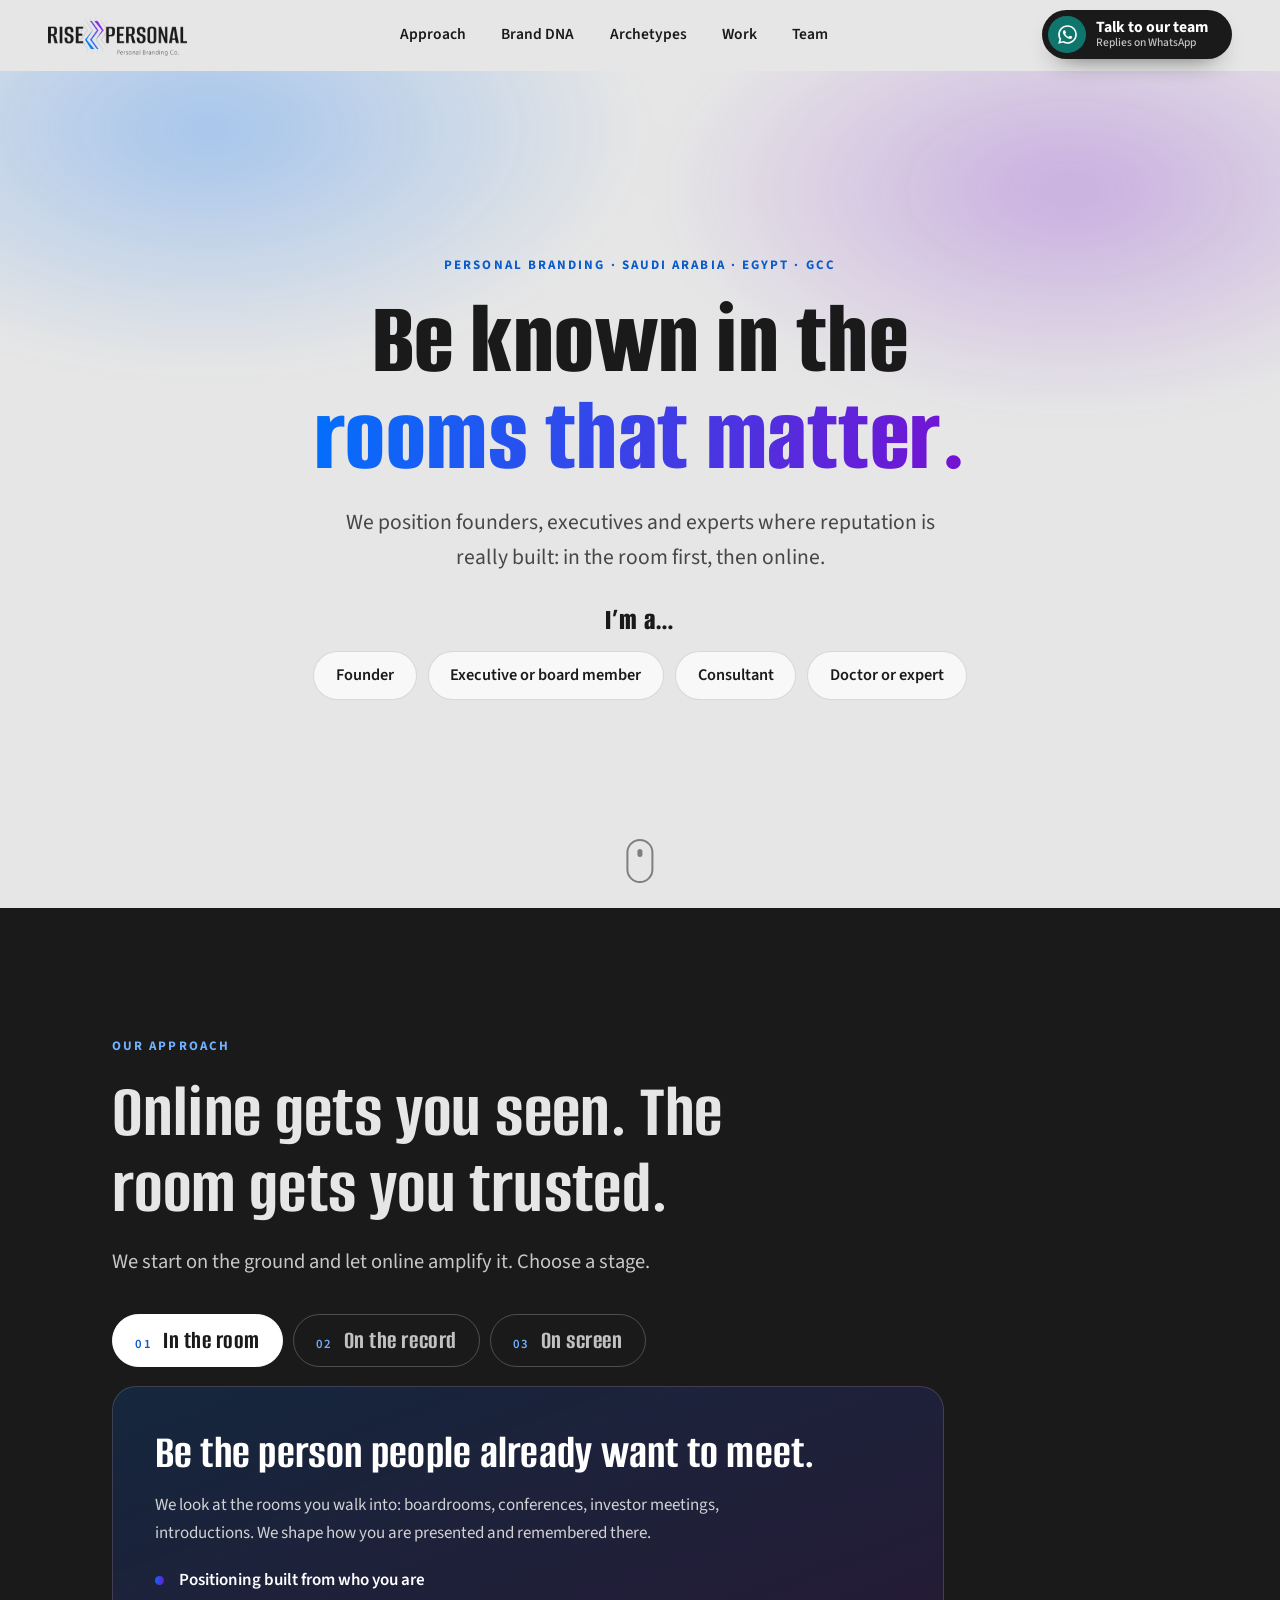
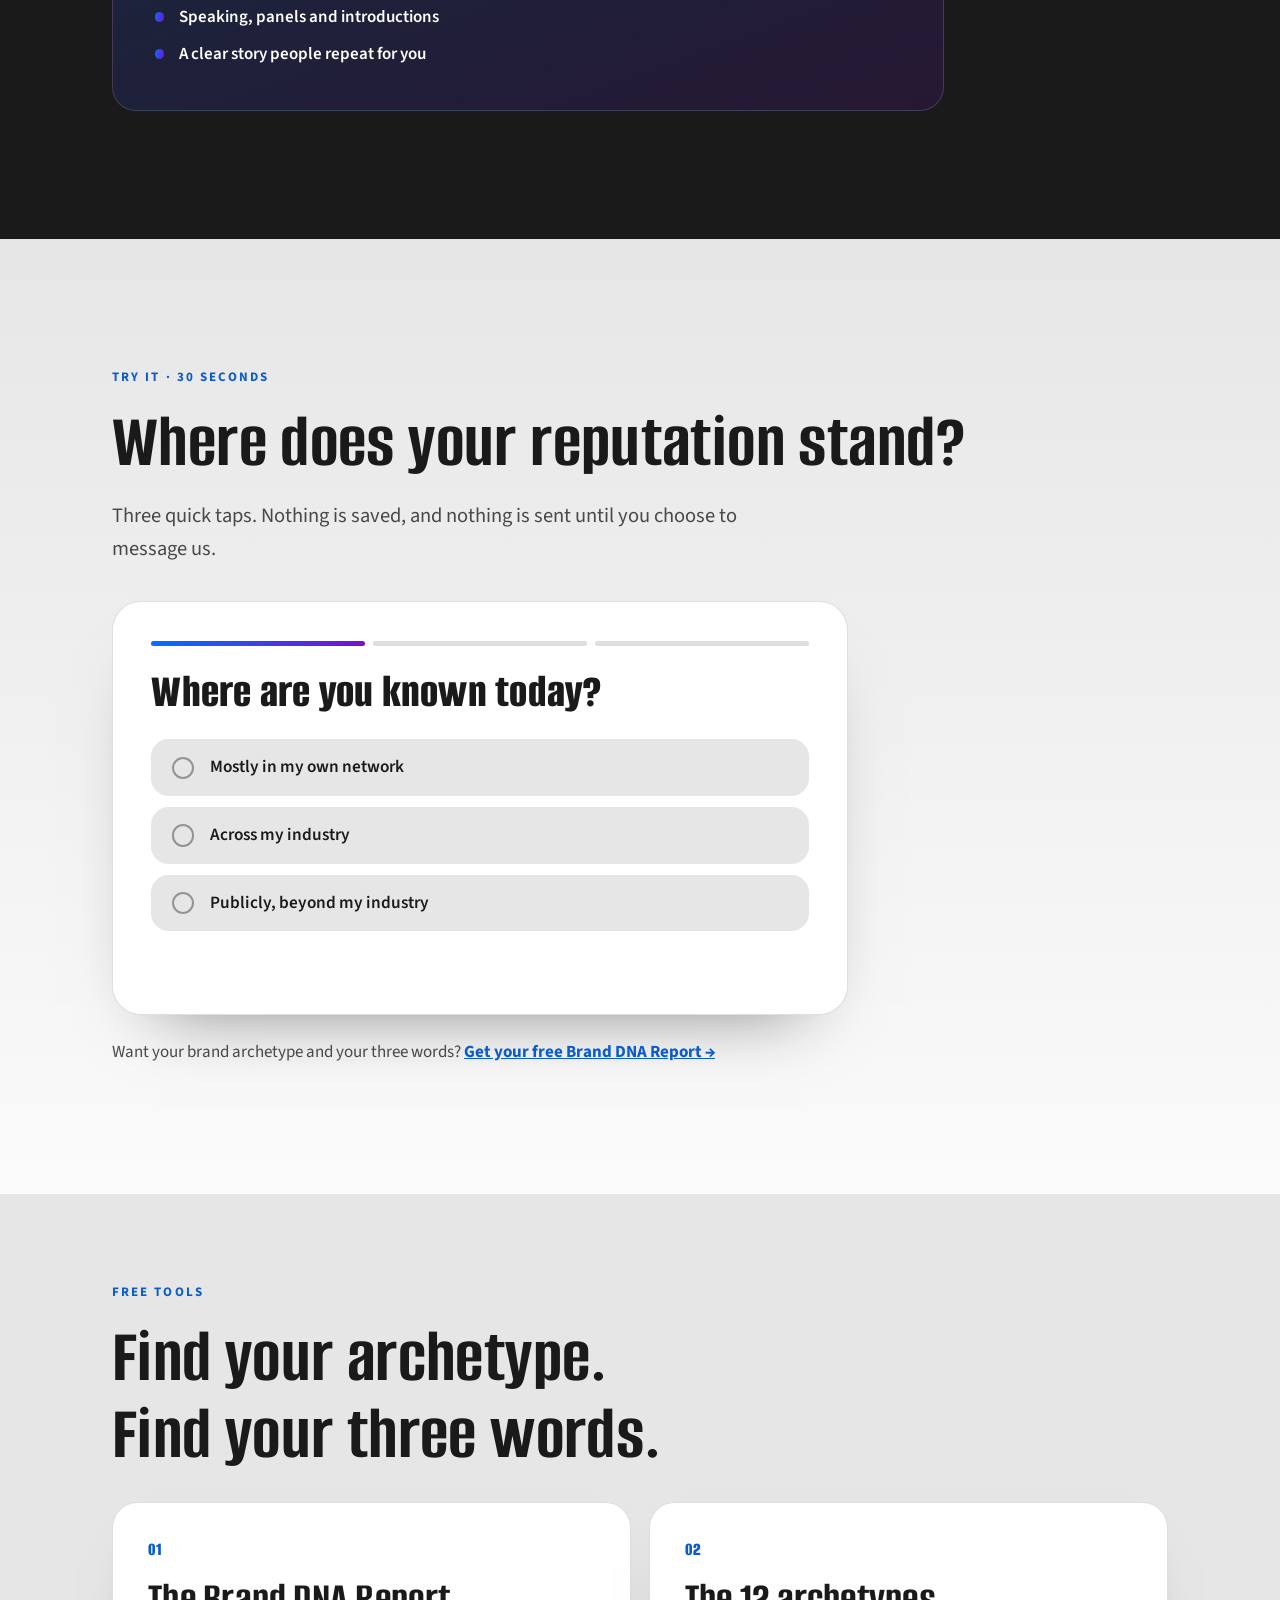
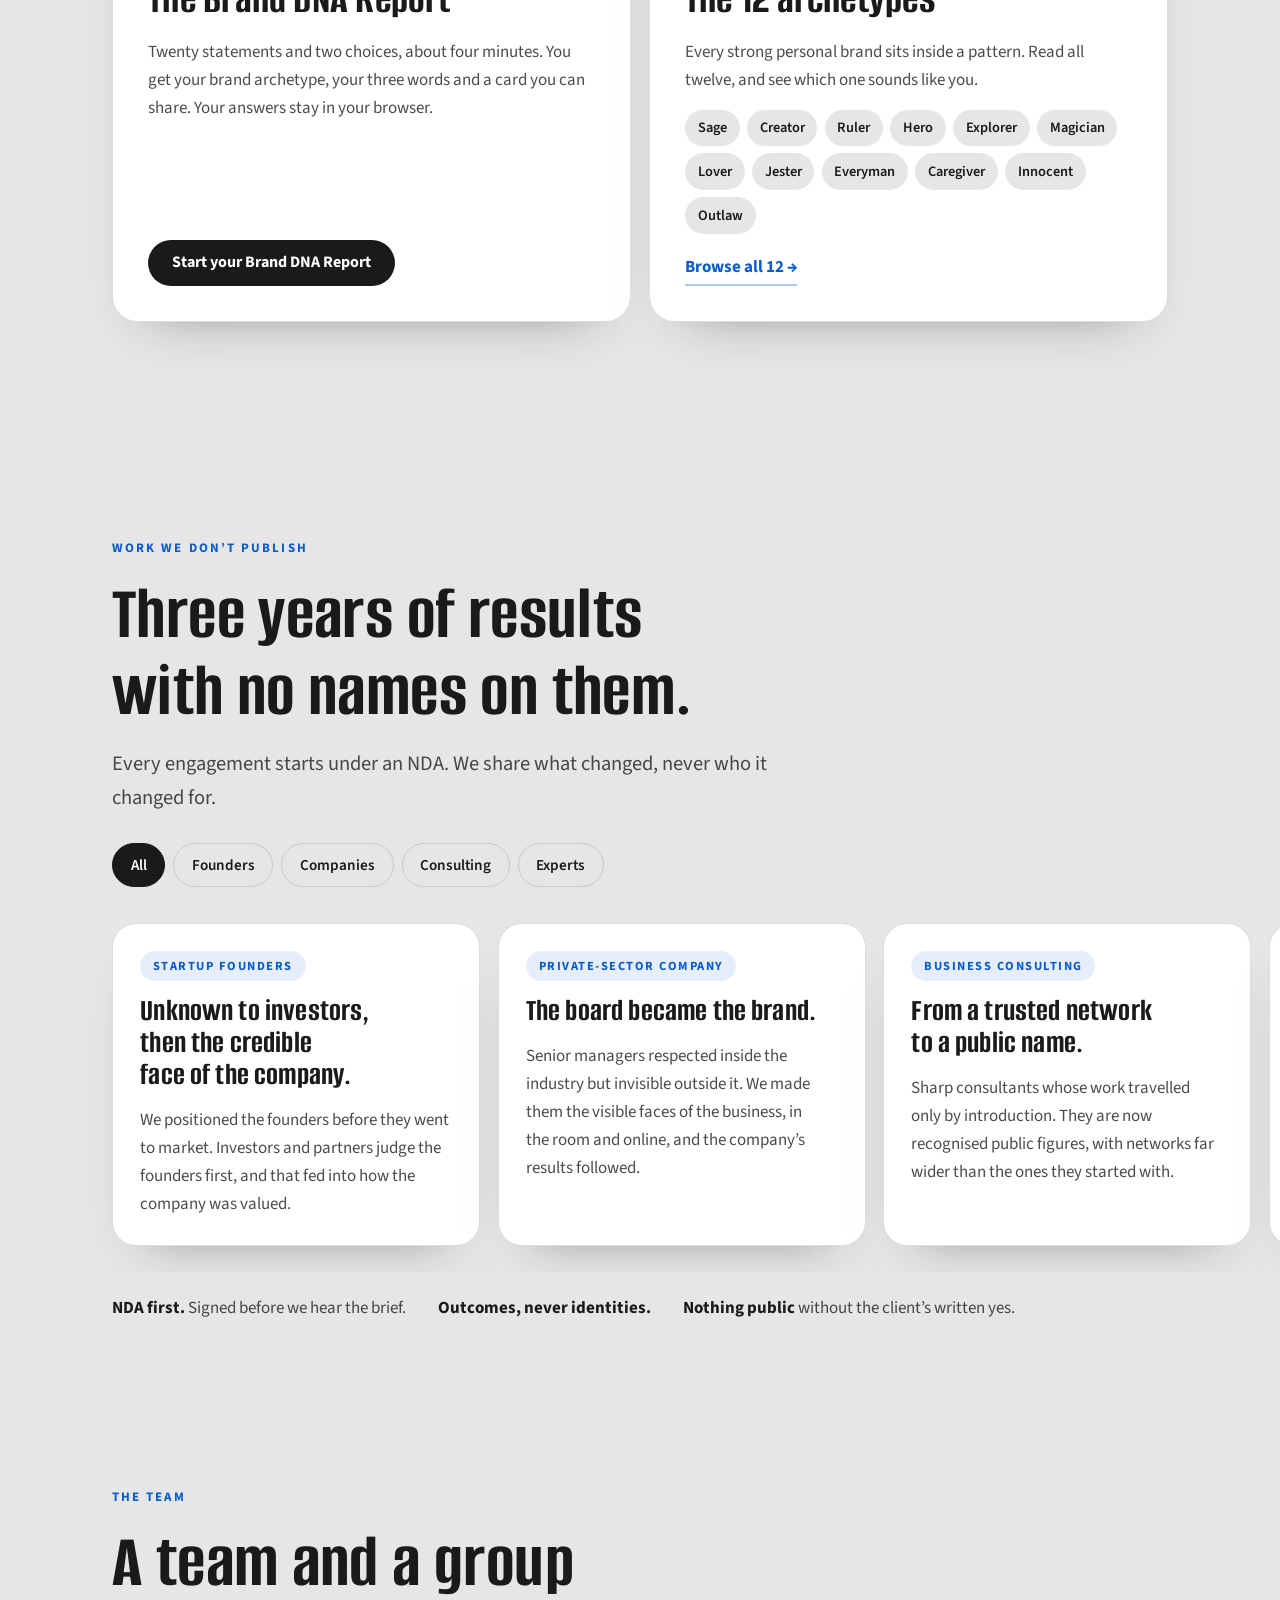
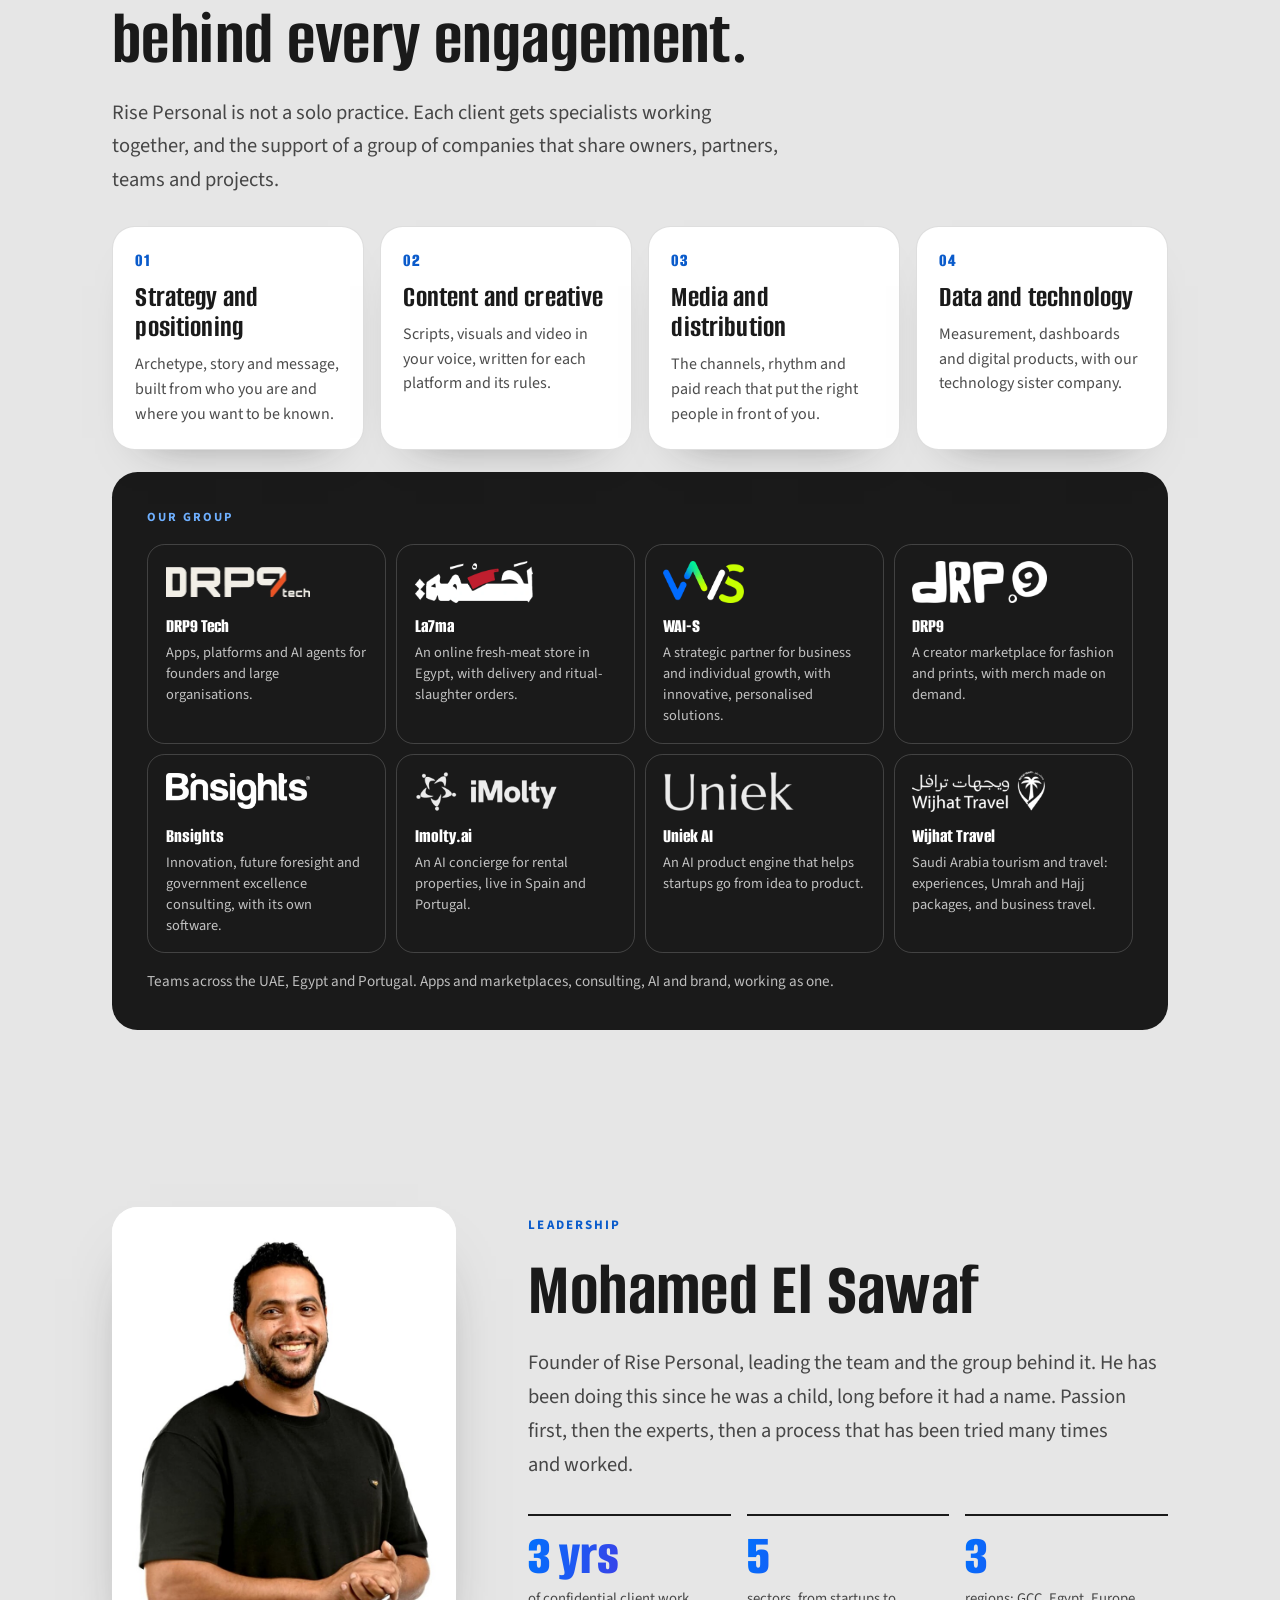
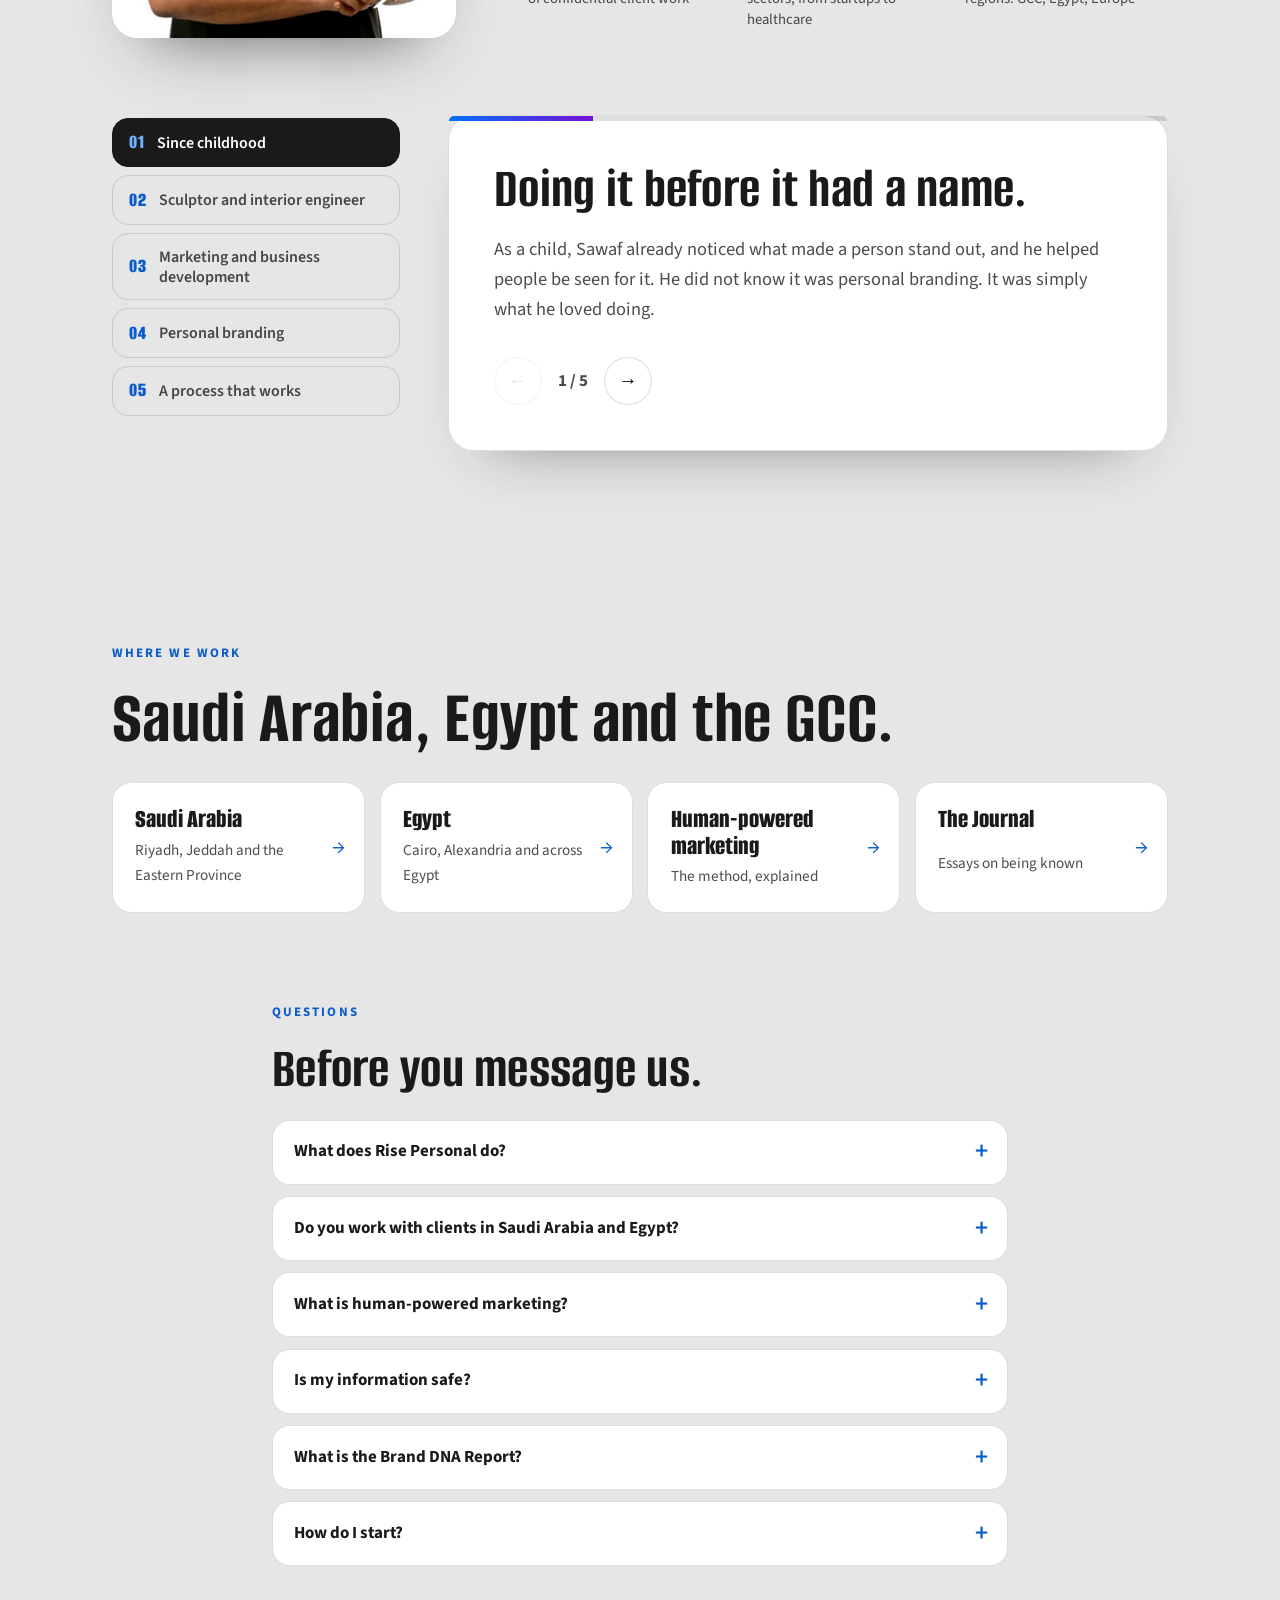
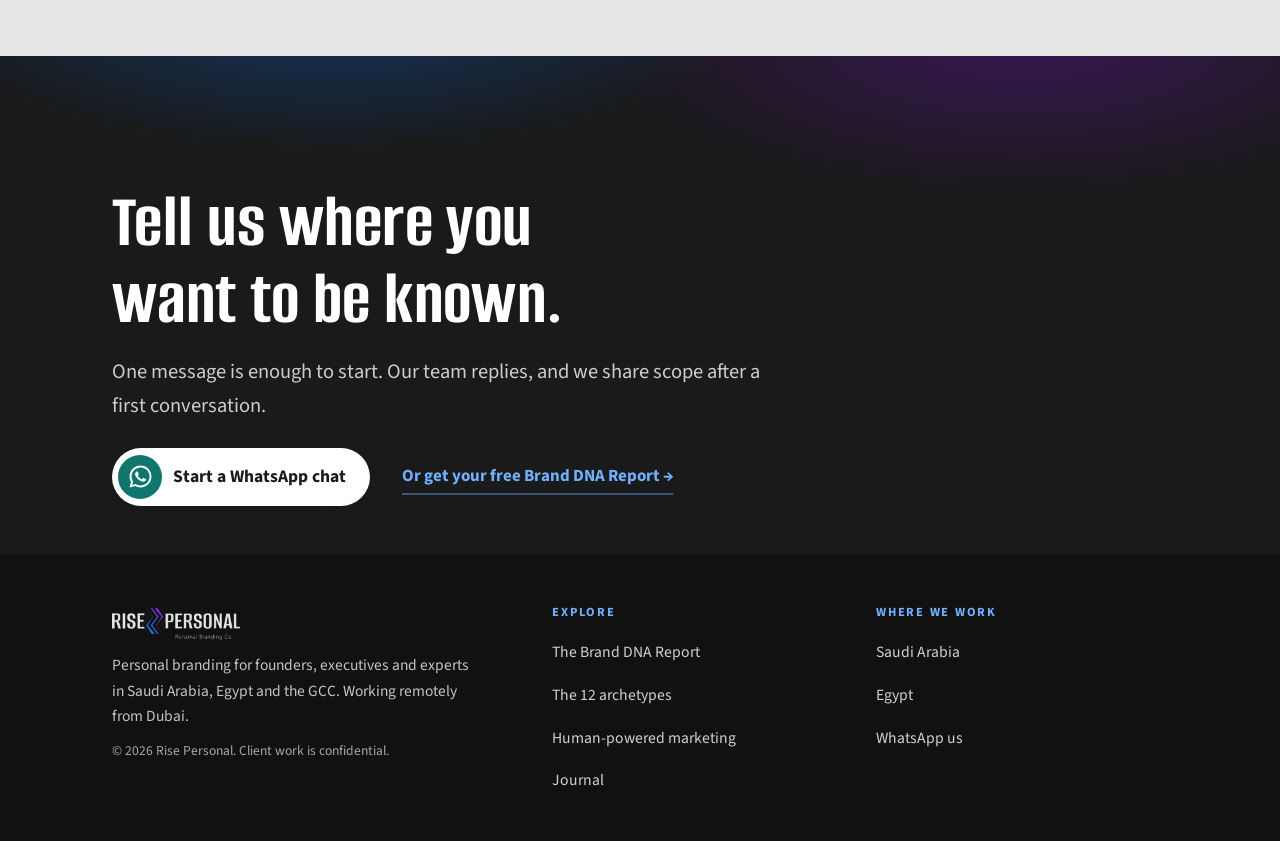
<file: index.html>
<!doctype html>
<html lang="en">
<head>
<meta charset="utf-8">
<meta name="viewport" content="width=device-width,initial-scale=1,viewport-fit=cover">
<noscript><style>.reveal{opacity:1!important;transform:none!important}</style></noscript>
<title>Personal Branding: Saudi Arabia, Egypt &amp; GCC | Rise Personal</title>
<meta name="description" content="Rise Personal positions founders, executives and experts where reputation is built: in the room first, then online. Saudi Arabia, Egypt and the GCC.">
<meta name="theme-color" content="#1A1A1A">
<meta name="robots" content="index,follow,max-image-preview:large">
<link rel="canonical" href="https://www.risepersonal.com/">
<link rel="alternate" hreflang="en" href="https://www.risepersonal.com/">
<link rel="alternate" hreflang="x-default" href="https://www.risepersonal.com/">
<link rel="icon" href="assets/favicon.png">
<meta property="og:type" content="website">
<meta property="og:site_name" content="Rise Personal">
<meta property="og:locale" content="en_US">
<meta property="og:title" content="Personal Branding: Saudi Arabia, Egypt &amp; GCC | Rise Personal">
<meta property="og:description" content="Rise Personal positions founders, executives and experts where reputation is built: in the room first, then online. Saudi Arabia, Egypt and the GCC.">
<meta property="og:url" content="https://www.risepersonal.com/">
<meta property="og:image" content="https://www.risepersonal.com/assets/og-rise-personal.jpg">
<meta property="og:image:width" content="1200">
<meta property="og:image:height" content="630">
<meta name="twitter:card" content="summary_large_image">
<meta name="twitter:title" content="Personal Branding: Saudi Arabia, Egypt &amp; GCC | Rise Personal">
<meta name="twitter:description" content="Rise Personal positions founders, executives and experts where reputation is built: in the room first, then online. Saudi Arabia, Egypt and the GCC.">
<meta name="twitter:image" content="https://www.risepersonal.com/assets/og-rise-personal.jpg">
<link rel="preconnect" href="https://fonts.googleapis.com">
<link rel="preconnect" href="https://fonts.gstatic.com" crossorigin>
<link href="https://fonts.googleapis.com/css2?family=Alumni+Sans:wght@500;700;800&family=Source+Sans+3:wght@400;500;600;700&display=swap" rel="stylesheet">
<link rel="stylesheet" href="assets/v3.css?v=20">
<script type="application/ld+json">
{
 "@context": "https://schema.org",
 "@graph": [
  {
   "@type": "ProfessionalService",
   "@id": "https://www.risepersonal.com/#org",
   "name": "Rise Personal",
   "url": "https://www.risepersonal.com/",
   "logo": "https://www.risepersonal.com/assets/logo-on-white.png",
   "image": "https://www.risepersonal.com/assets/og-rise-personal.jpg",
   "description": "Personal branding and human-powered marketing for founders, executives and experts in Saudi Arabia, Egypt and the GCC.",
   "slogan": "Be known in the rooms that matter.",
   "areaServed": [
    {
     "@type": "Country",
     "name": "Saudi Arabia"
    },
    {
     "@type": "Country",
     "name": "Egypt"
    },
    {
     "@type": "Country",
     "name": "United Arab Emirates"
    },
    {
     "@type": "AdministrativeArea",
     "name": "Gulf Cooperation Council"
    }
   ],
   "founder": {
    "@id": "https://www.risepersonal.com/#sawaf"
   },
   "affiliation": [
    {
     "@type": "Organization",
     "name": "DRP9 Tech",
     "url": "https://drp9-tech.com"
    },
    {
     "@type": "Organization",
     "name": "DRP9",
     "url": "https://drp9.com"
    },
    {
     "@type": "Organization",
     "name": "La7ma",
     "url": "https://la7ma.com"
    },
    {
     "@type": "Organization",
     "name": "WAI-S",
     "url": "https://wai-s.com"
    },
    {
     "@type": "Organization",
     "name": "Wijhat Travel",
     "url": "https://www.wijhattravel.com"
    },
    {
     "@type": "Organization",
     "name": "Bnsights",
     "url": "https://bnsights.com"
    },
    {
     "@type": "Organization",
     "name": "Imolty",
     "url": "https://imolty.ai"
    },
    {
     "@type": "Organization",
     "name": "Uniek AI",
     "url": "https://uniek.ai"
    }
   ],
   "knowsAbout": [
    "Personal branding",
    "Human-powered marketing",
    "Brand archetypes",
    "Executive positioning"
   ],
   "contactPoint": {
    "@type": "ContactPoint",
    "contactType": "sales",
    "telephone": "+971506832835",
    "availableLanguage": [
     "English"
    ],
    "url": "https://wa.me/971506832835"
   }
  },
  {
   "@type": "WebSite",
   "@id": "https://www.risepersonal.com/#website",
   "url": "https://www.risepersonal.com/",
   "name": "Rise Personal",
   "inLanguage": "en",
   "publisher": {
    "@id": "https://www.risepersonal.com/#org"
   }
  },
  {
   "@type": "Person",
   "@id": "https://www.risepersonal.com/#sawaf",
   "name": "Mohamed El Sawaf",
   "jobTitle": "Founder",
   "worksFor": {
    "@id": "https://www.risepersonal.com/#org"
   },
   "image": "https://www.risepersonal.com/assets/sawaf.jpg"
  },
  {
   "@type": "WebPage",
   "@id": "https://www.risepersonal.com/#webpage",
   "url": "https://www.risepersonal.com/",
   "name": "Personal Branding: Saudi Arabia, Egypt & GCC | Rise Personal",
   "description": "Rise Personal positions founders, executives and experts where reputation is built: in the room first, then online. Saudi Arabia, Egypt and the GCC.",
   "isPartOf": {
    "@id": "https://www.risepersonal.com/#website"
   },
   "about": {
    "@id": "https://www.risepersonal.com/#org"
   },
   "primaryImageOfPage": "https://www.risepersonal.com/assets/og-rise-personal.jpg"
  },
  {
   "@type": "FAQPage",
   "mainEntity": [
    {
     "@type": "Question",
     "name": "What does Rise Personal do?",
     "acceptedAnswer": {
      "@type": "Answer",
      "text": "Rise Personal is a personal branding agency that positions founders, executives and experts so the right people know and trust them. We start in the room, with speaking, introductions and a clear story, then put it on the record and online."
     }
    },
    {
     "@type": "Question",
     "name": "Do you work with clients in Saudi Arabia and Egypt?",
     "acceptedAnswer": {
      "@type": "Answer",
      "text": "Yes. We work with leaders, founders and teams in Saudi Arabia, Egypt and across the GCC, and with clients in Europe. We work remotely from Dubai and do not operate an office in Saudi Arabia or Egypt."
     }
    },
    {
     "@type": "Question",
     "name": "What is human-powered marketing?",
     "acceptedAnswer": {
      "@type": "Answer",
      "text": "It is a marketing approach built on people rather than logos or products, because people trust people. The most reliable brand a company has is the visible reputation of the people who lead it."
     }
    },
    {
     "@type": "Question",
     "name": "Is my information safe?",
     "acceptedAnswer": {
      "@type": "Answer",
      "text": "Yes. We sign an NDA before we hear the brief, and we never name a client, quote them or show their work without their written approval."
     }
    },
    {
     "@type": "Question",
     "name": "What is the Brand DNA Report?",
     "acceptedAnswer": {
      "@type": "Answer",
      "text": "The Brand DNA Report is a free assessment of twenty statements and two choices. It names your brand archetype and your three words in about four minutes. Your answers stay in your browser."
     }
    },
    {
     "@type": "Question",
     "name": "How do I start?",
     "acceptedAnswer": {
      "@type": "Answer",
      "text": "Message us on WhatsApp, or take the Brand DNA Report first. We share scope and pricing after a first conversation about your goals."
     }
    }
   ]
  }
 ]
}
</script>
</head>
<body>
<a class="skip" href="#main">Skip to content</a>
<div class="progress" aria-hidden="true"></div>
<header class="top">
  <a class="brand" href="index.html" aria-label="Rise Personal, home"><img src="assets/logo-on-white.png" alt="Rise Personal" width="160" height="48"></a>
  <nav class="nav-d" aria-label="Primary"><a href="#approach">Approach</a><a href="brand-dna-report.html">Brand DNA</a><a href="archetypes.html">Archetypes</a><a href="#work">Work</a><a href="#team">Team</a></nav>
  <a class="btn btn-wa btn-head" data-wa href="https://wa.me/971506832835"><span class="tx"><b>Talk to our team</b><small>Replies on WhatsApp</small></span></a>
  <button class="burger" type="button" aria-expanded="false" aria-controls="menu" aria-label="Open menu"><span aria-hidden="true"><i></i><i></i><i></i></span></button>
</header>
<div class="menu" id="menu" hidden><nav aria-label="Menu"><a href="#approach">Approach</a><a href="brand-dna-report.html">Brand DNA</a><a href="archetypes.html">Archetypes</a><a href="#work">Work</a><a href="#team">Team</a><a href="personal-branding-saudi-arabia.html">Saudi Arabia</a><a href="personal-branding-egypt.html">Egypt</a><a href="human-powered-marketing.html">Human-powered marketing</a><a href="journal.html">Journal</a></nav></div>
<main id="main">

<!-- 1 · HERO + PICKER -->
<section class="hero" aria-labelledby="h1">
  <div class="glow" aria-hidden="true"></div>
  <p class="eyebrow">Personal branding · Saudi Arabia · Egypt · GCC</p>
  <h1 id="h1">Be known in the <span class="grad">rooms that matter.</span></h1>
  <p class="sub">We position founders, executives and experts where reputation is really built: in the room first, then online.</p>

  <div class="picker" role="radiogroup" aria-labelledby="pick-q">
    <p id="pick-q" class="pick-q">I’m a…</p>
    <div class="chips">
      <button type="button" class="chip" role="radio" aria-checked="false" data-role="founder">Founder</button>
      <button type="button" class="chip" role="radio" aria-checked="false" data-role="exec">Executive or board member</button>
      <button type="button" class="chip" role="radio" aria-checked="false" data-role="consultant">Consultant</button>
      <button type="button" class="chip" role="radio" aria-checked="false" data-role="expert">Doctor or expert</button>
    </div>
    <div class="answer" id="answer" aria-live="polite" hidden>
      <p class="answer-line" id="answer-line"></p>
      <p class="answer-sub" id="answer-sub"></p>
      <div class="answer-cta">
        <a class="btn btn-wa magnet" id="answer-wa" data-wa href="https://wa.me/971506832835">Start a WhatsApp chat</a>
        <a class="btn-link" href="#work" id="answer-story">See a story like yours →</a>
      </div>
    </div>
  </div>
  <a class="scroll-cue" href="#approach" aria-label="Scroll to the approach"><span></span></a>
</section>

<!-- 2 · APPROACH -->
<section id="approach" class="approach" aria-labelledby="h-approach">
  <div class="wrap">
    <p class="eyebrow reveal">Our approach</p>
    <h2 id="h-approach" class="reveal">Online gets you seen. The room gets you trusted.</h2>
    <p class="lede reveal">We start on the ground and let online amplify it. Choose a stage.</p>

    <div class="tabs" role="tablist" aria-label="Three stages of positioning">
      <button role="tab" id="t1" aria-selected="true" aria-controls="p1" class="tab"><span>01</span>In the room</button>
      <button role="tab" id="t2" aria-selected="false" aria-controls="p2" class="tab" tabindex="-1"><span>02</span>On the record</button>
      <button role="tab" id="t3" aria-selected="false" aria-controls="p3" class="tab" tabindex="-1"><span>03</span>On screen</button>
    </div>
    <div class="panels">
      <article id="p1" role="tabpanel" aria-labelledby="t1" class="panel">
        <h3>Be the person people already want to meet.</h3>
        <p>We look at the rooms you walk into: boardrooms, conferences, investor meetings, introductions. We shape how you are presented and remembered there.</p>
        <ul><li>Positioning built from who you are</li><li>Speaking, panels and introductions</li><li>A clear story people repeat for you</li></ul>
      </article>
      <article id="p2" role="tabpanel" aria-labelledby="t2" class="panel" hidden>
        <h3>Be quoted, listed and referenced.</h3>
        <p>Once the story is clear, we put it on the record: press, interviews, profiles and credible mentions that a search or an investor will find.</p>
        <ul><li>Media and thought-leadership plan</li><li>Profiles and features</li><li>Reputation that survives a Google search</li></ul>
      </article>
      <article id="p3" role="tabpanel" aria-labelledby="t3" class="panel" hidden>
        <h3>Show up online as the same person.</h3>
        <p>LinkedIn, video and content that sound like you, not like an agency. Online follows the reputation you earn in the room, so it stays consistent and human.</p>
        <ul><li>Content and scripts in your voice</li><li>Video, short-form and social</li><li>Distribution and paid reach</li></ul>
      </article>
    </div>
  </div>
</section>

<!-- 2b · REPUTATION CHECK -->
<section id="check" class="check" aria-labelledby="h-check">
  <div class="wrap">
    <p class="eyebrow reveal">Try it · 30 seconds</p>
    <h2 id="h-check" class="reveal">Where does your reputation stand?</h2>
    <p class="lede reveal">Three quick taps. Nothing is saved, and nothing is sent until you choose to message us.</p>
    <div class="quiz reveal" id="rc" aria-live="polite">
      <div class="dots" aria-hidden="true"><i class="on"></i><i></i><i></i></div>
      <div class="q-body" id="rc-body"></div>
      <div class="q-nav"><button type="button" class="btn-link" id="rc-back" hidden>← Back</button></div>
    </div>
    <p class="after-quiz reveal">Want your brand archetype and your three words? <a href="brand-dna-report.html">Get your free Brand DNA Report →</a></p>
  </div>
</section>

<!-- 2c · SNAPSHOT + ARCHETYPES -->
<section id="snapshot" class="band" aria-labelledby="h-snap">
  <div class="wrap">
    <p class="eyebrow reveal">Free tools</p>
    <h2 id="h-snap" class="reveal">Find your archetype. Find your three words.</h2>
    <div class="band-grid">
      <article class="tool reveal">
        <span class="tool-n">01</span>
        <h3>The Brand DNA Report</h3>
        <p>Twenty statements and two choices, about four minutes. You get your brand archetype, your three words and a card you can share. Your answers stay in your browser.</p>
        <a class="btn btn-ink" href="brand-dna-report.html">Start your Brand DNA Report</a>
      </article>
      <article class="tool reveal" style="--i:1">
        <span class="tool-n">02</span>
        <h3>The 12 archetypes</h3>
        <p>Every strong personal brand sits inside a pattern. Read all twelve, and see which one sounds like you.</p>
        <div class="pills"><a href="archetypes.html#sage">Sage</a><a href="archetypes.html#creator">Creator</a><a href="archetypes.html#ruler">Ruler</a><a href="archetypes.html#hero">Hero</a><a href="archetypes.html#explorer">Explorer</a><a href="archetypes.html#magician">Magician</a><a href="archetypes.html#lover">Lover</a><a href="archetypes.html#jester">Jester</a><a href="archetypes.html#everyman">Everyman</a><a href="archetypes.html#caregiver">Caregiver</a><a href="archetypes.html#innocent">Innocent</a><a href="archetypes.html#outlaw">Outlaw</a></div>
        <a class="btn-link" href="archetypes.html">Browse all 12 →</a>
      </article>
    </div>
  </div>
</section>

<!-- 3 · WORK -->
<section id="work" class="work" aria-labelledby="h-work">
  <div class="wrap">
    <p class="eyebrow reveal">Work we don’t publish</p>
    <h2 id="h-work" class="reveal">Three years of results with no names on them.</h2>
    <p class="lede reveal">Every engagement starts under an NDA. We share what changed, never who it changed for.</p>
    <div class="filters" role="group" aria-label="Filter stories">
      <button class="f on" data-f="all" aria-pressed="true">All</button>
      <button class="f" data-f="founder" aria-pressed="false">Founders</button>
      <button class="f" data-f="exec" aria-pressed="false">Companies</button>
      <button class="f" data-f="consultant" aria-pressed="false">Consulting</button>
      <button class="f" data-f="expert" aria-pressed="false">Experts</button>
    </div>
  </div>
  <div class="rail" tabindex="0" aria-label="Success stories, scroll sideways">
    <article class="story" data-for="founder">
      <span class="tag">Startup founders</span>
      <h3>Unknown to investors, then the credible face of the company.</h3>
      <p>We positioned the founders before they went to market. Investors and partners judge the founders first, and that fed into how the company was valued.</p>
    </article>
    <article class="story" data-for="exec">
      <span class="tag">Private-sector company</span>
      <h3>The board became the brand.</h3>
      <p>Senior managers respected inside the industry but invisible outside it. We made them the visible faces of the business, in the room and online, and the company’s results followed.</p>
    </article>
    <article class="story" data-for="consultant">
      <span class="tag">Business consulting</span>
      <h3>From a trusted network to a public name.</h3>
      <p>Sharp consultants whose work travelled only by introduction. They are now recognised public figures, with networks far wider than the ones they started with.</p>
    </article>
    <article class="story" data-for="expert">
      <span class="tag">Healthcare</span>
      <h3>Known by word of mouth, now by reputation.</h3>
      <p>A physician whose expertise was known to few. We built her message around her values and made it visible, within the rules her profession sets.</p>
    </article>
    <article class="story" data-for="expert">
      <span class="tag">Sustainability</span>
      <h3>From no online presence to a recognised voice.</h3>
      <p>A sustainability leader with no public profile. We started with what she stands for, then built her presence on the ground and online.</p>
    </article>
    <article class="story story-nda" data-for="all">
      <span class="tag">Your story</span>
      <h3>Want to know more?</h3>
      <p>Ask for a confidential introduction. We share only what each client has agreed to.</p>
      <a class="btn btn-wa" data-wa data-msg="Hello Rise Personal, I'd like a confidential introduction." href="https://wa.me/971506832835">Request an introduction</a>
    </article>
  </div>
  <div class="wrap">
    <ul class="promise reveal">
      <li><strong>NDA first.</strong> Signed before we hear the brief.</li>
      <li><strong>Outcomes, never identities.</strong></li>
      <li><strong>Nothing public</strong> without the client’s written yes.</li>
    </ul>
  </div>
</section>

<!-- 3c · TEAM -->
<section id="team" class="team" aria-labelledby="h-team">
  <div class="wrap">
    <p class="eyebrow reveal">The team</p>
    <h2 id="h-team" class="reveal">A team and a group behind every engagement.</h2>
    <p class="lede reveal">Rise Personal is not a solo practice. Each client gets specialists working together, and the support of a group of companies that share owners, partners, teams and projects.</p>
    <div class="team-grid">
      <article class="tm reveal"><span class="tool-n">01</span><h3>Strategy and positioning</h3><p>Archetype, story and message, built from who you are and where you want to be known.</p></article>
      <article class="tm reveal" style="--i:1"><span class="tool-n">02</span><h3>Content and creative</h3><p>Scripts, visuals and video in your voice, written for each platform and its rules.</p></article>
      <article class="tm reveal" style="--i:2"><span class="tool-n">03</span><h3>Media and distribution</h3><p>The channels, rhythm and paid reach that put the right people in front of you.</p></article>
      <article class="tm reveal" style="--i:3"><span class="tool-n">04</span><h3>Data and technology</h3><p>Measurement, dashboards and digital products, with our technology sister company.</p></article>
    </div>
    <div class="group reveal">
      <p class="group-h">Our group</p>
      <ul class="group-l">
        <li><a href="https://drp9-tech.com" target="_blank" rel="noopener"><span class="g-logo"><img src="assets/g/drp9tech.webp" alt="" width="582" height="120" loading="lazy" decoding="async"></span><b>DRP9 Tech</b><span class="g-d">Apps, platforms and AI agents for founders and large organisations.</span></a></li>
        <li><a href="https://la7ma.com" target="_blank" rel="noopener"><span class="g-logo"><img src="assets/g/la7ma.webp" alt="" width="341" height="120" loading="lazy" decoding="async"></span><b>La7ma</b><span class="g-d">An online fresh-meat store in Egypt, with delivery and ritual-slaughter orders.</span></a></li>
        <li><a href="https://wai-s.com" target="_blank" rel="noopener"><span class="g-logo"><img src="assets/g/wais.webp" alt="" width="233" height="120" loading="lazy" decoding="async"></span><b>WAI-S</b><span class="g-d">A strategic partner for business and individual growth, with innovative, personalised solutions.</span></a></li>
        <li><a href="https://drp9.com" target="_blank" rel="noopener"><span class="g-logo"><img src="assets/g/drp9.webp" alt="" width="388" height="120" loading="lazy" decoding="async"></span><b>DRP9</b><span class="g-d">A creator marketplace for fashion and prints, with merch made on demand.</span></a></li>
        <li><a href="https://bnsights.com" target="_blank" rel="noopener"><span class="g-logo"><img src="assets/g/bnsights.webp" alt="" width="483" height="120" loading="lazy" decoding="async"></span><b>Bnsights</b><span class="g-d">Innovation, future foresight and government excellence consulting, with its own software.</span></a></li>
        <li><a href="https://imolty.ai" target="_blank" rel="noopener"><span class="g-logo"><img src="assets/g/imolty.webp" alt="" width="414" height="120" loading="lazy" decoding="async"></span><b>Imolty.ai</b><span class="g-d">An AI concierge for rental properties, live in Spain and Portugal.</span></a></li>
        <li><a href="https://uniek.ai" target="_blank" rel="noopener"><span class="g-logo"><img src="assets/g/uniek.webp" alt="" width="381" height="120" loading="lazy" decoding="async"></span><b>Uniek AI</b><span class="g-d">An AI product engine that helps startups go from idea to product.</span></a></li>
        <li><a href="https://www.wijhattravel.com" target="_blank" rel="noopener"><span class="g-logo"><img src="assets/g/wijhat.webp" alt="" width="384" height="120" loading="lazy" decoding="async"></span><b>Wijhat Travel</b><span class="g-d">Saudi Arabia tourism and travel: experiences, Umrah and Hajj packages, and business travel.</span></a></li>
      </ul>
      <p class="group-n">Teams across the UAE, Egypt and Portugal. Apps and marketplaces, consulting, AI and brand, working as one.</p>
    </div>
  </div>
</section>

<!-- 4 · FOUNDER -->
<section id="founder" class="founder" aria-labelledby="h-founder">
  <div class="wrap">
    <div class="founder-head">
      <figure class="photo reveal"><img src="assets/sawaf.jpg" width="800" height="1000" loading="lazy" decoding="async" alt="Mohamed El Sawaf, founder of Rise Personal"></figure>
      <div class="reveal">
        <p class="eyebrow">Leadership</p>
        <h2 id="h-founder">Mohamed El Sawaf</h2>
        <p class="lede">Founder of Rise Personal, leading the team and the group behind it. He has been doing this since he was a child, long before it had a name. Passion first, then the experts, then a process that has been tried many times and worked.</p>
        <div class="facts">
          <div><b>3 yrs</b><span>of confidential client work</span></div>
          <div><b>5</b><span>sectors, from startups to healthcare</span></div>
          <div><b>3</b><span>regions: GCC, Egypt, Europe</span></div>
        </div>
      </div>
    </div>

    <div class="journey reveal" aria-label="Sawaf's journey">
      <ol class="steps" role="tablist" aria-label="Chapters of the journey">
        <li role="presentation"><button role="tab" id="c1" aria-selected="true" aria-controls="cp1"><b>01</b><span>Since childhood</span></button></li>
        <li role="presentation"><button role="tab" id="c2" aria-selected="false" aria-controls="cp2" tabindex="-1"><b>02</b><span>Sculptor and interior engineer</span></button></li>
        <li role="presentation"><button role="tab" id="c3" aria-selected="false" aria-controls="cp3" tabindex="-1"><b>03</b><span>Marketing and business development</span></button></li>
        <li role="presentation"><button role="tab" id="c4" aria-selected="false" aria-controls="cp4" tabindex="-1"><b>04</b><span>Personal branding</span></button></li>
        <li role="presentation"><button role="tab" id="c5" aria-selected="false" aria-controls="cp5" tabindex="-1"><b>05</b><span>A process that works</span></button></li>
      </ol>
      <div class="chapters">
        <div class="track" aria-hidden="true"><i id="track-fill"></i></div>
        <article id="cp1" role="tabpanel" aria-labelledby="c1" class="chapter">
          <h3>Doing it before it had a name.</h3>
          <p>As a child, Sawaf already noticed what made a person stand out, and he helped people be seen for it. He did not know it was personal branding. It was simply what he loved doing.</p>
        </article>
        <article id="cp2" role="tabpanel" aria-labelledby="c2" class="chapter" hidden>
          <h3>A sculptor who creates from scratch.</h3>
          <p>Sawaf graduated from the sculpture department and worked as an interior engineer. His selling point was sculpture: the ability to imagine something and create it from nothing. Before he changed careers, he also made many statues and sculptures across Egypt.</p>
          <p>Shaping something raw until people stop and look taught him a lasting lesson. The same eye for form and presence now goes into how people are seen.</p>
        </article>
        <article id="cp3" role="tabpanel" aria-labelledby="c3" class="chapter" hidden>
          <h3>Learning how business really moves.</h3>
          <p>He moved into marketing and business development. He worked with public-sector clients through <a href="https://bnsights.com" rel="noopener">Bnsights</a>, and on large private-sector projects for high-end clients. He learned how companies win trust, how deals are made, and why people buy from people long before they buy from brands.</p>
          <p>He never did it alone. He and his partners complete the puzzle together, each bringing what the others lack.</p>
        </article>
        <article id="cp4" role="tabpanel" aria-labelledby="c4" class="chapter" hidden>
          <h3>The pattern had a name.</h3>
          <p>Then it became clear: what he had always done was personal branding. And it was impressive what it could do. Supporting people to unleash their potential changed their position and their income. He turned his passion into his work.</p>
        </article>
        <article id="cp5" role="tabpanel" aria-labelledby="c5" class="chapter" hidden>
          <h3>From a talent to a method.</h3>
          <p>He learned from the experts, then tested what he learned with real clients, again and again. What began as passion and talent became a story and a process: frameworks that were tried many times, and they worked.</p>
          <div class="method-mini">
            <span><b>Discovery</b> We listen first.</span>
            <span><b>Blueprint</b> Your voice and values take shape.</span>
            <span><b>Services</b> Your message, identity and reach.</span>
          </div>
        </article>
        <div class="ch-nav">
          <button type="button" class="ch-btn" id="ch-prev" aria-label="Previous chapter">←</button>
          <span id="ch-count" aria-live="polite">1 / 5</span>
          <button type="button" class="ch-btn" id="ch-next" aria-label="Next chapter">→</button>
        </div>
      </div>
    </div>
  </div>
</section>

<!-- 4b · MARKETS -->
<section id="markets" class="markets" aria-labelledby="h-markets">
  <div class="wrap">
    <p class="eyebrow reveal">Where we work</p>
    <h2 id="h-markets" class="reveal">Saudi Arabia, Egypt and the GCC.</h2>
    <div class="mk-grid">
      <a class="mk reveal" href="personal-branding-saudi-arabia.html"><b>Saudi Arabia</b><span>Riyadh, Jeddah and the Eastern Province</span><i aria-hidden="true">→</i></a>
      <a class="mk reveal" style="--i:1" href="personal-branding-egypt.html"><b>Egypt</b><span>Cairo, Alexandria and across Egypt</span><i aria-hidden="true">→</i></a>
      <a class="mk reveal" style="--i:2" href="human-powered-marketing.html"><b>Human-powered marketing</b><span>The method, explained</span><i aria-hidden="true">→</i></a>
      <a class="mk reveal" style="--i:3" href="journal.html"><b>The Journal</b><span>Essays on being known</span><i aria-hidden="true">→</i></a>
    </div>
  </div>
</section>

<!-- 4c · FAQ -->
<section id="faq" class="faq" aria-labelledby="h-faq">
  <div class="wrap faq-wrap">
    <p class="eyebrow reveal">Questions</p>
    <h2 id="h-faq" class="reveal">Before you message us.</h2>
    <div class="faq-list reveal">
      <details class="faq-item" name="faq"><summary>What does Rise Personal do?</summary><p>Rise Personal is a personal branding agency that positions founders, executives and experts so the right people know and trust them. We start in the room, with speaking, introductions and a clear story, then put it on the record and online.</p></details>
      <details class="faq-item" name="faq"><summary>Do you work with clients in Saudi Arabia and Egypt?</summary><p>Yes. We work with leaders, founders and teams in Saudi Arabia, Egypt and across the GCC, and with clients in Europe. We work remotely from Dubai and do not operate an office in Saudi Arabia or Egypt.</p></details>
      <details class="faq-item" name="faq"><summary>What is human-powered marketing?</summary><p>It is a marketing approach built on people rather than logos or products, because people trust people. The most reliable brand a company has is the visible reputation of the people who lead it.</p></details>
      <details class="faq-item" name="faq"><summary>Is my information safe?</summary><p>Yes. We sign an NDA before we hear the brief, and we never name a client, quote them or show their work without their written approval.</p></details>
      <details class="faq-item" name="faq"><summary>What is the Brand DNA Report?</summary><p>The Brand DNA Report is a free assessment of twenty statements and two choices. It names your brand archetype and your three words in about four minutes. Your answers stay in your browser.</p></details>
      <details class="faq-item" name="faq"><summary>How do I start?</summary><p>Message us on WhatsApp, or get the free Brand DNA Report first. We share scope and pricing after a first conversation about your goals.</p></details>
    </div>
  </div>
</section>

<!-- 5 · CTA -->
<section class="cta" aria-labelledby="h-cta">
  <div class="wrap">
    <h2 id="h-cta">Tell us where you want to be known.</h2>
    <p class="lede">One message is enough to start. Our team replies, and we share scope after a first conversation.</p>
    <div class="cta-row">
      <a class="btn btn-wa btn-lg magnet" data-wa href="https://wa.me/971506832835">Start a WhatsApp chat</a>
      <a class="btn-link light" href="brand-dna-report.html">Or get your free Brand DNA Report →</a>
    </div>
  </div>
</section>
</main>
<footer class="foot">
  <div class="wrap foot-grid">
    <div>
      <img src="assets/logo-on-black.png" alt="Rise Personal" width="140" height="42" loading="lazy">
      <p>Personal branding for founders, executives and experts in Saudi Arabia, Egypt and the GCC. Working remotely from Dubai.</p>
      <p class="small">© 2026 Rise Personal. Client work is confidential.</p>
    </div>
    <nav aria-label="Footer">
      <b>Explore</b>
      <a href="brand-dna-report.html">The Brand DNA Report</a>
      <a href="archetypes.html">The 12 archetypes</a>
      <a href="human-powered-marketing.html">Human-powered marketing</a>
      <a href="journal.html">Journal</a>
    </nav>
    <nav aria-label="Markets">
      <b>Where we work</b>
      <a href="personal-branding-saudi-arabia.html">Saudi Arabia</a>
      <a href="personal-branding-egypt.html">Egypt</a>
      <a data-wa href="https://wa.me/971506832835">WhatsApp us</a>
    </nav>
  </div>
</footer>
<script src="assets/site.js" defer></script>
<script src="assets/home.js" defer></script>
</body>
</html>
</file>
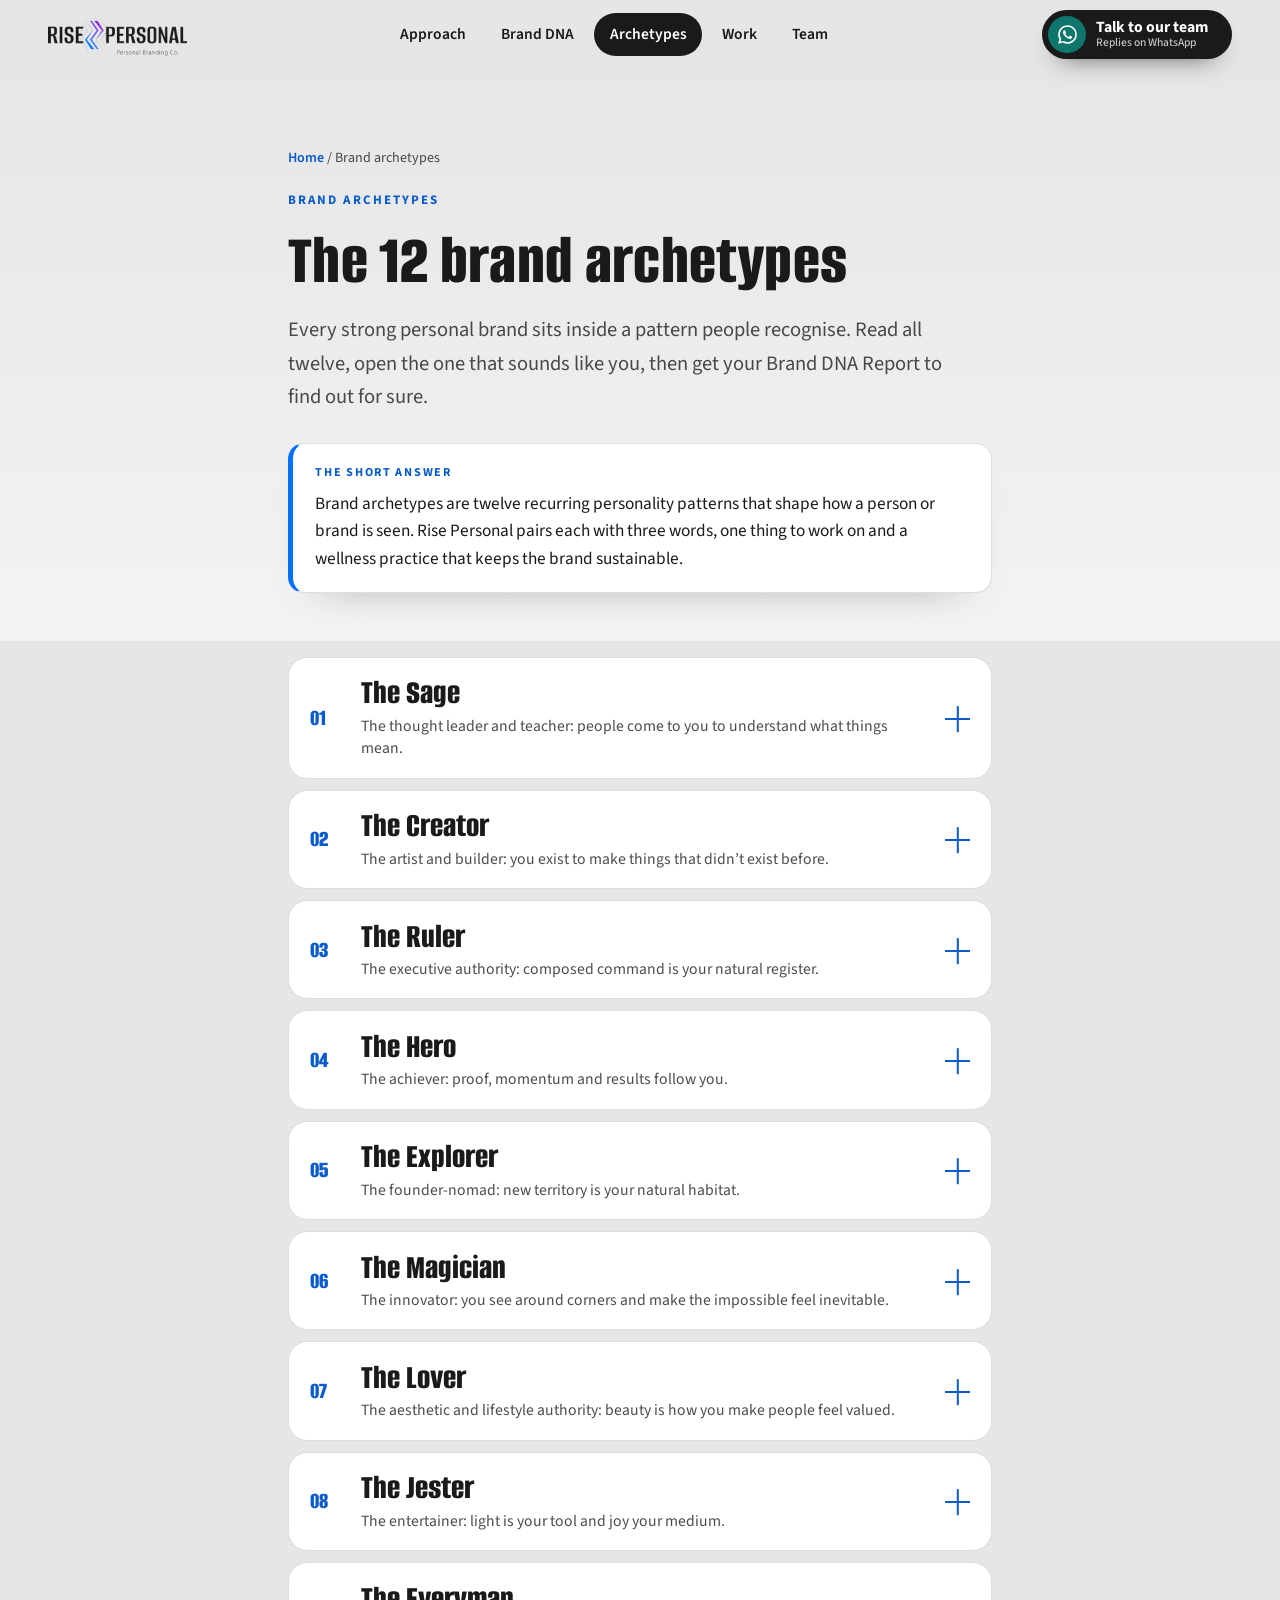
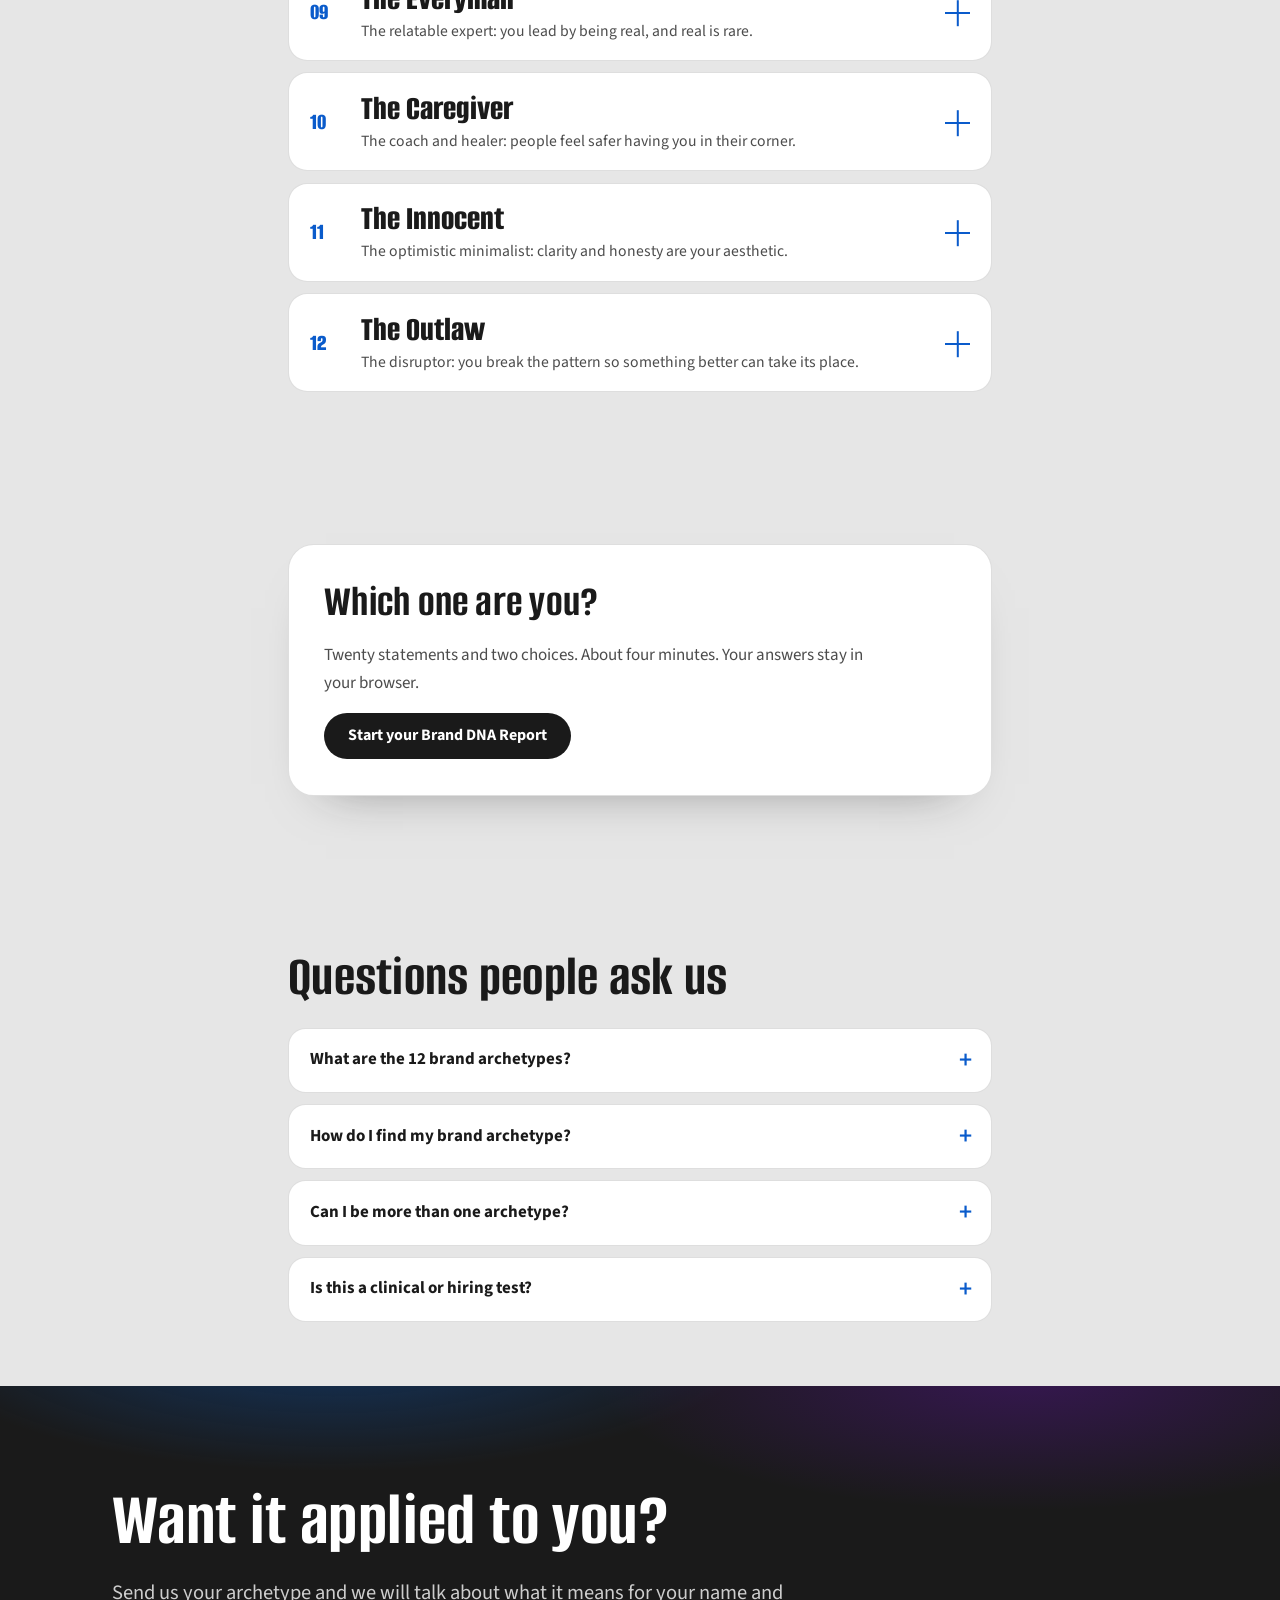
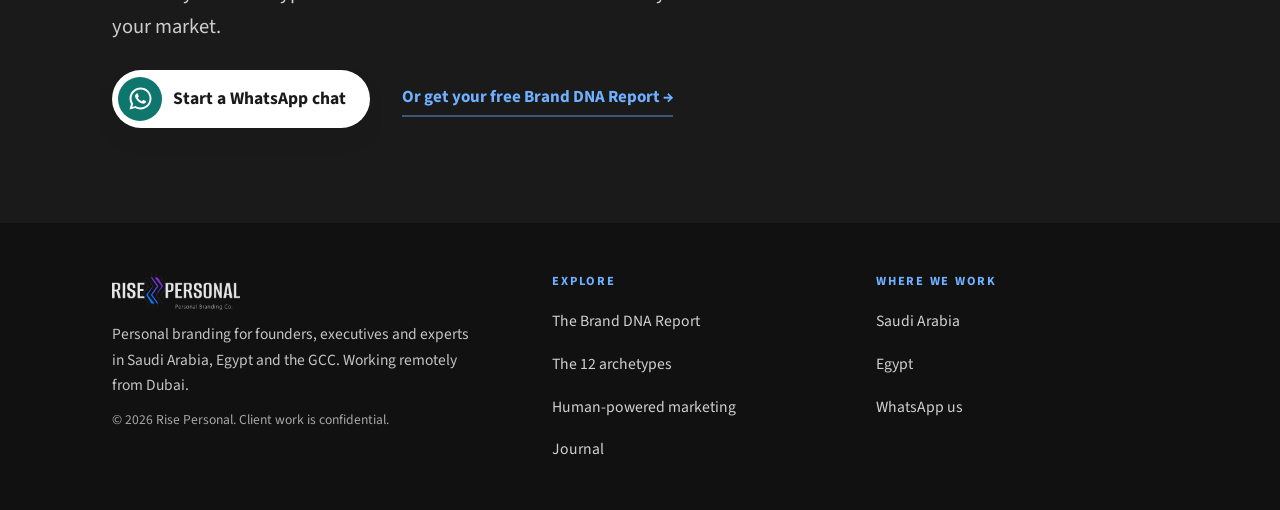
<file: archetypes.html>
<!doctype html>
<html lang="en">
<head>
<meta charset="utf-8">
<meta name="viewport" content="width=device-width,initial-scale=1,viewport-fit=cover">
<noscript><style>.reveal{opacity:1!important;transform:none!important}</style></noscript>
<title>The 12 Brand Archetypes Explained | Rise Personal</title>
<meta name="description" content="The 12 brand archetypes, from Sage to Outlaw, and what each means for your personal brand. Read them all, then find the one that leads yours.">
<meta name="theme-color" content="#1A1A1A">
<meta name="robots" content="index,follow,max-image-preview:large">
<link rel="canonical" href="https://www.risepersonal.com/archetypes.html">
<link rel="alternate" hreflang="en" href="https://www.risepersonal.com/archetypes.html">
<link rel="alternate" hreflang="x-default" href="https://www.risepersonal.com/archetypes.html">
<link rel="icon" href="assets/favicon.png">
<meta property="og:type" content="website">
<meta property="og:site_name" content="Rise Personal">
<meta property="og:locale" content="en_US">
<meta property="og:title" content="The 12 Brand Archetypes Explained | Rise Personal">
<meta property="og:description" content="The 12 brand archetypes, from Sage to Outlaw, and what each means for your personal brand. Read them all, then find the one that leads yours.">
<meta property="og:url" content="https://www.risepersonal.com/archetypes.html">
<meta property="og:image" content="https://www.risepersonal.com/assets/og-rise-personal.jpg">
<meta property="og:image:width" content="1200">
<meta property="og:image:height" content="630">
<meta name="twitter:card" content="summary_large_image">
<meta name="twitter:title" content="The 12 Brand Archetypes Explained | Rise Personal">
<meta name="twitter:description" content="The 12 brand archetypes, from Sage to Outlaw, and what each means for your personal brand. Read them all, then find the one that leads yours.">
<meta name="twitter:image" content="https://www.risepersonal.com/assets/og-rise-personal.jpg">
<link rel="preconnect" href="https://fonts.googleapis.com">
<link rel="preconnect" href="https://fonts.gstatic.com" crossorigin>
<link href="https://fonts.googleapis.com/css2?family=Alumni+Sans:wght@500;700;800&family=Source+Sans+3:wght@400;500;600;700&display=swap" rel="stylesheet">
<link rel="stylesheet" href="assets/v3.css?v=20">
<script type="application/ld+json">
{
 "@context": "https://schema.org",
 "@graph": [
  {
   "@type": "ProfessionalService",
   "@id": "https://www.risepersonal.com/#org",
   "name": "Rise Personal",
   "url": "https://www.risepersonal.com/",
   "logo": "https://www.risepersonal.com/assets/logo-on-white.png",
   "image": "https://www.risepersonal.com/assets/og-rise-personal.jpg",
   "description": "Personal branding and human-powered marketing for founders, executives and experts in Saudi Arabia, Egypt and the GCC.",
   "slogan": "Be known in the rooms that matter.",
   "areaServed": [
    {
     "@type": "Country",
     "name": "Saudi Arabia"
    },
    {
     "@type": "Country",
     "name": "Egypt"
    },
    {
     "@type": "Country",
     "name": "United Arab Emirates"
    },
    {
     "@type": "AdministrativeArea",
     "name": "Gulf Cooperation Council"
    }
   ],
   "founder": {
    "@id": "https://www.risepersonal.com/#sawaf"
   },
   "affiliation": [
    {
     "@type": "Organization",
     "name": "DRP9 Tech",
     "url": "https://drp9-tech.com"
    },
    {
     "@type": "Organization",
     "name": "DRP9",
     "url": "https://drp9.com"
    },
    {
     "@type": "Organization",
     "name": "La7ma",
     "url": "https://la7ma.com"
    },
    {
     "@type": "Organization",
     "name": "WAI-S",
     "url": "https://wai-s.com"
    },
    {
     "@type": "Organization",
     "name": "Wijhat Travel",
     "url": "https://www.wijhattravel.com"
    },
    {
     "@type": "Organization",
     "name": "Bnsights",
     "url": "https://bnsights.com"
    },
    {
     "@type": "Organization",
     "name": "Imolty",
     "url": "https://imolty.ai"
    },
    {
     "@type": "Organization",
     "name": "Uniek AI",
     "url": "https://uniek.ai"
    }
   ],
   "knowsAbout": [
    "Personal branding",
    "Human-powered marketing",
    "Brand archetypes",
    "Executive positioning"
   ],
   "contactPoint": {
    "@type": "ContactPoint",
    "contactType": "sales",
    "telephone": "+971506832835",
    "availableLanguage": [
     "English"
    ],
    "url": "https://wa.me/971506832835"
   }
  },
  {
   "@type": "WebSite",
   "@id": "https://www.risepersonal.com/#website",
   "url": "https://www.risepersonal.com/",
   "name": "Rise Personal",
   "inLanguage": "en",
   "publisher": {
    "@id": "https://www.risepersonal.com/#org"
   }
  },
  {
   "@type": "Person",
   "@id": "https://www.risepersonal.com/#sawaf",
   "name": "Mohamed El Sawaf",
   "jobTitle": "Founder",
   "worksFor": {
    "@id": "https://www.risepersonal.com/#org"
   },
   "image": "https://www.risepersonal.com/assets/sawaf.jpg"
  },
  {
   "@type": "WebPage",
   "@id": "https://www.risepersonal.com/archetypes.html#webpage",
   "url": "https://www.risepersonal.com/archetypes.html",
   "name": "The 12 Brand Archetypes Explained | Rise Personal",
   "description": "The 12 brand archetypes, from Sage to Outlaw, and what each means for your personal brand. Read them all, then find the one that leads yours.",
   "isPartOf": {
    "@id": "https://www.risepersonal.com/#website"
   },
   "breadcrumb": {
    "@id": "https://www.risepersonal.com/archetypes.html#crumbs"
   }
  },
  {
   "@type": "BreadcrumbList",
   "itemListElement": [
    {
     "@type": "ListItem",
     "position": 1,
     "name": "Home",
     "item": "https://www.risepersonal.com/"
    },
    {
     "@type": "ListItem",
     "position": 2,
     "name": "Brand archetypes",
     "item": "https://www.risepersonal.com/archetypes.html"
    }
   ],
   "@id": "https://www.risepersonal.com/archetypes.html#crumbs"
  },
  {
   "@type": "ItemList",
   "name": "The 12 brand archetypes",
   "numberOfItems": 12,
   "itemListElement": [
    {
     "@type": "ListItem",
     "position": 1,
     "name": "The Sage",
     "url": "https://www.risepersonal.com/archetypes.html#sage",
     "description": "The thought leader and teacher: people come to you to understand what things mean."
    },
    {
     "@type": "ListItem",
     "position": 2,
     "name": "The Creator",
     "url": "https://www.risepersonal.com/archetypes.html#creator",
     "description": "The artist and builder: you exist to make things that didn’t exist before."
    },
    {
     "@type": "ListItem",
     "position": 3,
     "name": "The Ruler",
     "url": "https://www.risepersonal.com/archetypes.html#ruler",
     "description": "The executive authority: composed command is your natural register."
    },
    {
     "@type": "ListItem",
     "position": 4,
     "name": "The Hero",
     "url": "https://www.risepersonal.com/archetypes.html#hero",
     "description": "The achiever: proof, momentum and results follow you."
    },
    {
     "@type": "ListItem",
     "position": 5,
     "name": "The Explorer",
     "url": "https://www.risepersonal.com/archetypes.html#explorer",
     "description": "The founder-nomad: new territory is your natural habitat."
    },
    {
     "@type": "ListItem",
     "position": 6,
     "name": "The Magician",
     "url": "https://www.risepersonal.com/archetypes.html#magician",
     "description": "The innovator: you see around corners and make the impossible feel inevitable."
    },
    {
     "@type": "ListItem",
     "position": 7,
     "name": "The Lover",
     "url": "https://www.risepersonal.com/archetypes.html#lover",
     "description": "The aesthetic and lifestyle authority: beauty is how you make people feel valued."
    },
    {
     "@type": "ListItem",
     "position": 8,
     "name": "The Jester",
     "url": "https://www.risepersonal.com/archetypes.html#jester",
     "description": "The entertainer: light is your tool and joy your medium."
    },
    {
     "@type": "ListItem",
     "position": 9,
     "name": "The Everyman",
     "url": "https://www.risepersonal.com/archetypes.html#everyman",
     "description": "The relatable expert: you lead by being real, and real is rare."
    },
    {
     "@type": "ListItem",
     "position": 10,
     "name": "The Caregiver",
     "url": "https://www.risepersonal.com/archetypes.html#caregiver",
     "description": "The coach and healer: people feel safer having you in their corner."
    },
    {
     "@type": "ListItem",
     "position": 11,
     "name": "The Innocent",
     "url": "https://www.risepersonal.com/archetypes.html#innocent",
     "description": "The optimistic minimalist: clarity and honesty are your aesthetic."
    },
    {
     "@type": "ListItem",
     "position": 12,
     "name": "The Outlaw",
     "url": "https://www.risepersonal.com/archetypes.html#outlaw",
     "description": "The disruptor: you break the pattern so something better can take its place."
    }
   ]
  },
  {
   "@type": "FAQPage",
   "mainEntity": [
    {
     "@type": "Question",
     "name": "What are the 12 brand archetypes?",
     "acceptedAnswer": {
      "@type": "Answer",
      "text": "The 12 brand archetypes are recurring personality patterns that describe how a brand is perceived: Sage, Creator, Ruler, Hero, Explorer, Magician, Lover, Jester, Everyman, Caregiver, Innocent, Outlaw. In personal branding, each one points to a different way of building trust."
     }
    },
    {
     "@type": "Question",
     "name": "How do I find my brand archetype?",
     "acceptedAnswer": {
      "@type": "Answer",
      "text": "Get your free Brand DNA Report. Twenty statements and two choices, about four minutes, give you a primary archetype, a secondary one and your three words."
     }
    },
    {
     "@type": "Question",
     "name": "Can I be more than one archetype?",
     "acceptedAnswer": {
      "@type": "Answer",
      "text": "Yes. Most people have a primary archetype that leads and a secondary one that colours it. The Brand DNA Report shows both."
     }
    },
    {
     "@type": "Question",
     "name": "Is this a clinical or hiring test?",
     "acceptedAnswer": {
      "@type": "Answer",
      "text": "No. The Brand DNA Report is a brand positioning tool built on the Big Five personality traits. It is a starting point for a conversation, not a diagnosis or a selection test."
     }
    }
   ]
  }
 ]
}
</script>
</head>
<body>
<a class="skip" href="#main">Skip to content</a>
<div class="progress" aria-hidden="true"></div>
<header class="top">
  <a class="brand" href="index.html" aria-label="Rise Personal, home"><img src="assets/logo-on-white.png" alt="Rise Personal" width="160" height="48"></a>
  <nav class="nav-d" aria-label="Primary"><a href="index.html#approach">Approach</a><a href="brand-dna-report.html">Brand DNA</a><a href="archetypes.html" aria-current="page">Archetypes</a><a href="index.html#work">Work</a><a href="index.html#team">Team</a></nav>
  <a class="btn btn-wa btn-head" data-wa href="https://wa.me/971506832835"><span class="tx"><b>Talk to our team</b><small>Replies on WhatsApp</small></span></a>
  <button class="burger" type="button" aria-expanded="false" aria-controls="menu" aria-label="Open menu"><span aria-hidden="true"><i></i><i></i><i></i></span></button>
</header>
<div class="menu" id="menu" hidden><nav aria-label="Menu"><a href="index.html#approach">Approach</a><a href="brand-dna-report.html">Brand DNA</a><a href="archetypes.html" aria-current="page">Archetypes</a><a href="index.html#work">Work</a><a href="index.html#team">Team</a><a href="personal-branding-saudi-arabia.html">Saudi Arabia</a><a href="personal-branding-egypt.html">Egypt</a><a href="human-powered-marketing.html">Human-powered marketing</a><a href="journal.html">Journal</a></nav></div>
<main id="main">
<header class="phero">
  <div class="wrap narrow">
    <p class="crumbs"><a href="index.html">Home</a> / Brand archetypes</p>
    <p class="eyebrow">Brand archetypes</p>
    <h1>The 12 brand archetypes</h1>
    <p class="lede">Every strong personal brand sits inside a pattern people recognise. Read all twelve, open the one that sounds like you, then get your Brand DNA Report to find out for sure.</p>
    <aside class="ans-box"><span>The short answer</span><p>Brand archetypes are twelve recurring personality patterns that shape how a person or brand is seen. Rise Personal pairs each with three words, one thing to work on and a wellness practice that keeps the brand sustainable.</p></aside>
  </div>
</header>
<section class="wrap narrow arch-list" aria-label="The twelve archetypes">
<details class="arch" id="sage" name="arch">
  <summary><span class="an">01</span><span class="at"><b>The Sage</b><em>The thought leader and teacher: people come to you to understand what things mean.</em></span><span class="ap" aria-hidden="true"></span></summary>
  <div class="ab">
    <p class="aw">Insightful · Grounded · Wise</p>
    <div class="ag"><div><h3>What to work on</h3><p>Sharing your ideas publicly: the world needs your thinking out loud.</p></div><div><h3>Wellness pairing</h3><p>Deep work &amp; meditation</p></div></div>
    <p class="af">Deep work and meditation keep your clarity sharp: a Sage’s brand only holds when the mind behind it is rested.</p>
  </div>
</details>
<details class="arch" id="creator" name="arch">
  <summary><span class="an">02</span><span class="at"><b>The Creator</b><em>The artist and builder: you exist to make things that didn’t exist before.</em></span><span class="ap" aria-hidden="true"></span></summary>
  <div class="ab">
    <p class="aw">Original · Visionary · Crafted</p>
    <div class="ag"><div><h3>What to work on</h3><p>Finishing and shipping: done is the masterpiece your ideas are waiting for.</p></div><div><h3>Wellness pairing</h3><p>Flow states</p></div></div>
    <p class="af">Flow states are your strategy: your best brand moves arrive when the making feels like play.</p>
  </div>
</details>
<details class="arch" id="ruler" name="arch">
  <summary><span class="an">03</span><span class="at"><b>The Ruler</b><em>The executive authority: composed command is your natural register.</em></span><span class="ap" aria-hidden="true"></span></summary>
  <div class="ab">
    <p class="aw">Commanding · Composed · Sovereign</p>
    <div class="ag"><div><h3>What to work on</h3><p>Generous leadership: share the stage, and the crown grows.</p></div><div><h3>Wellness pairing</h3><p>Energy management</p></div></div>
    <p class="af">Energy management is the crown jewel: protect it, and composure becomes your brand signature.</p>
  </div>
</details>
<details class="arch" id="hero" name="arch">
  <summary><span class="an">04</span><span class="at"><b>The Hero</b><em>The achiever: proof, momentum and results follow you.</em></span><span class="ap" aria-hidden="true"></span></summary>
  <div class="ab">
    <p class="aw">Relentless · Bold · Proven</p>
    <div class="ag"><div><h3>What to work on</h3><p>Sustainable pace: a long campaign beats a brilliant sprint.</p></div><div><h3>Wellness pairing</h3><p>Discipline &amp; fitness</p></div></div>
    <p class="af">Discipline and fitness keep the engine honest: your brand promises proof, so train like it.</p>
  </div>
</details>
<details class="arch" id="explorer" name="arch">
  <summary><span class="an">05</span><span class="at"><b>The Explorer</b><em>The founder-nomad: new territory is your natural habitat.</em></span><span class="ap" aria-hidden="true"></span></summary>
  <div class="ab">
    <p class="aw">Free · Curious · Untamed</p>
    <div class="ag"><div><h3>What to work on</h3><p>Rooted storytelling: bring the journey home so people can follow it.</p></div><div><h3>Wellness pairing</h3><p>Nature &amp; movement</p></div></div>
    <p class="af">Nature and movement reset your compass: the Explorer’s brand stays true only at full breath.</p>
  </div>
</details>
<details class="arch" id="magician" name="arch">
  <summary><span class="an">06</span><span class="at"><b>The Magician</b><em>The innovator: you see around corners and make the impossible feel inevitable.</em></span><span class="ap" aria-hidden="true"></span></summary>
  <div class="ab">
    <p class="aw">Transformative · Magnetic · Visionary</p>
    <div class="ag"><div><h3>What to work on</h3><p>Focus over novelty: choose the one trick and master it.</p></div><div><h3>Wellness pairing</h3><p>Creation rituals</p></div></div>
    <p class="af">Creation rituals turn sparks into fire: ritual, not mood, feeds the Magician’s brand.</p>
  </div>
</details>
<details class="arch" id="lover" name="arch">
  <summary><span class="an">07</span><span class="at"><b>The Lover</b><em>The aesthetic and lifestyle authority: beauty is how you make people feel valued.</em></span><span class="ap" aria-hidden="true"></span></summary>
  <div class="ab">
    <p class="aw">Magnetic · Refined · Warm</p>
    <div class="ag"><div><h3>What to work on</h3><p>Discernment: say no beautifully, so every yes means more.</p></div><div><h3>Wellness pairing</h3><p>Self-care as strategy</p></div></div>
    <p class="af">Self-care is your strategy, not your indulgence: the Lover’s brand glows from the inside out.</p>
  </div>
</details>
<details class="arch" id="jester" name="arch">
  <summary><span class="an">08</span><span class="at"><b>The Jester</b><em>The entertainer: light is your tool and joy your medium.</em></span><span class="ap" aria-hidden="true"></span></summary>
  <div class="ab">
    <p class="aw">Electric · Witty · Alive</p>
    <div class="ag"><div><h3>What to work on</h3><p>Depth alongside humour: let them laugh, then let them think.</p></div><div><h3>Wellness pairing</h3><p>Play &amp; joy</p></div></div>
    <p class="af">Play and joy are the maintenance plan: a Jester running on empty loses the spark that makes the brand.</p>
  </div>
</details>
<details class="arch" id="everyman" name="arch">
  <summary><span class="an">09</span><span class="at"><b>The Everyman</b><em>The relatable expert: you lead by being real, and real is rare.</em></span><span class="ap" aria-hidden="true"></span></summary>
  <div class="ab">
    <p class="aw">Real · Trusted · Grounded</p>
    <div class="ag"><div><h3>What to work on</h3><p>Standing out: your plain-spoken clarity is the differentiator; own it.</p></div><div><h3>Wellness pairing</h3><p>Rhythm &amp; balance</p></div></div>
    <p class="af">Rhythm and balance keep you credible: the Everyman’s brand is a marathon walked with your people.</p>
  </div>
</details>
<details class="arch" id="caregiver" name="arch">
  <summary><span class="an">10</span><span class="at"><b>The Caregiver</b><em>The coach and healer: people feel safer having you in their corner.</em></span><span class="ap" aria-hidden="true"></span></summary>
  <div class="ab">
    <p class="aw">Caring · Wise · Safe</p>
    <div class="ag"><div><h3>What to work on</h3><p>Boundaries and visibility: you can’t pour from a brand that hides.</p></div><div><h3>Wellness pairing</h3><p>Rest &amp; boundaries</p></div></div>
    <p class="af">Rest and boundaries are part of the work: a Caregiver with margins can hold everyone, including themselves.</p>
  </div>
</details>
<details class="arch" id="innocent" name="arch">
  <summary><span class="an">11</span><span class="at"><b>The Innocent</b><em>The optimistic minimalist: clarity and honesty are your aesthetic.</em></span><span class="ap" aria-hidden="true"></span></summary>
  <div class="ab">
    <p class="aw">Pure · Honest · Calm</p>
    <div class="ag"><div><h3>What to work on</h3><p>A bolder voice: your calm deserves volume, too.</p></div><div><h3>Wellness pairing</h3><p>Mindfulness &amp; simplicity</p></div></div>
    <p class="af">Mindfulness and simplicity are your competitive edge: in a noisy market, your calm is the brand.</p>
  </div>
</details>
<details class="arch" id="outlaw" name="arch">
  <summary><span class="an">12</span><span class="at"><b>The Outlaw</b><em>The disruptor: you break the pattern so something better can take its place.</em></span><span class="ap" aria-hidden="true"></span></summary>
  <div class="ab">
    <p class="aw">Fearless · Unfiltered · Disruptive</p>
    <div class="ag"><div><h3>What to work on</h3><p>Coalition-building: even revolutions need allies.</p></div><div><h3>Wellness pairing</h3><p>Channeling intensity</p></div></div>
    <p class="af">Channel the intensity: an Outlaw’s brand burns bright only when the fire is aimed.</p>
  </div>
</details>
</section>
<section class="band" aria-label="Find yours"><div class="wrap narrow"><div class="tool tool-wide"><h2>Which one are you?</h2><p>Twenty statements and two choices. About four minutes. Your answers stay in your browser.</p><a class="btn btn-ink" href="brand-dna-report.html">Start your Brand DNA Report</a></div></div></section>
<section class="faq faq-page" aria-labelledby="h-q"><div class="wrap narrow"><h2 id="h-q">Questions people ask us</h2><div class="faq-list"><details class="faq-item" name="faq"><summary>What are the 12 brand archetypes?</summary><p>The 12 brand archetypes are recurring personality patterns that describe how a brand is perceived: Sage, Creator, Ruler, Hero, Explorer, Magician, Lover, Jester, Everyman, Caregiver, Innocent, Outlaw. In personal branding, each one points to a different way of building trust.</p></details>
<details class="faq-item" name="faq"><summary>How do I find my brand archetype?</summary><p>Get your free <a href="brand-dna-report.html">Brand DNA Report</a>. Twenty statements and two choices, about four minutes, give you a primary archetype, a secondary one and your three words.</p></details>
<details class="faq-item" name="faq"><summary>Can I be more than one archetype?</summary><p>Yes. Most people have a primary archetype that leads and a secondary one that colours it. The Brand DNA Report shows both.</p></details>
<details class="faq-item" name="faq"><summary>Is this a clinical or hiring test?</summary><p>No. The Brand DNA Report is a brand positioning tool built on the Big Five personality traits. It is a starting point for a conversation, not a diagnosis or a selection test.</p></details></div></div></section>
<section class="cta cta-slim" aria-labelledby="h-cta">
  <div class="wrap">
    <h2 id="h-cta">Want it applied to you?</h2>
    <p class="lede">Send us your archetype and we will talk about what it means for your name and your market.</p>
    <div class="cta-row">
      <a class="btn btn-wa btn-lg magnet" data-wa data-msg="Hello Rise Personal team, I&#x27;d like to talk about my brand archetype." href="https://wa.me/971506832835">Start a WhatsApp chat</a>
      <a class="btn-link light" href="brand-dna-report.html">Or get your free Brand DNA Report →</a>
    </div>
  </div>
</section>

</main>
<footer class="foot">
  <div class="wrap foot-grid">
    <div>
      <img src="assets/logo-on-black.png" alt="Rise Personal" width="140" height="42" loading="lazy">
      <p>Personal branding for founders, executives and experts in Saudi Arabia, Egypt and the GCC. Working remotely from Dubai.</p>
      <p class="small">© 2026 Rise Personal. Client work is confidential.</p>
    </div>
    <nav aria-label="Footer">
      <b>Explore</b>
      <a href="brand-dna-report.html">The Brand DNA Report</a>
      <a href="archetypes.html">The 12 archetypes</a>
      <a href="human-powered-marketing.html">Human-powered marketing</a>
      <a href="journal.html">Journal</a>
    </nav>
    <nav aria-label="Markets">
      <b>Where we work</b>
      <a href="personal-branding-saudi-arabia.html">Saudi Arabia</a>
      <a href="personal-branding-egypt.html">Egypt</a>
      <a data-wa href="https://wa.me/971506832835">WhatsApp us</a>
    </nav>
  </div>
</footer>
<script src="assets/site.js" defer></script>
<script src="assets/archetypes.js" defer></script>
</body>
</html>
</file>
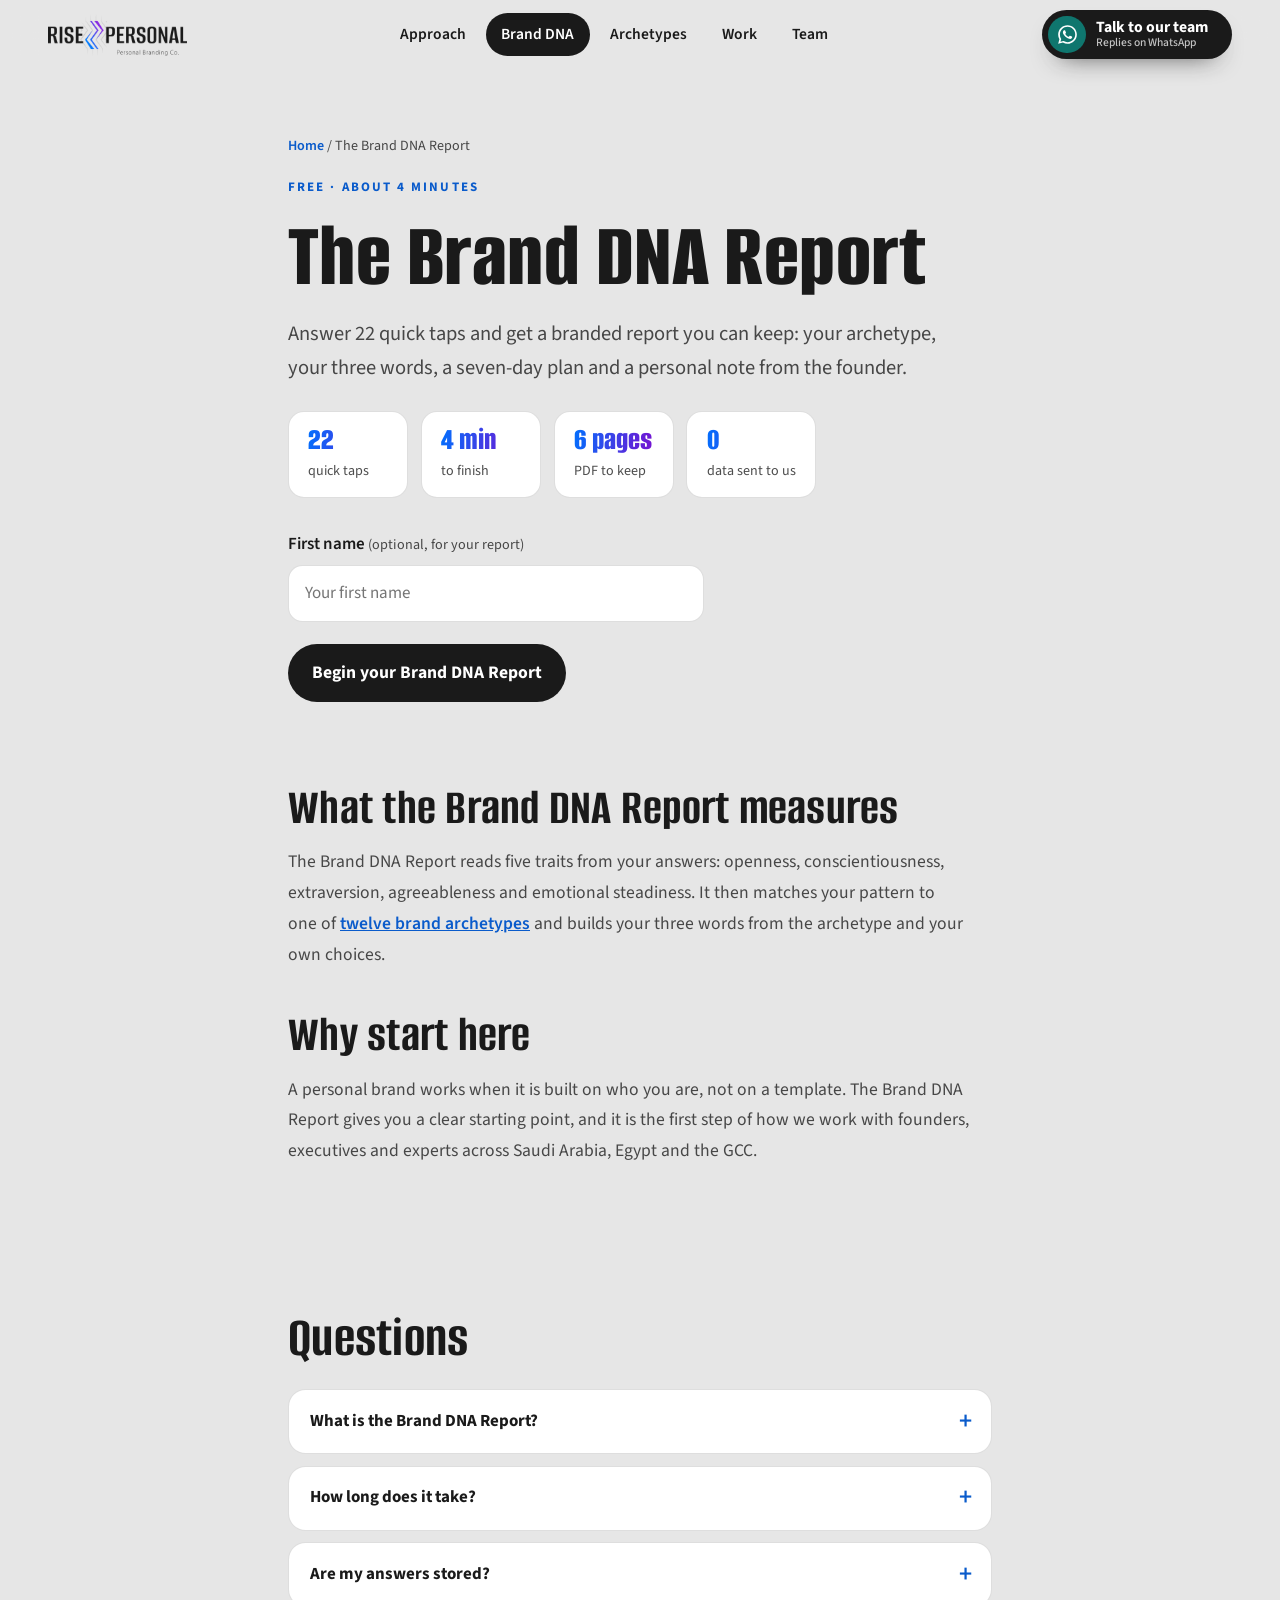
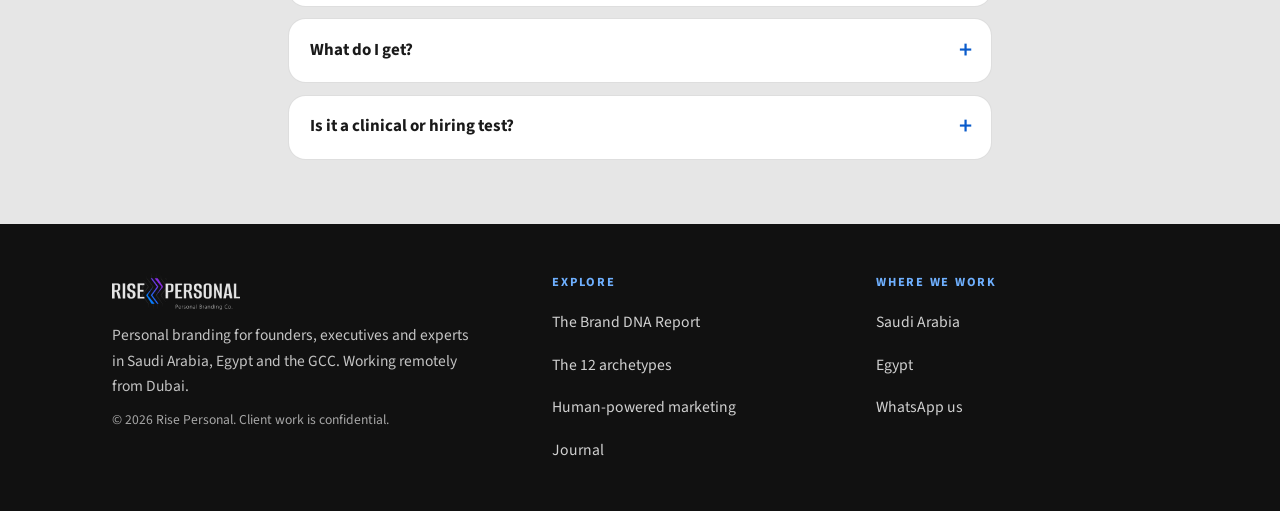
<file: brand-dna-report.html>
<!doctype html>
<html lang="en">
<head>
<meta charset="utf-8">
<meta name="viewport" content="width=device-width,initial-scale=1,viewport-fit=cover">
<noscript><style>.reveal{opacity:1!important;transform:none!important}</style></noscript>
<title>Free Brand DNA Report &amp; Archetype Quiz | Rise Personal</title>
<meta name="description" content="Answer 22 quick taps and download your free Brand DNA Report: your archetype, three words, a 7-day plan and a note from the founder. Private, in your browser.">
<meta name="theme-color" content="#1A1A1A">
<meta name="robots" content="index,follow,max-image-preview:large">
<link rel="canonical" href="https://www.risepersonal.com/brand-dna-report.html">
<link rel="alternate" hreflang="en" href="https://www.risepersonal.com/brand-dna-report.html">
<link rel="alternate" hreflang="x-default" href="https://www.risepersonal.com/brand-dna-report.html">
<link rel="icon" href="assets/favicon.png">
<meta property="og:type" content="website">
<meta property="og:site_name" content="Rise Personal">
<meta property="og:locale" content="en_US">
<meta property="og:title" content="Free Brand DNA Report &amp; Archetype Quiz | Rise Personal">
<meta property="og:description" content="Answer 22 quick taps and download your free Brand DNA Report: your archetype, three words, a 7-day plan and a note from the founder. Private, in your browser.">
<meta property="og:url" content="https://www.risepersonal.com/brand-dna-report.html">
<meta property="og:image" content="https://www.risepersonal.com/assets/og-rise-personal.jpg">
<meta property="og:image:width" content="1200">
<meta property="og:image:height" content="630">
<meta name="twitter:card" content="summary_large_image">
<meta name="twitter:title" content="Free Brand DNA Report &amp; Archetype Quiz | Rise Personal">
<meta name="twitter:description" content="Answer 22 quick taps and download your free Brand DNA Report: your archetype, three words, a 7-day plan and a note from the founder. Private, in your browser.">
<meta name="twitter:image" content="https://www.risepersonal.com/assets/og-rise-personal.jpg">
<link rel="preconnect" href="https://fonts.googleapis.com">
<link rel="preconnect" href="https://fonts.gstatic.com" crossorigin>
<link href="https://fonts.googleapis.com/css2?family=Alumni+Sans:wght@500;700;800&family=Source+Sans+3:wght@400;500;600;700&display=swap" rel="stylesheet">
<link rel="stylesheet" href="assets/v3.css?v=20">
<script type="application/ld+json">
{
 "@context": "https://schema.org",
 "@graph": [
  {
   "@type": "ProfessionalService",
   "@id": "https://www.risepersonal.com/#org",
   "name": "Rise Personal",
   "url": "https://www.risepersonal.com/",
   "logo": "https://www.risepersonal.com/assets/logo-on-white.png",
   "image": "https://www.risepersonal.com/assets/og-rise-personal.jpg",
   "description": "Personal branding and human-powered marketing for founders, executives and experts in Saudi Arabia, Egypt and the GCC.",
   "slogan": "Be known in the rooms that matter.",
   "areaServed": [
    {
     "@type": "Country",
     "name": "Saudi Arabia"
    },
    {
     "@type": "Country",
     "name": "Egypt"
    },
    {
     "@type": "Country",
     "name": "United Arab Emirates"
    },
    {
     "@type": "AdministrativeArea",
     "name": "Gulf Cooperation Council"
    }
   ],
   "founder": {
    "@id": "https://www.risepersonal.com/#sawaf"
   },
   "affiliation": [
    {
     "@type": "Organization",
     "name": "DRP9 Tech",
     "url": "https://drp9-tech.com"
    },
    {
     "@type": "Organization",
     "name": "DRP9",
     "url": "https://drp9.com"
    },
    {
     "@type": "Organization",
     "name": "La7ma",
     "url": "https://la7ma.com"
    },
    {
     "@type": "Organization",
     "name": "WAI-S",
     "url": "https://wai-s.com"
    },
    {
     "@type": "Organization",
     "name": "Wijhat Travel",
     "url": "https://www.wijhattravel.com"
    },
    {
     "@type": "Organization",
     "name": "Bnsights",
     "url": "https://bnsights.com"
    },
    {
     "@type": "Organization",
     "name": "Imolty",
     "url": "https://imolty.ai"
    },
    {
     "@type": "Organization",
     "name": "Uniek AI",
     "url": "https://uniek.ai"
    }
   ],
   "knowsAbout": [
    "Personal branding",
    "Human-powered marketing",
    "Brand archetypes",
    "Executive positioning"
   ],
   "contactPoint": {
    "@type": "ContactPoint",
    "contactType": "sales",
    "telephone": "+971506832835",
    "availableLanguage": [
     "English"
    ],
    "url": "https://wa.me/971506832835"
   }
  },
  {
   "@type": "WebSite",
   "@id": "https://www.risepersonal.com/#website",
   "url": "https://www.risepersonal.com/",
   "name": "Rise Personal",
   "inLanguage": "en",
   "publisher": {
    "@id": "https://www.risepersonal.com/#org"
   }
  },
  {
   "@type": "Person",
   "@id": "https://www.risepersonal.com/#sawaf",
   "name": "Mohamed El Sawaf",
   "jobTitle": "Founder",
   "worksFor": {
    "@id": "https://www.risepersonal.com/#org"
   },
   "image": "https://www.risepersonal.com/assets/sawaf.jpg"
  },
  {
   "@type": "WebApplication",
   "@id": "https://www.risepersonal.com/brand-dna-report.html#app",
   "name": "Brand DNA Report",
   "url": "https://www.risepersonal.com/brand-dna-report.html",
   "applicationCategory": "BusinessApplication",
   "operatingSystem": "Any",
   "browserRequirements": "Requires JavaScript",
   "offers": {
    "@type": "Offer",
    "price": "0",
    "priceCurrency": "USD"
   },
   "provider": {
    "@id": "https://www.risepersonal.com/#org"
   },
   "description": "A free brand archetype quiz that produces a branded six-page PDF report with your archetype, three words and a 7-day plan."
  },
  {
   "@type": "WebPage",
   "@id": "https://www.risepersonal.com/brand-dna-report.html#webpage",
   "url": "https://www.risepersonal.com/brand-dna-report.html",
   "name": "Free Brand DNA Report & Archetype Quiz | Rise Personal",
   "description": "Answer 22 quick taps and download your free Brand DNA Report: your archetype, three words, a 7-day plan and a note from the founder. Private, in your browser.",
   "isPartOf": {
    "@id": "https://www.risepersonal.com/#website"
   },
   "breadcrumb": {
    "@id": "https://www.risepersonal.com/brand-dna-report.html#crumbs"
   }
  },
  {
   "@type": "BreadcrumbList",
   "itemListElement": [
    {
     "@type": "ListItem",
     "position": 1,
     "name": "Home",
     "item": "https://www.risepersonal.com/"
    },
    {
     "@type": "ListItem",
     "position": 2,
     "name": "The Brand DNA Report",
     "item": "https://www.risepersonal.com/brand-dna-report.html"
    }
   ],
   "@id": "https://www.risepersonal.com/brand-dna-report.html#crumbs"
  },
  {
   "@type": "FAQPage",
   "mainEntity": [
    {
     "@type": "Question",
     "name": "What is the Brand DNA Report?",
     "acceptedAnswer": {
      "@type": "Answer",
      "text": "The Brand DNA Report is a free brand archetype quiz from Rise Personal. It uses twenty statements based on the Big Five personality traits and two choices about how you want to be perceived."
     }
    },
    {
     "@type": "Question",
     "name": "How long does it take?",
     "acceptedAnswer": {
      "@type": "Answer",
      "text": "About four minutes."
     }
    },
    {
     "@type": "Question",
     "name": "Are my answers stored?",
     "acceptedAnswer": {
      "@type": "Answer",
      "text": "No. Your answers and your result stay in your own browser. Nothing is sent to us unless you choose to message us on WhatsApp."
     }
    },
    {
     "@type": "Question",
     "name": "What do I get?",
     "acceptedAnswer": {
      "@type": "Answer",
      "text": "A six-page branded PDF: your primary and secondary archetype, your three words, five trait scores, what to work on, a wellness pairing, a personal note from the founder and a seven-day action plan. You also get a card to share."
     }
    },
    {
     "@type": "Question",
     "name": "Is it a clinical or hiring test?",
     "acceptedAnswer": {
      "@type": "Answer",
      "text": "No. It is a positioning tool and a starting point for a conversation about your personal brand."
     }
    }
   ]
  }
 ]
}
</script>
</head>
<body>
<a class="skip" href="#main">Skip to content</a>
<div class="progress" aria-hidden="true"></div>
<header class="top">
  <a class="brand" href="index.html" aria-label="Rise Personal, home"><img src="assets/logo-on-white.png" alt="Rise Personal" width="160" height="48"></a>
  <nav class="nav-d" aria-label="Primary"><a href="index.html#approach">Approach</a><a href="brand-dna-report.html" aria-current="page">Brand DNA</a><a href="archetypes.html">Archetypes</a><a href="index.html#work">Work</a><a href="index.html#team">Team</a></nav>
  <a class="btn btn-wa btn-head" data-wa href="https://wa.me/971506832835"><span class="tx"><b>Talk to our team</b><small>Replies on WhatsApp</small></span></a>
  <button class="burger" type="button" aria-expanded="false" aria-controls="menu" aria-label="Open menu"><span aria-hidden="true"><i></i><i></i><i></i></span></button>
</header>
<div class="menu" id="menu" hidden><nav aria-label="Menu"><a href="index.html#approach">Approach</a><a href="brand-dna-report.html" aria-current="page">Brand DNA</a><a href="archetypes.html">Archetypes</a><a href="index.html#work">Work</a><a href="index.html#team">Team</a><a href="personal-branding-saudi-arabia.html">Saudi Arabia</a><a href="personal-branding-egypt.html">Egypt</a><a href="human-powered-marketing.html">Human-powered marketing</a><a href="journal.html">Journal</a></nav></div>
<main id="main">
<section class="snap" id="app" aria-label="The Brand DNA Report">
  <div class="wrap narrow">
    <section id="s-intro" class="screen">
      <p class="crumbs"><a href="index.html">Home</a> / The Brand DNA Report</p>
      <p class="eyebrow">Free · about 4 minutes</p>
      <h1>The Brand DNA Report</h1>
      <p class="lede">Answer 22 quick taps and get a branded report you can keep: your archetype, your three words, a seven-day plan and a personal note from the founder.</p>
      <ul class="facts-row"><li><b>22</b><span>quick taps</span></li><li><b>4 min</b><span>to finish</span></li><li><b>6 pages</b><span>PDF to keep</span></li><li><b>0</b><span>data sent to us</span></li></ul>
      <div class="name-row"><label for="in-name">First name <small>(optional, for your report)</small></label><input id="in-name" type="text" maxlength="30" autocomplete="given-name" placeholder="Your first name"></div>
      <div class="intro-cta"><button class="btn btn-ink btn-lg" id="btn-begin" type="button">Begin your Brand DNA Report</button><p id="resume" hidden>You have a report in progress. <button class="btn-link" id="btn-resume" type="button">Pick up where you left off</button></p></div>
    </section>
    <section id="s-quiz" class="screen" hidden aria-label="Questions">
      <div class="q-meta"><span id="qlabel">Question 1 of 20</span><span id="qpct">5%</span></div>
      <div class="q-bar" id="qbar" role="progressbar" aria-valuemin="0" aria-valuemax="100" aria-valuenow="5"><i id="qfill"></i></div>
      <p class="q-note" id="qnote" aria-live="polite"></p>
      <div class="q-card" id="qcard"></div>
    </section>
    <section id="s-res" class="screen" hidden aria-label="Your result"><div id="res-body"></div></section>
  </div>
</section>
<section class="wrap narrow prose snap-info">
  <h2>What the Brand DNA Report measures</h2>
  <p>The Brand DNA Report reads five traits from your answers: openness, conscientiousness, extraversion, agreeableness and emotional steadiness. It then matches your pattern to one of <a href="archetypes.html">twelve brand archetypes</a> and builds your three words from the archetype and your own choices.</p>
  <h2>Why start here</h2>
  <p>A personal brand works when it is built on who you are, not on a template. The Brand DNA Report gives you a clear starting point, and it is the first step of how we work with founders, executives and experts across Saudi Arabia, Egypt and the GCC.</p>
</section>
<section class="faq faq-page" aria-labelledby="h-q"><div class="wrap narrow"><h2 id="h-q">Questions</h2><div class="faq-list"><details class="faq-item" name="faq"><summary>What is the Brand DNA Report?</summary><p>The Brand DNA Report is a free brand archetype quiz from Rise Personal. It uses twenty statements based on the Big Five personality traits and two choices about how you want to be perceived.</p></details>
<details class="faq-item" name="faq"><summary>How long does it take?</summary><p>About four minutes.</p></details>
<details class="faq-item" name="faq"><summary>Are my answers stored?</summary><p>No. Your answers and your result stay in your own browser. Nothing is sent to us unless you choose to message us on WhatsApp.</p></details>
<details class="faq-item" name="faq"><summary>What do I get?</summary><p>A six-page branded PDF: your primary and secondary archetype, your three words, five trait scores, what to work on, a wellness pairing, a personal note from the founder and a seven-day action plan. You also get a card to share.</p></details>
<details class="faq-item" name="faq"><summary>Is it a clinical or hiring test?</summary><p>No. It is a positioning tool and a starting point for a conversation about your personal brand.</p></details></div></div></section>
</main>
<footer class="foot">
  <div class="wrap foot-grid">
    <div>
      <img src="assets/logo-on-black.png" alt="Rise Personal" width="140" height="42" loading="lazy">
      <p>Personal branding for founders, executives and experts in Saudi Arabia, Egypt and the GCC. Working remotely from Dubai.</p>
      <p class="small">© 2026 Rise Personal. Client work is confidential.</p>
    </div>
    <nav aria-label="Footer">
      <b>Explore</b>
      <a href="brand-dna-report.html">The Brand DNA Report</a>
      <a href="archetypes.html">The 12 archetypes</a>
      <a href="human-powered-marketing.html">Human-powered marketing</a>
      <a href="journal.html">Journal</a>
    </nav>
    <nav aria-label="Markets">
      <b>Where we work</b>
      <a href="personal-branding-saudi-arabia.html">Saudi Arabia</a>
      <a href="personal-branding-egypt.html">Egypt</a>
      <a data-wa href="https://wa.me/971506832835">WhatsApp us</a>
    </nav>
  </div>
</footer>
<script src="assets/site.js" defer></script>
<script src="assets/brand-dna.js" defer></script>
</body>
</html>
</file>
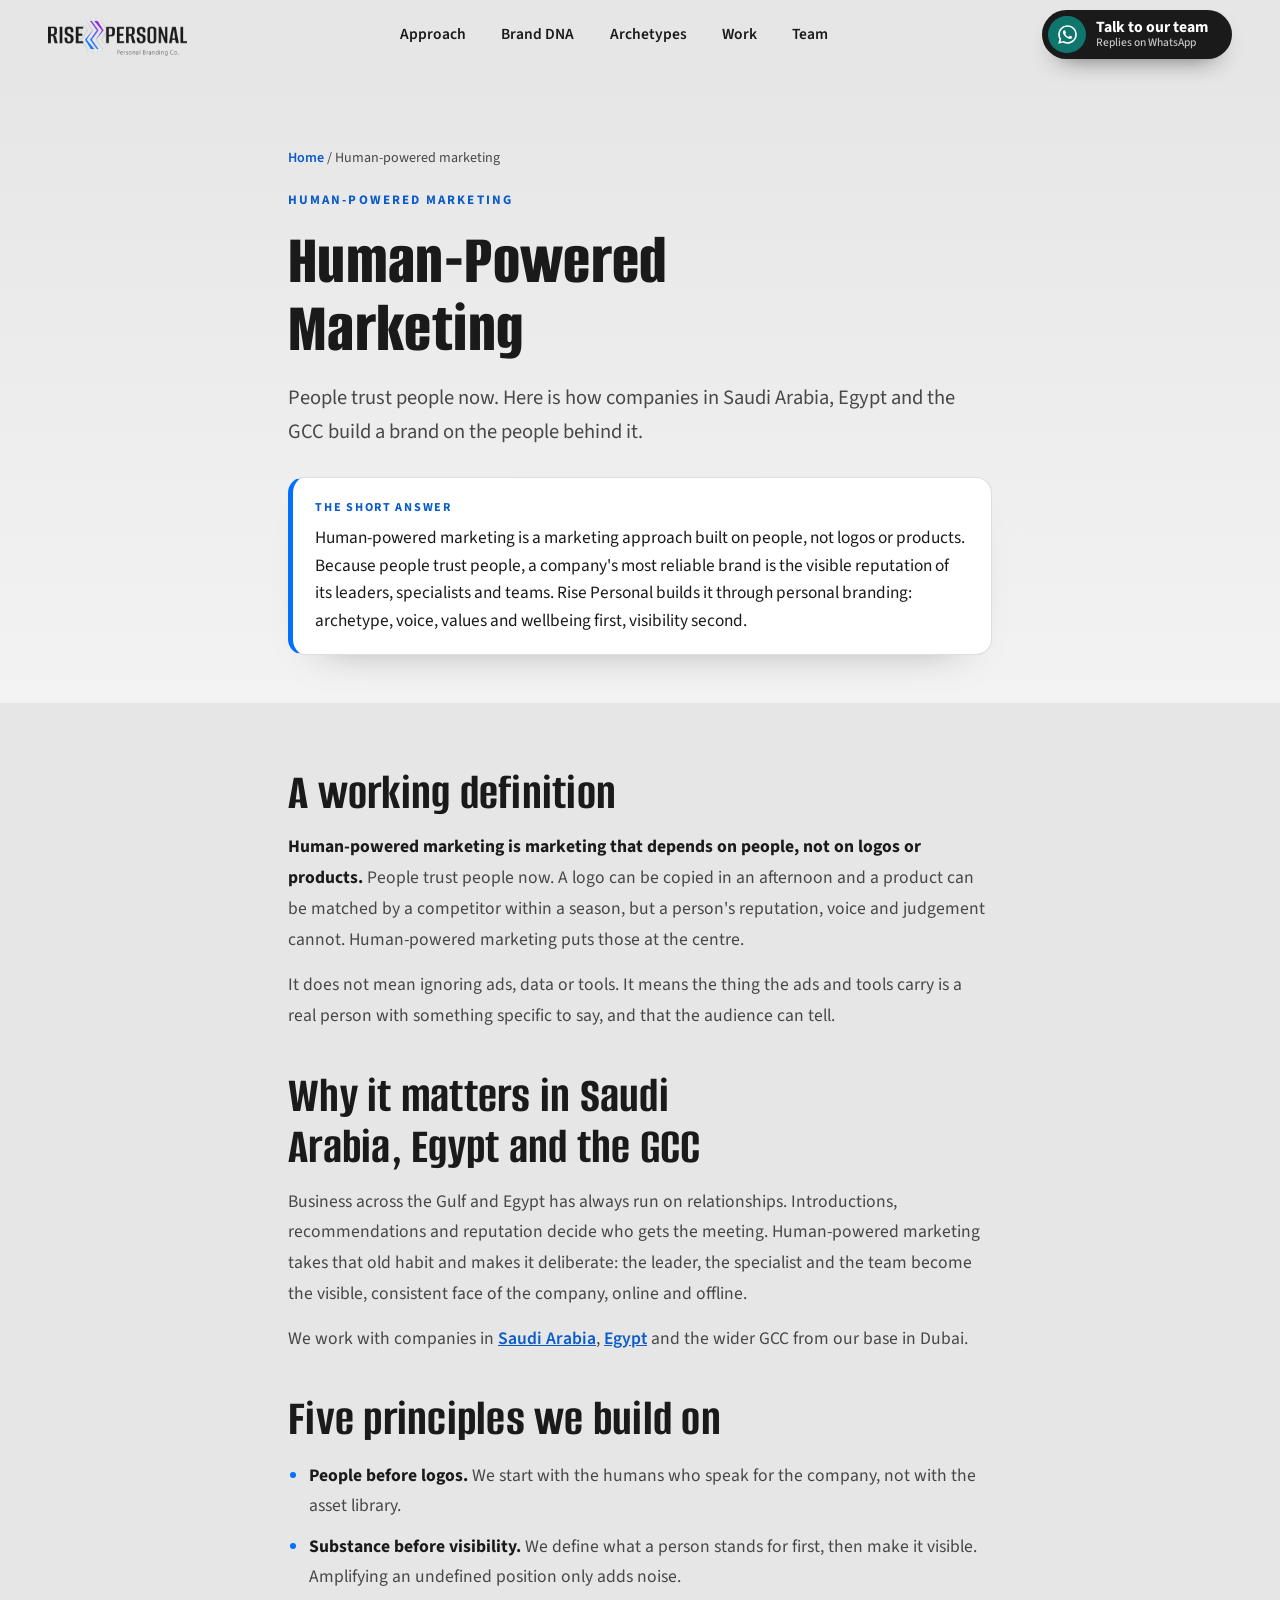
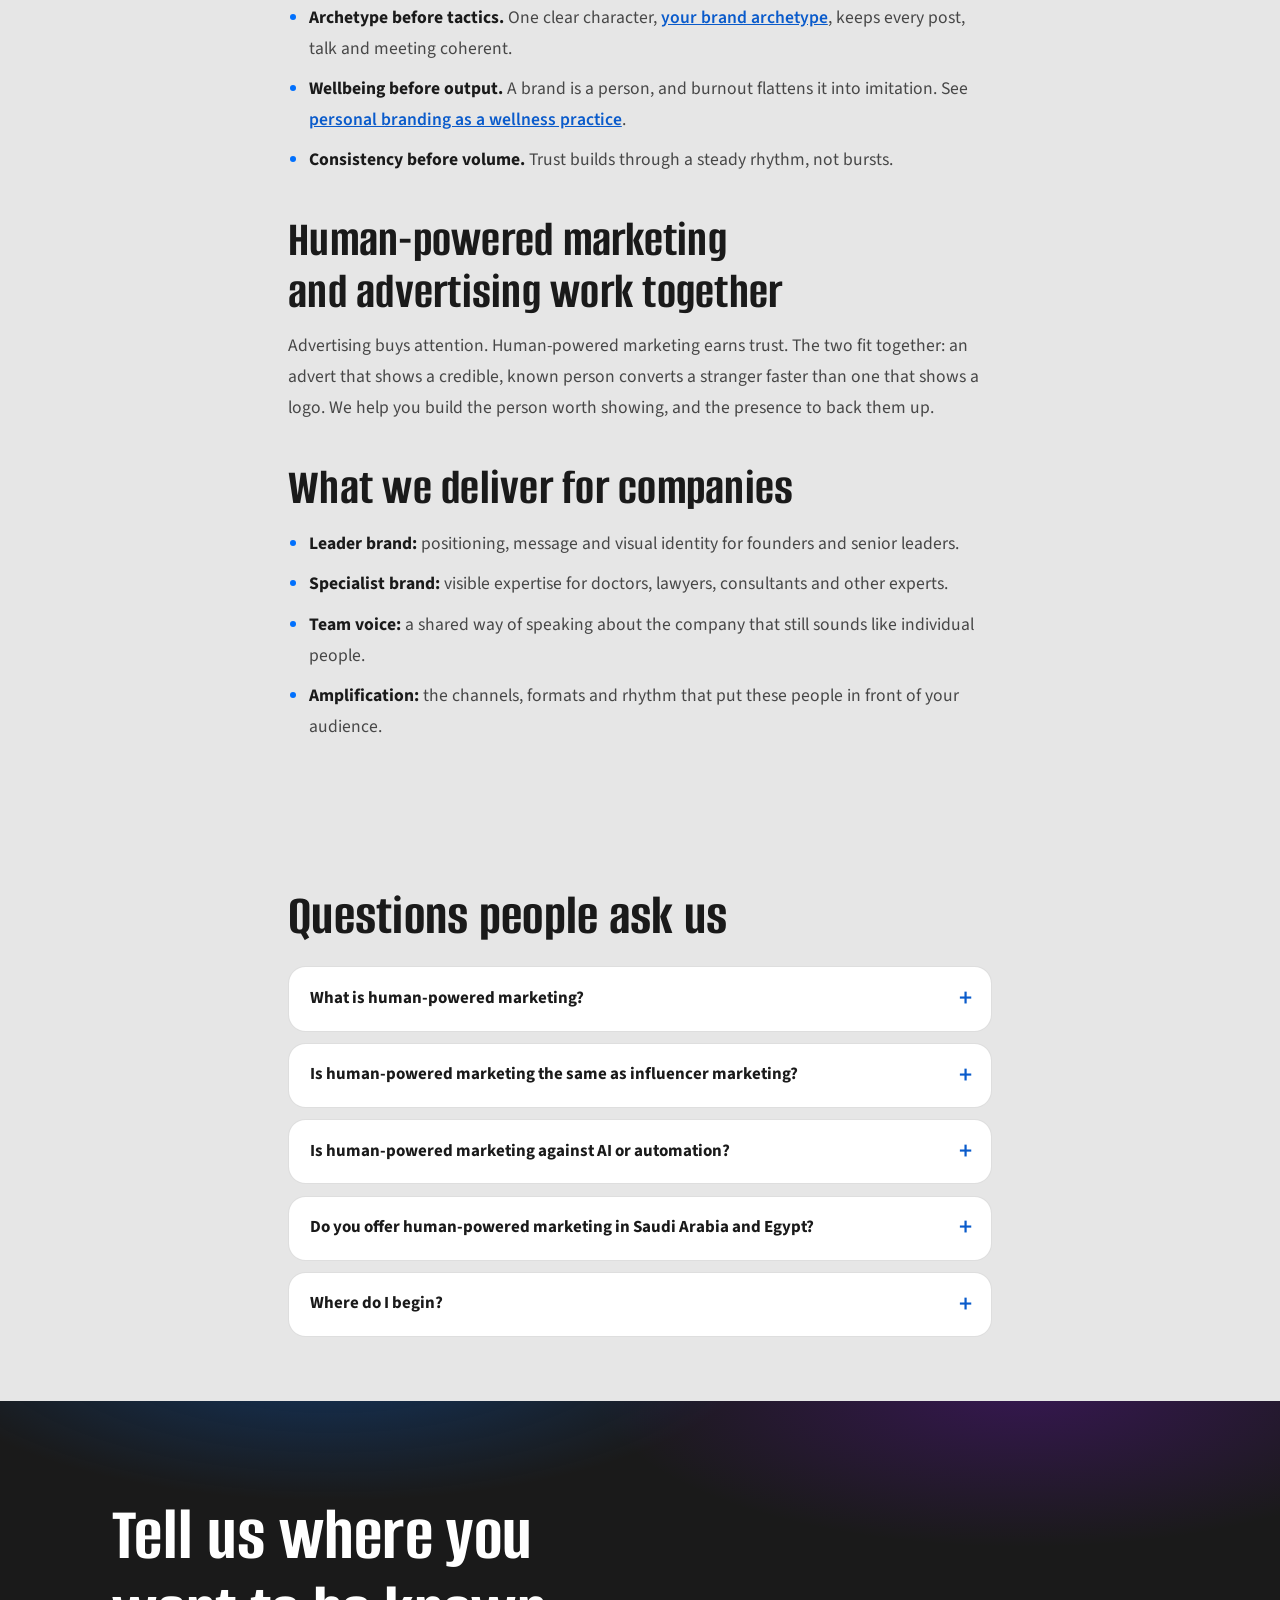
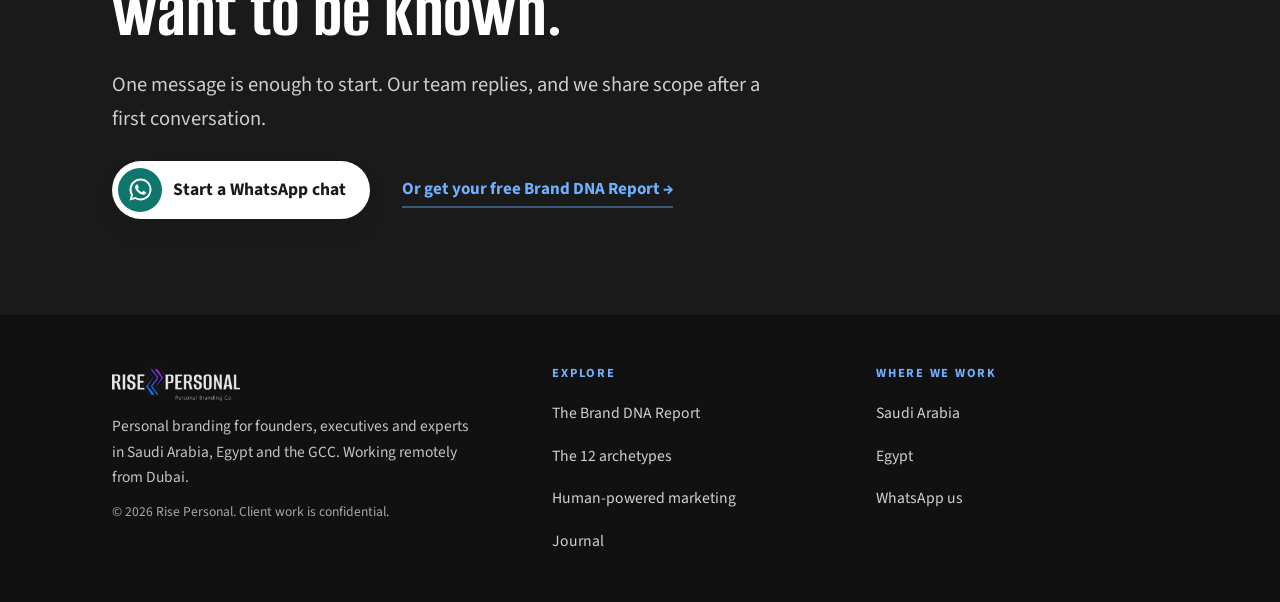
<file: human-powered-marketing.html>
<!doctype html>
<html lang="en">
<head>
<meta charset="utf-8">
<meta name="viewport" content="width=device-width,initial-scale=1,viewport-fit=cover">
<noscript><style>.reveal{opacity:1!important;transform:none!important}</style></noscript>
<title>Human-Powered Marketing: KSA, Egypt &amp; GCC | Rise Personal</title>
<meta name="description" content="Human-powered marketing is built on people, not logos, because people trust people. How Rise Personal applies it in Saudi Arabia, Egypt and the GCC.">
<meta name="theme-color" content="#1A1A1A">
<meta name="robots" content="index,follow,max-image-preview:large">
<link rel="canonical" href="https://www.risepersonal.com/human-powered-marketing.html">
<link rel="alternate" hreflang="en" href="https://www.risepersonal.com/human-powered-marketing.html">
<link rel="alternate" hreflang="x-default" href="https://www.risepersonal.com/human-powered-marketing.html">
<link rel="icon" href="assets/favicon.png">
<meta property="og:type" content="website">
<meta property="og:site_name" content="Rise Personal">
<meta property="og:locale" content="en_US">
<meta property="og:title" content="Human-Powered Marketing: KSA, Egypt &amp; GCC | Rise Personal">
<meta property="og:description" content="Human-powered marketing is built on people, not logos, because people trust people. How Rise Personal applies it in Saudi Arabia, Egypt and the GCC.">
<meta property="og:url" content="https://www.risepersonal.com/human-powered-marketing.html">
<meta property="og:image" content="https://www.risepersonal.com/assets/og-rise-personal.jpg">
<meta property="og:image:width" content="1200">
<meta property="og:image:height" content="630">
<meta name="twitter:card" content="summary_large_image">
<meta name="twitter:title" content="Human-Powered Marketing: KSA, Egypt &amp; GCC | Rise Personal">
<meta name="twitter:description" content="Human-powered marketing is built on people, not logos, because people trust people. How Rise Personal applies it in Saudi Arabia, Egypt and the GCC.">
<meta name="twitter:image" content="https://www.risepersonal.com/assets/og-rise-personal.jpg">
<link rel="preconnect" href="https://fonts.googleapis.com">
<link rel="preconnect" href="https://fonts.gstatic.com" crossorigin>
<link href="https://fonts.googleapis.com/css2?family=Alumni+Sans:wght@500;700;800&family=Source+Sans+3:wght@400;500;600;700&display=swap" rel="stylesheet">
<link rel="stylesheet" href="assets/v3.css?v=20">
<script type="application/ld+json">
{
 "@context": "https://schema.org",
 "@graph": [
  {
   "@type": "ProfessionalService",
   "@id": "https://www.risepersonal.com/#org",
   "name": "Rise Personal",
   "url": "https://www.risepersonal.com/",
   "logo": "https://www.risepersonal.com/assets/logo-on-white.png",
   "image": "https://www.risepersonal.com/assets/og-rise-personal.jpg",
   "description": "Personal branding and human-powered marketing for founders, executives and experts in Saudi Arabia, Egypt and the GCC.",
   "slogan": "Be known in the rooms that matter.",
   "areaServed": [
    {
     "@type": "Country",
     "name": "Saudi Arabia"
    },
    {
     "@type": "Country",
     "name": "Egypt"
    },
    {
     "@type": "Country",
     "name": "United Arab Emirates"
    },
    {
     "@type": "AdministrativeArea",
     "name": "Gulf Cooperation Council"
    }
   ],
   "founder": {
    "@id": "https://www.risepersonal.com/#sawaf"
   },
   "affiliation": [
    {
     "@type": "Organization",
     "name": "DRP9 Tech",
     "url": "https://drp9-tech.com"
    },
    {
     "@type": "Organization",
     "name": "DRP9",
     "url": "https://drp9.com"
    },
    {
     "@type": "Organization",
     "name": "La7ma",
     "url": "https://la7ma.com"
    },
    {
     "@type": "Organization",
     "name": "WAI-S",
     "url": "https://wai-s.com"
    },
    {
     "@type": "Organization",
     "name": "Wijhat Travel",
     "url": "https://www.wijhattravel.com"
    },
    {
     "@type": "Organization",
     "name": "Bnsights",
     "url": "https://bnsights.com"
    },
    {
     "@type": "Organization",
     "name": "Imolty",
     "url": "https://imolty.ai"
    },
    {
     "@type": "Organization",
     "name": "Uniek AI",
     "url": "https://uniek.ai"
    }
   ],
   "knowsAbout": [
    "Personal branding",
    "Human-powered marketing",
    "Brand archetypes",
    "Executive positioning"
   ],
   "contactPoint": {
    "@type": "ContactPoint",
    "contactType": "sales",
    "telephone": "+971506832835",
    "availableLanguage": [
     "English"
    ],
    "url": "https://wa.me/971506832835"
   }
  },
  {
   "@type": "WebSite",
   "@id": "https://www.risepersonal.com/#website",
   "url": "https://www.risepersonal.com/",
   "name": "Rise Personal",
   "inLanguage": "en",
   "publisher": {
    "@id": "https://www.risepersonal.com/#org"
   }
  },
  {
   "@type": "Person",
   "@id": "https://www.risepersonal.com/#sawaf",
   "name": "Mohamed El Sawaf",
   "jobTitle": "Founder",
   "worksFor": {
    "@id": "https://www.risepersonal.com/#org"
   },
   "image": "https://www.risepersonal.com/assets/sawaf.jpg"
  },
  {
   "@type": "WebPage",
   "@id": "https://www.risepersonal.com/human-powered-marketing.html#webpage",
   "url": "https://www.risepersonal.com/human-powered-marketing.html",
   "name": "Human-Powered Marketing: KSA, Egypt & GCC | Rise Personal",
   "description": "Human-powered marketing is built on people, not logos, because people trust people. How Rise Personal applies it in Saudi Arabia, Egypt and the GCC.",
   "isPartOf": {
    "@id": "https://www.risepersonal.com/#website"
   },
   "about": {
    "@id": "https://www.risepersonal.com/#org"
   },
   "breadcrumb": {
    "@id": "https://www.risepersonal.com/human-powered-marketing.html#crumbs"
   }
  },
  {
   "@type": "BreadcrumbList",
   "itemListElement": [
    {
     "@type": "ListItem",
     "position": 1,
     "name": "Home",
     "item": "https://www.risepersonal.com/"
    },
    {
     "@type": "ListItem",
     "position": 2,
     "name": "Human-powered marketing",
     "item": "https://www.risepersonal.com/human-powered-marketing.html"
    }
   ],
   "@id": "https://www.risepersonal.com/human-powered-marketing.html#crumbs"
  },
  {
   "@type": "FAQPage",
   "mainEntity": [
    {
     "@type": "Question",
     "name": "What is human-powered marketing?",
     "acceptedAnswer": {
      "@type": "Answer",
      "text": "Human-powered marketing is marketing that depends on people, not on logos or products. People trust people, so a company's most reliable brand is the visible reputation of its leaders, specialists and teams."
     }
    },
    {
     "@type": "Question",
     "name": "Is human-powered marketing the same as influencer marketing?",
     "acceptedAnswer": {
      "@type": "Answer",
      "text": "No. Influencer marketing rents someone else's audience. Human-powered marketing builds the reputation of your own people, so the trust belongs to your company and keeps compounding."
     }
    },
    {
     "@type": "Question",
     "name": "Is human-powered marketing against AI or automation?",
     "acceptedAnswer": {
      "@type": "Answer",
      "text": "No. Tools can help with production and distribution. The idea is that the message they carry comes from a real person with something specific to say."
     }
    },
    {
     "@type": "Question",
     "name": "Do you offer human-powered marketing in Saudi Arabia and Egypt?",
     "acceptedAnswer": {
      "@type": "Answer",
      "text": "Yes. We work with company leaders and teams in Saudi Arabia, Egypt and the wider GCC remotely from Dubai. See our pages for Saudi Arabia and Egypt."
     }
    },
    {
     "@type": "Question",
     "name": "Where do I begin?",
     "acceptedAnswer": {
      "@type": "Answer",
      "text": "Take the free Brand DNA Report. In about four minutes it names your brand archetype and your three words, the base for everything else."
     }
    }
   ]
  }
 ]
}
</script>
</head>
<body>
<a class="skip" href="#main">Skip to content</a>
<div class="progress" aria-hidden="true"></div>
<header class="top">
  <a class="brand" href="index.html" aria-label="Rise Personal, home"><img src="assets/logo-on-white.png" alt="Rise Personal" width="160" height="48"></a>
  <nav class="nav-d" aria-label="Primary"><a href="index.html#approach">Approach</a><a href="brand-dna-report.html">Brand DNA</a><a href="archetypes.html">Archetypes</a><a href="index.html#work">Work</a><a href="index.html#team">Team</a></nav>
  <a class="btn btn-wa btn-head" data-wa href="https://wa.me/971506832835"><span class="tx"><b>Talk to our team</b><small>Replies on WhatsApp</small></span></a>
  <button class="burger" type="button" aria-expanded="false" aria-controls="menu" aria-label="Open menu"><span aria-hidden="true"><i></i><i></i><i></i></span></button>
</header>
<div class="menu" id="menu" hidden><nav aria-label="Menu"><a href="index.html#approach">Approach</a><a href="brand-dna-report.html">Brand DNA</a><a href="archetypes.html">Archetypes</a><a href="index.html#work">Work</a><a href="index.html#team">Team</a><a href="personal-branding-saudi-arabia.html">Saudi Arabia</a><a href="personal-branding-egypt.html">Egypt</a><a href="human-powered-marketing.html">Human-powered marketing</a><a href="journal.html">Journal</a></nav></div>
<main id="main">
<article>
<header class="phero">
  <div class="wrap narrow">
    <p class="crumbs"><a href="index.html">Home</a> / Human-powered marketing</p>
    <p class="eyebrow">Human-Powered Marketing</p>
    <h1>Human-Powered Marketing</h1>
    <p class="lede">People trust people now. Here is how companies in Saudi Arabia, Egypt and the GCC build a brand on the people behind it.</p>
    <aside class="ans-box"><span>The short answer</span><p>Human-powered marketing is a marketing approach built on people, not logos or products. Because people trust people, a company's most reliable brand is the visible reputation of its leaders, specialists and teams. Rise Personal builds it through personal branding: archetype, voice, values and wellbeing first, visibility second.</p></aside>
  </div>
</header>
<div class="wrap narrow prose">
<h2>A working definition</h2>
<p><strong>Human-powered marketing is marketing that depends on people, not on logos or products.</strong> People trust people now. A logo can be copied in an afternoon and a product can be matched by a competitor within a season, but a person's reputation, voice and judgement cannot. Human-powered marketing puts those at the centre.</p>
<p>It does not mean ignoring ads, data or tools. It means the thing the ads and tools carry is a real person with something specific to say, and that the audience can tell.</p>
<h2>Why it matters in Saudi Arabia, Egypt and the GCC</h2>
<p>Business across the Gulf and Egypt has always run on relationships. Introductions, recommendations and reputation decide who gets the meeting. Human-powered marketing takes that old habit and makes it deliberate: the leader, the specialist and the team become the visible, consistent face of the company, online and offline.</p>
<p>We work with companies in <a href="personal-branding-saudi-arabia.html">Saudi Arabia</a>, <a href="personal-branding-egypt.html">Egypt</a> and the wider GCC from our base in Dubai.</p>
<h2>Five principles we build on</h2>
<ul>
<li><strong>People before logos.</strong> We start with the humans who speak for the company, not with the asset library.</li>
<li><strong>Substance before visibility.</strong> We define what a person stands for first, then make it visible. Amplifying an undefined position only adds noise.</li>
<li><strong>Archetype before tactics.</strong> One clear character, <a href="journal-brand-archetypes-guide.html">your brand archetype</a>, keeps every post, talk and meeting coherent.</li>
<li><strong>Wellbeing before output.</strong> A brand is a person, and burnout flattens it into imitation. See <a href="journal-personal-branding-wellness.html">personal branding as a wellness practice</a>.</li>
<li><strong>Consistency before volume.</strong> Trust builds through a steady rhythm, not bursts.</li>
</ul>
<h2>Human-powered marketing and advertising work together</h2>
<p>Advertising buys attention. Human-powered marketing earns trust. The two fit together: an advert that shows a credible, known person converts a stranger faster than one that shows a logo. We help you build the person worth showing, and the presence to back them up.</p>
<h2>What we deliver for companies</h2>
<ul>
<li><strong>Leader brand:</strong> positioning, message and visual identity for founders and senior leaders.</li>
<li><strong>Specialist brand:</strong> visible expertise for doctors, lawyers, consultants and other experts.</li>
<li><strong>Team voice:</strong> a shared way of speaking about the company that still sounds like individual people.</li>
<li><strong>Amplification:</strong> the channels, formats and rhythm that put these people in front of your audience.</li>
</ul>
</div>
<section class="faq faq-page" aria-labelledby="h-q"><div class="wrap narrow"><h2 id="h-q">Questions people ask us</h2><div class="faq-list"><details class="faq-item" name="faq"><summary>What is human-powered marketing?</summary><p>Human-powered marketing is marketing that depends on people, not on logos or products. People trust people, so a company's most reliable brand is the visible reputation of its leaders, specialists and teams.</p></details>
<details class="faq-item" name="faq"><summary>Is human-powered marketing the same as influencer marketing?</summary><p>No. Influencer marketing rents someone else's audience. Human-powered marketing builds the reputation of your own people, so the trust belongs to your company and keeps compounding.</p></details>
<details class="faq-item" name="faq"><summary>Is human-powered marketing against AI or automation?</summary><p>No. Tools can help with production and distribution. The idea is that the message they carry comes from a real person with something specific to say.</p></details>
<details class="faq-item" name="faq"><summary>Do you offer human-powered marketing in Saudi Arabia and Egypt?</summary><p>Yes. We work with company leaders and teams in Saudi Arabia, Egypt and the wider GCC remotely from Dubai. See our pages for <a href="personal-branding-saudi-arabia.html">Saudi Arabia</a> and <a href="personal-branding-egypt.html">Egypt</a>.</p></details>
<details class="faq-item" name="faq"><summary>Where do I begin?</summary><p>Take the free <a href="brand-dna-report.html">Brand DNA Report</a>. In about four minutes it names your brand archetype and your three words, the base for everything else.</p></details></div></div></section>
</article>
<section class="cta cta-slim" aria-labelledby="h-cta">
  <div class="wrap">
    <h2 id="h-cta">Tell us where you want to be known.</h2>
    <p class="lede">One message is enough to start. Our team replies, and we share scope after a first conversation.</p>
    <div class="cta-row">
      <a class="btn btn-wa btn-lg magnet" data-wa data-msg="Hello Rise Personal team, I&#x27;d like to talk about human-powered marketing." href="https://wa.me/971506832835">Start a WhatsApp chat</a>
      <a class="btn-link light" href="brand-dna-report.html">Or get your free Brand DNA Report →</a>
    </div>
  </div>
</section>

</main>
<footer class="foot">
  <div class="wrap foot-grid">
    <div>
      <img src="assets/logo-on-black.png" alt="Rise Personal" width="140" height="42" loading="lazy">
      <p>Personal branding for founders, executives and experts in Saudi Arabia, Egypt and the GCC. Working remotely from Dubai.</p>
      <p class="small">© 2026 Rise Personal. Client work is confidential.</p>
    </div>
    <nav aria-label="Footer">
      <b>Explore</b>
      <a href="brand-dna-report.html">The Brand DNA Report</a>
      <a href="archetypes.html">The 12 archetypes</a>
      <a href="human-powered-marketing.html">Human-powered marketing</a>
      <a href="journal.html">Journal</a>
    </nav>
    <nav aria-label="Markets">
      <b>Where we work</b>
      <a href="personal-branding-saudi-arabia.html">Saudi Arabia</a>
      <a href="personal-branding-egypt.html">Egypt</a>
      <a data-wa href="https://wa.me/971506832835">WhatsApp us</a>
    </nav>
  </div>
</footer>
<script src="assets/site.js" defer></script>
</body>
</html>
</file>
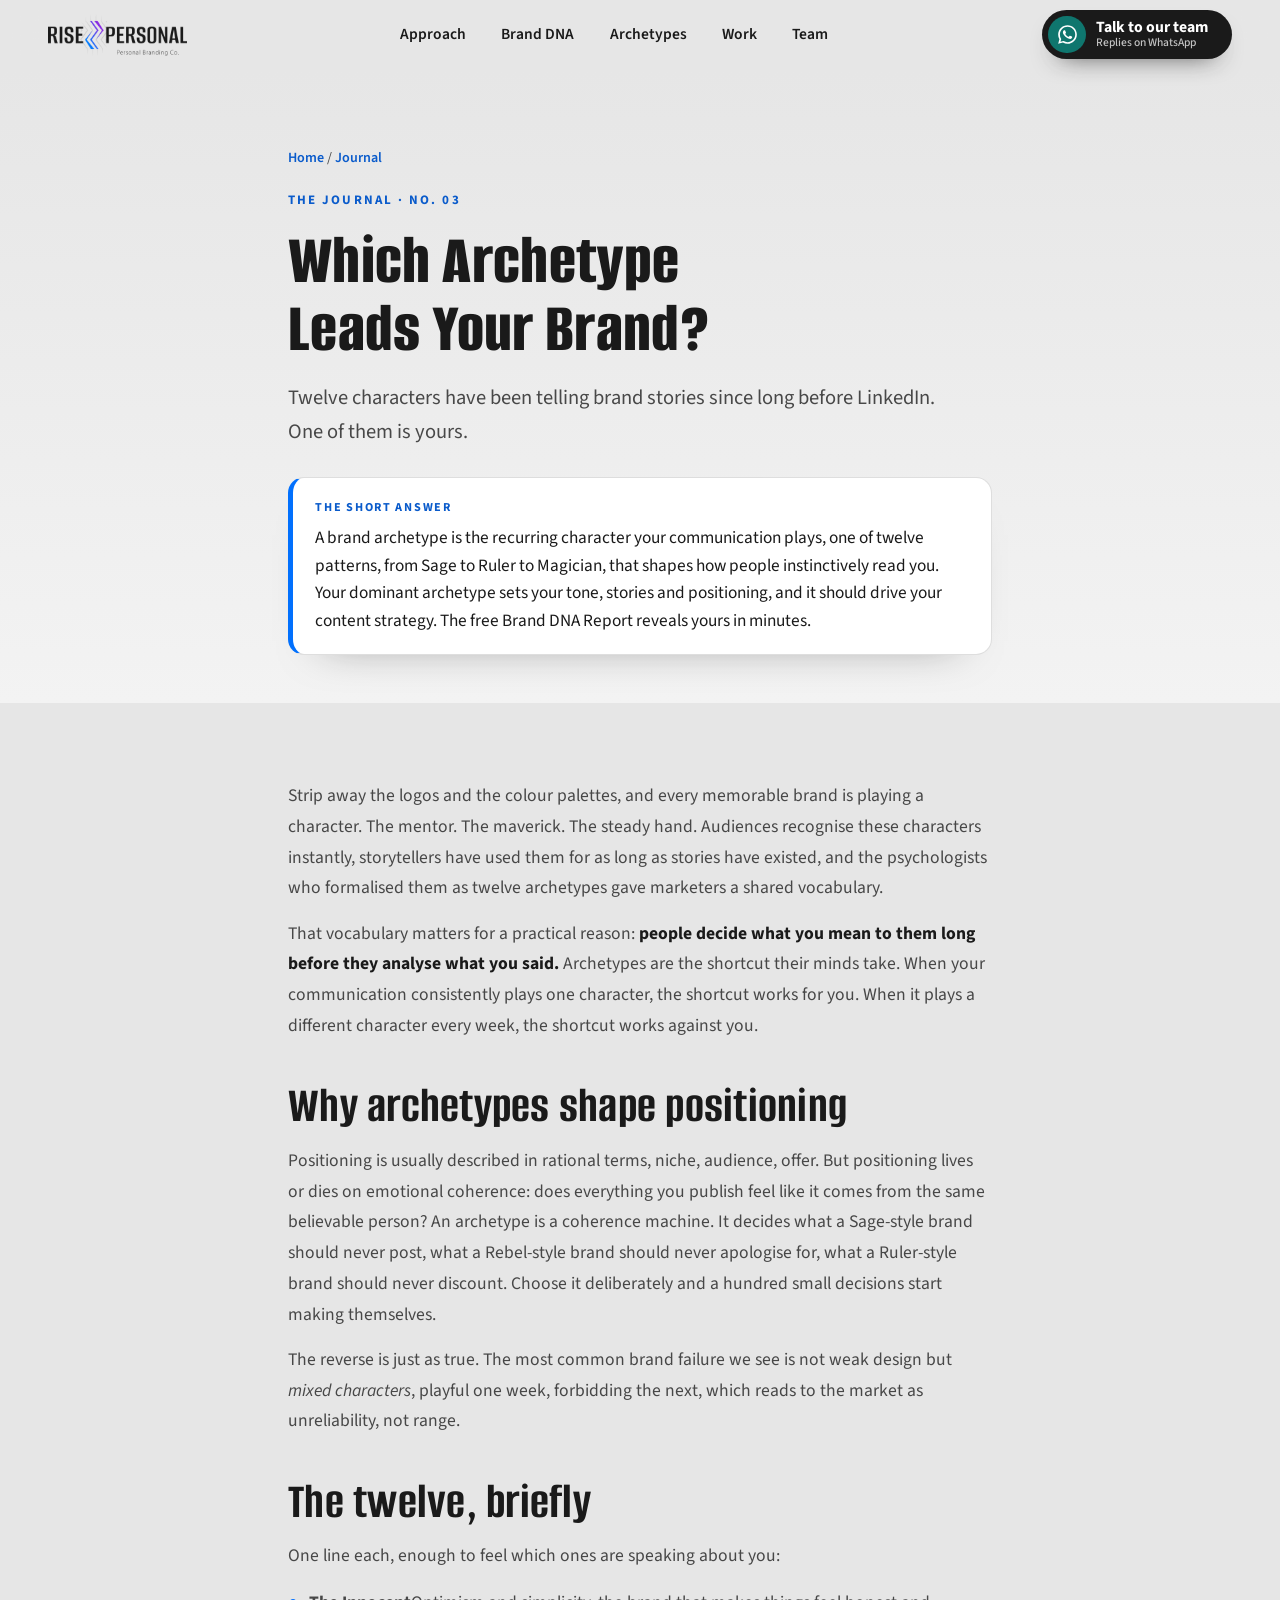
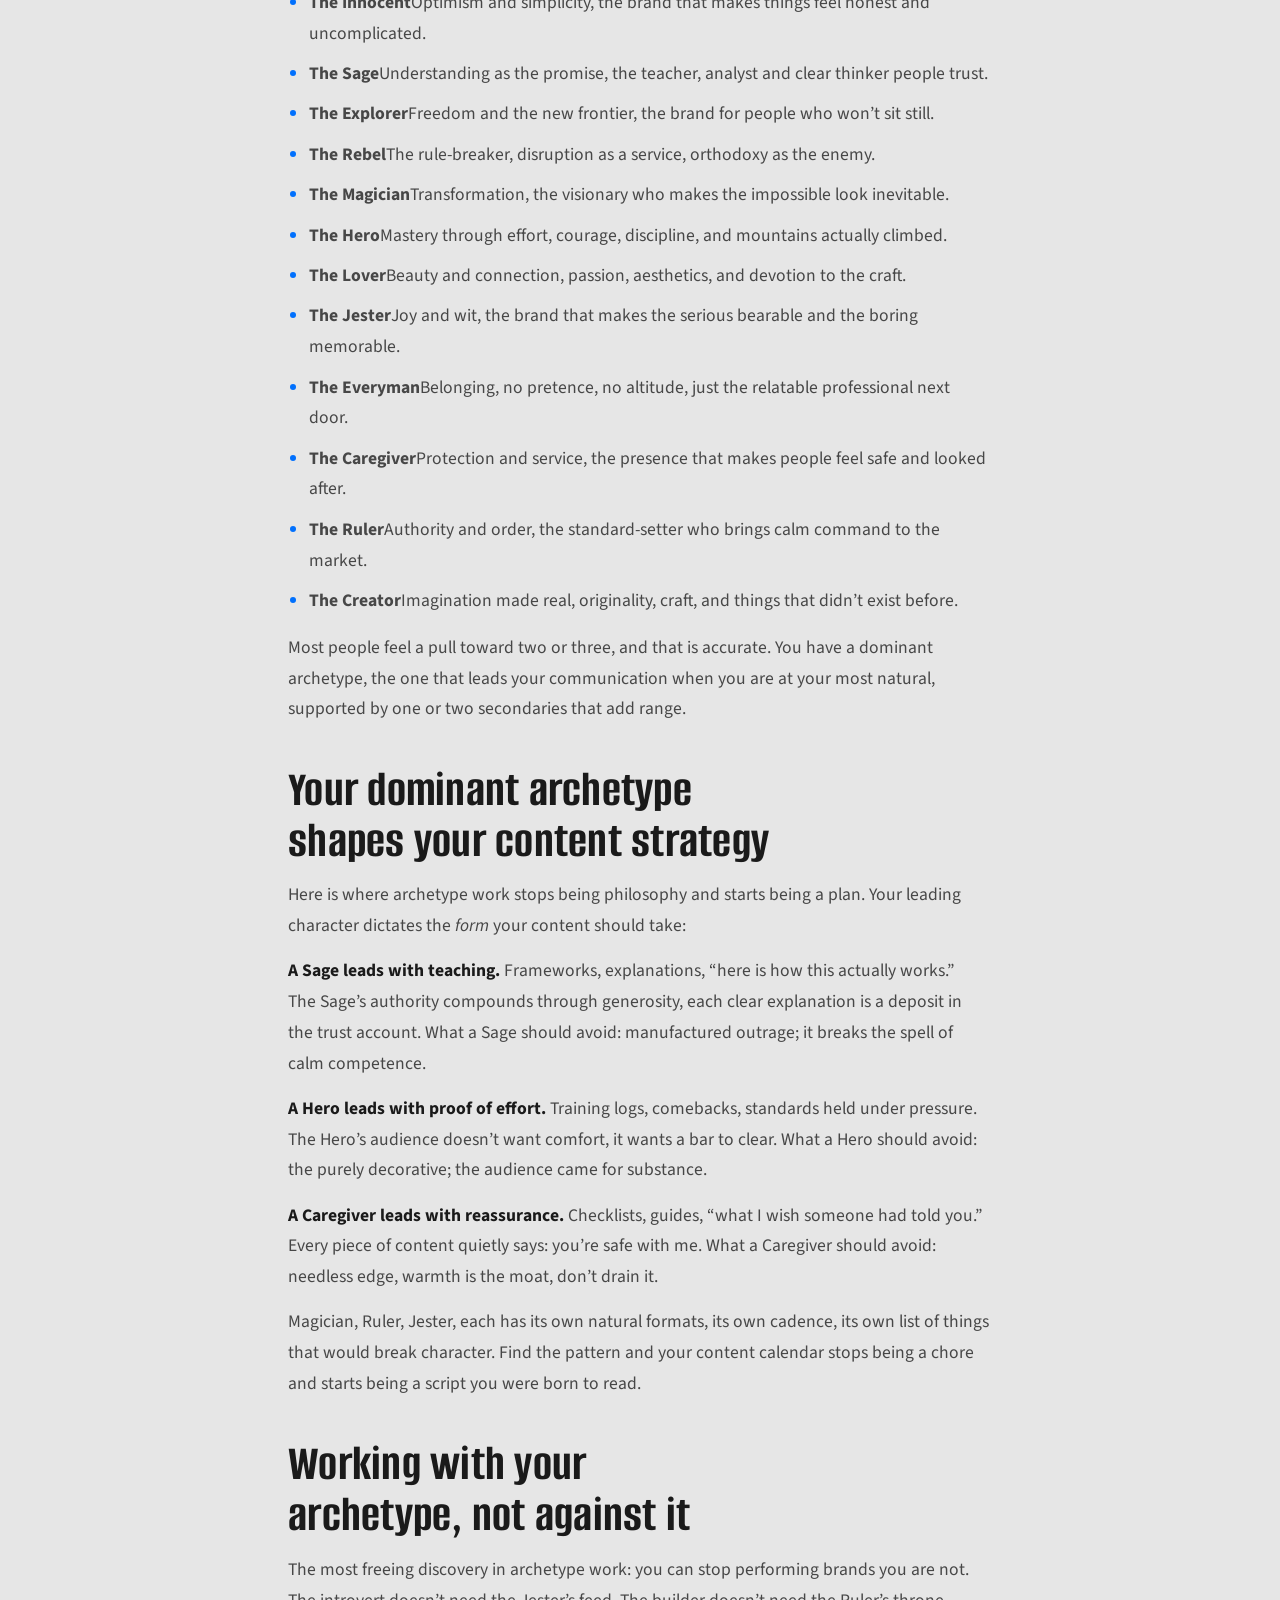
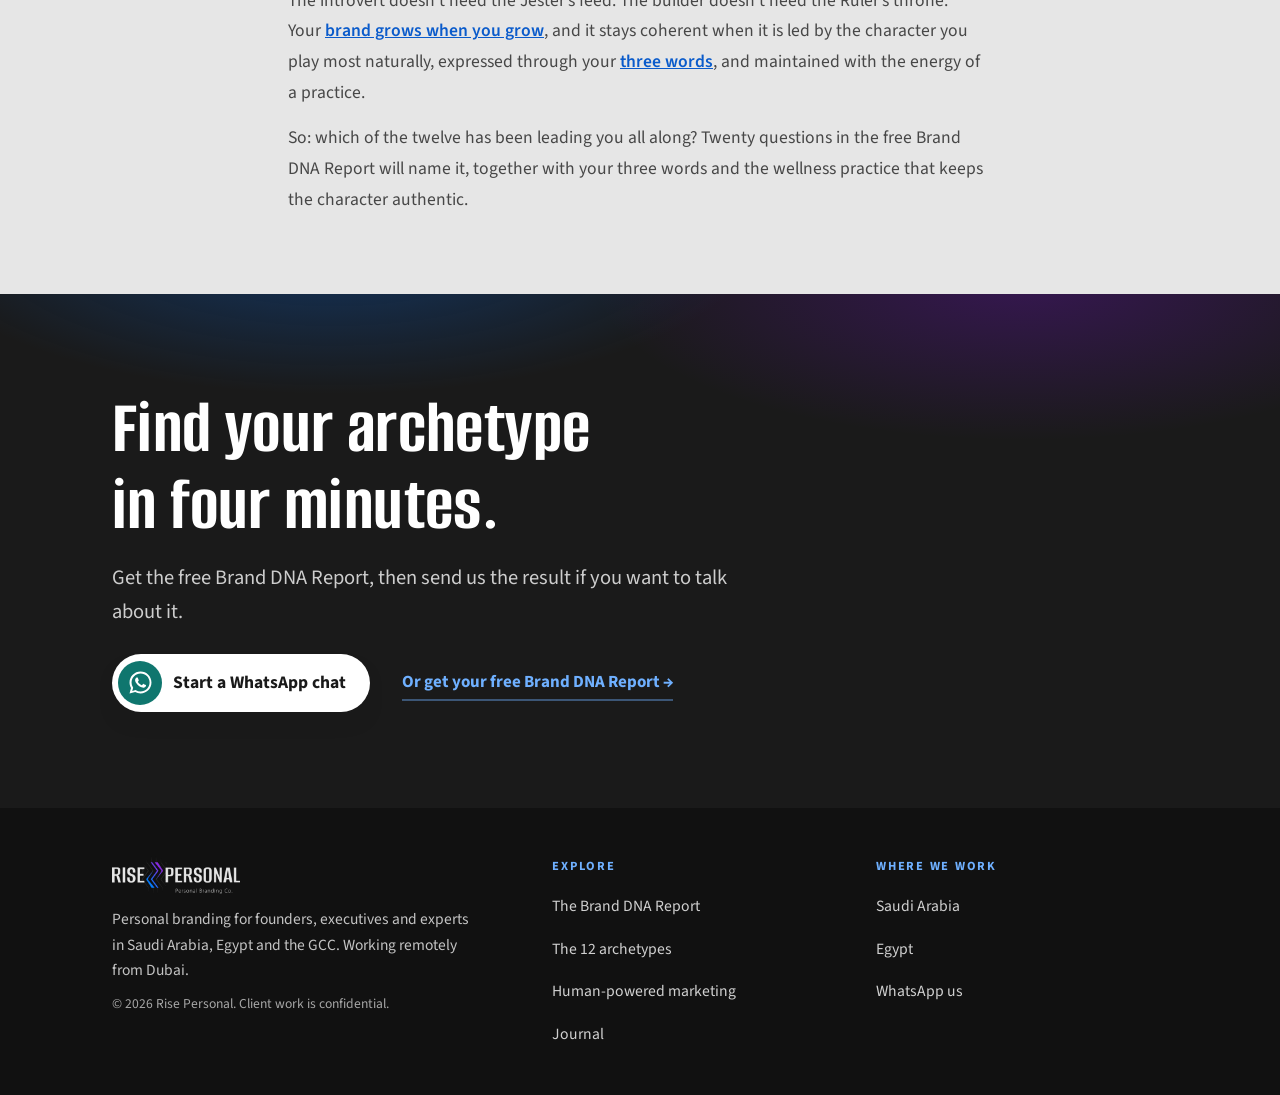
<file: journal-brand-archetypes-guide.html>
<!doctype html>
<html lang="en">
<head>
<meta charset="utf-8">
<meta name="viewport" content="width=device-width,initial-scale=1,viewport-fit=cover">
<noscript><style>.reveal{opacity:1!important;transform:none!important}</style></noscript>
<title>Which Archetype Leads Your Brand? | Rise Personal</title>
<meta name="description" content="Sage, Ruler, Magician, or one of nine others. Your leading brand archetype shapes your tone, positioning and content strategy. Meet all twelve, then find yours.">
<meta name="theme-color" content="#1A1A1A">
<meta name="robots" content="index,follow,max-image-preview:large">
<link rel="canonical" href="https://www.risepersonal.com/journal-brand-archetypes-guide.html">
<link rel="alternate" hreflang="en" href="https://www.risepersonal.com/journal-brand-archetypes-guide.html">
<link rel="alternate" hreflang="x-default" href="https://www.risepersonal.com/journal-brand-archetypes-guide.html">
<link rel="icon" href="assets/favicon.png">
<meta property="og:type" content="website">
<meta property="og:site_name" content="Rise Personal">
<meta property="og:locale" content="en_US">
<meta property="og:title" content="Which Archetype Leads Your Brand? | Rise Personal">
<meta property="og:description" content="Sage, Ruler, Magician, or one of nine others. Your leading brand archetype shapes your tone, positioning and content strategy. Meet all twelve, then find yours.">
<meta property="og:url" content="https://www.risepersonal.com/journal-brand-archetypes-guide.html">
<meta property="og:image" content="https://www.risepersonal.com/assets/og-rise-personal.jpg">
<meta property="og:image:width" content="1200">
<meta property="og:image:height" content="630">
<meta name="twitter:card" content="summary_large_image">
<meta name="twitter:title" content="Which Archetype Leads Your Brand? | Rise Personal">
<meta name="twitter:description" content="Sage, Ruler, Magician, or one of nine others. Your leading brand archetype shapes your tone, positioning and content strategy. Meet all twelve, then find yours.">
<meta name="twitter:image" content="https://www.risepersonal.com/assets/og-rise-personal.jpg">
<link rel="preconnect" href="https://fonts.googleapis.com">
<link rel="preconnect" href="https://fonts.gstatic.com" crossorigin>
<link href="https://fonts.googleapis.com/css2?family=Alumni+Sans:wght@500;700;800&family=Source+Sans+3:wght@400;500;600;700&display=swap" rel="stylesheet">
<link rel="stylesheet" href="assets/v3.css?v=20">
<script type="application/ld+json">
{
 "@context": "https://schema.org",
 "@graph": [
  {
   "@type": "ProfessionalService",
   "@id": "https://www.risepersonal.com/#org",
   "name": "Rise Personal",
   "url": "https://www.risepersonal.com/",
   "logo": "https://www.risepersonal.com/assets/logo-on-white.png",
   "image": "https://www.risepersonal.com/assets/og-rise-personal.jpg",
   "description": "Personal branding and human-powered marketing for founders, executives and experts in Saudi Arabia, Egypt and the GCC.",
   "slogan": "Be known in the rooms that matter.",
   "areaServed": [
    {
     "@type": "Country",
     "name": "Saudi Arabia"
    },
    {
     "@type": "Country",
     "name": "Egypt"
    },
    {
     "@type": "Country",
     "name": "United Arab Emirates"
    },
    {
     "@type": "AdministrativeArea",
     "name": "Gulf Cooperation Council"
    }
   ],
   "founder": {
    "@id": "https://www.risepersonal.com/#sawaf"
   },
   "affiliation": [
    {
     "@type": "Organization",
     "name": "DRP9 Tech",
     "url": "https://drp9-tech.com"
    },
    {
     "@type": "Organization",
     "name": "DRP9",
     "url": "https://drp9.com"
    },
    {
     "@type": "Organization",
     "name": "La7ma",
     "url": "https://la7ma.com"
    },
    {
     "@type": "Organization",
     "name": "WAI-S",
     "url": "https://wai-s.com"
    },
    {
     "@type": "Organization",
     "name": "Wijhat Travel",
     "url": "https://www.wijhattravel.com"
    },
    {
     "@type": "Organization",
     "name": "Bnsights",
     "url": "https://bnsights.com"
    },
    {
     "@type": "Organization",
     "name": "Imolty",
     "url": "https://imolty.ai"
    },
    {
     "@type": "Organization",
     "name": "Uniek AI",
     "url": "https://uniek.ai"
    }
   ],
   "knowsAbout": [
    "Personal branding",
    "Human-powered marketing",
    "Brand archetypes",
    "Executive positioning"
   ],
   "contactPoint": {
    "@type": "ContactPoint",
    "contactType": "sales",
    "telephone": "+971506832835",
    "availableLanguage": [
     "English"
    ],
    "url": "https://wa.me/971506832835"
   }
  },
  {
   "@type": "WebSite",
   "@id": "https://www.risepersonal.com/#website",
   "url": "https://www.risepersonal.com/",
   "name": "Rise Personal",
   "inLanguage": "en",
   "publisher": {
    "@id": "https://www.risepersonal.com/#org"
   }
  },
  {
   "@type": "Person",
   "@id": "https://www.risepersonal.com/#sawaf",
   "name": "Mohamed El Sawaf",
   "jobTitle": "Founder",
   "worksFor": {
    "@id": "https://www.risepersonal.com/#org"
   },
   "image": "https://www.risepersonal.com/assets/sawaf.jpg"
  },
  {
   "@type": "Article",
   "@id": "https://www.risepersonal.com/journal-brand-archetypes-guide.html#article",
   "headline": "Which Archetype Leads Your Brand?",
   "description": "Sage, Ruler, Magician, or one of nine others. Your leading brand archetype shapes your tone, positioning and content strategy. Meet all twelve, then find yours.",
   "datePublished": "2026-10-05",
   "dateModified": "2026-10-30",
   "inLanguage": "en",
   "mainEntityOfPage": "https://www.risepersonal.com/journal-brand-archetypes-guide.html",
   "image": "https://www.risepersonal.com/assets/og-rise-personal.jpg",
   "author": {
    "@id": "https://www.risepersonal.com/#org"
   },
   "publisher": {
    "@id": "https://www.risepersonal.com/#org"
   }
  },
  {
   "@type": "BreadcrumbList",
   "itemListElement": [
    {
     "@type": "ListItem",
     "position": 1,
     "name": "Home",
     "item": "https://www.risepersonal.com/"
    },
    {
     "@type": "ListItem",
     "position": 2,
     "name": "Journal",
     "item": "https://www.risepersonal.com/journal.html"
    },
    {
     "@type": "ListItem",
     "position": 3,
     "name": "Which Archetype Leads Your Brand?",
     "item": "https://www.risepersonal.com/journal-brand-archetypes-guide.html"
    }
   ],
   "@id": "https://www.risepersonal.com/journal-brand-archetypes-guide.html#crumbs"
  }
 ]
}
</script>
</head>
<body>
<a class="skip" href="#main">Skip to content</a>
<div class="progress" aria-hidden="true"></div>
<header class="top">
  <a class="brand" href="index.html" aria-label="Rise Personal, home"><img src="assets/logo-on-white.png" alt="Rise Personal" width="160" height="48"></a>
  <nav class="nav-d" aria-label="Primary"><a href="index.html#approach">Approach</a><a href="brand-dna-report.html">Brand DNA</a><a href="archetypes.html">Archetypes</a><a href="index.html#work">Work</a><a href="index.html#team">Team</a></nav>
  <a class="btn btn-wa btn-head" data-wa href="https://wa.me/971506832835"><span class="tx"><b>Talk to our team</b><small>Replies on WhatsApp</small></span></a>
  <button class="burger" type="button" aria-expanded="false" aria-controls="menu" aria-label="Open menu"><span aria-hidden="true"><i></i><i></i><i></i></span></button>
</header>
<div class="menu" id="menu" hidden><nav aria-label="Menu"><a href="index.html#approach">Approach</a><a href="brand-dna-report.html">Brand DNA</a><a href="archetypes.html">Archetypes</a><a href="index.html#work">Work</a><a href="index.html#team">Team</a><a href="personal-branding-saudi-arabia.html">Saudi Arabia</a><a href="personal-branding-egypt.html">Egypt</a><a href="human-powered-marketing.html">Human-powered marketing</a><a href="journal.html">Journal</a></nav></div>
<main id="main">
<article>
<header class="phero">
  <div class="wrap narrow">
    <p class="crumbs"><a href="index.html">Home</a> / <a href="journal.html">Journal</a></p>
    <p class="eyebrow">The Journal · No. 03</p>
    <h1>Which Archetype Leads Your Brand?</h1>
    <p class="lede">Twelve characters have been telling brand stories since long before LinkedIn. One of them is yours.</p>
    <aside class="ans-box"><span>The short answer</span><p>A brand archetype is the recurring character your communication plays, one of twelve patterns, from Sage to Ruler to Magician, that shapes how people instinctively read you. Your dominant archetype sets your tone, stories and positioning, and it should drive your content strategy. The free Brand DNA Report reveals yours in minutes.</p></aside>
  </div>
</header>
<div class="wrap narrow prose">
<p>Strip away the logos and the colour palettes, and every memorable brand is playing a character. The mentor. The maverick. The steady hand. Audiences recognise these characters instantly, storytellers have used them for as long as stories have existed, and the psychologists who formalised them as twelve archetypes gave marketers a shared vocabulary.</p>
<p>That vocabulary matters for a practical reason: <strong>people decide what you mean to them long before they analyse what you said.</strong> Archetypes are the shortcut their minds take. When your communication consistently plays one character, the shortcut works for you. When it plays a different character every week, the shortcut works against you.</p>
<h2>Why archetypes shape positioning</h2>
<p>Positioning is usually described in rational terms, niche, audience, offer. But positioning lives or dies on emotional coherence: does everything you publish feel like it comes from the same believable person? An archetype is a coherence machine. It decides what a Sage-style brand should never post, what a Rebel-style brand should never apologise for, what a Ruler-style brand should never discount. Choose it deliberately and a hundred small decisions start making themselves.</p>
<p>The reverse is just as true. The most common brand failure we see is not weak design but <em>mixed characters</em>, playful one week, forbidding the next, which reads to the market as unreliability, not range.</p>
<h2>The twelve, briefly</h2>
<p>One line each, enough to feel which ones are speaking about you:</p>
<ul class="arch-grid">
<li><b>The Innocent</b><span>Optimism and simplicity, the brand that makes things feel honest and uncomplicated.</span></li>
<li><b>The Sage</b><span>Understanding as the promise, the teacher, analyst and clear thinker people trust.</span></li>
<li><b>The Explorer</b><span>Freedom and the new frontier, the brand for people who won’t sit still.</span></li>
<li><b>The Rebel</b><span>The rule-breaker, disruption as a service, orthodoxy as the enemy.</span></li>
<li><b>The Magician</b><span>Transformation, the visionary who makes the impossible look inevitable.</span></li>
<li><b>The Hero</b><span>Mastery through effort, courage, discipline, and mountains actually climbed.</span></li>
<li><b>The Lover</b><span>Beauty and connection, passion, aesthetics, and devotion to the craft.</span></li>
<li><b>The Jester</b><span>Joy and wit, the brand that makes the serious bearable and the boring memorable.</span></li>
<li><b>The Everyman</b><span>Belonging, no pretence, no altitude, just the relatable professional next door.</span></li>
<li><b>The Caregiver</b><span>Protection and service, the presence that makes people feel safe and looked after.</span></li>
<li><b>The Ruler</b><span>Authority and order, the standard-setter who brings calm command to the market.</span></li>
<li><b>The Creator</b><span>Imagination made real, originality, craft, and things that didn’t exist before.</span></li>
</ul>
<p>Most people feel a pull toward two or three, and that is accurate. You have a dominant archetype, the one that leads your communication when you are at your most natural, supported by one or two secondaries that add range.</p>
<h2>Your dominant archetype shapes your content strategy</h2>
<p>Here is where archetype work stops being philosophy and starts being a plan. Your leading character dictates the <em>form</em> your content should take:</p>
<p><strong>A Sage leads with teaching.</strong> Frameworks, explanations, “here is how this actually works.” The Sage’s authority compounds through generosity, each clear explanation is a deposit in the trust account. What a Sage should avoid: manufactured outrage; it breaks the spell of calm competence.</p>
<p><strong>A Hero leads with proof of effort.</strong> Training logs, comebacks, standards held under pressure. The Hero’s audience doesn’t want comfort, it wants a bar to clear. What a Hero should avoid: the purely decorative; the audience came for substance.</p>
<p><strong>A Caregiver leads with reassurance.</strong> Checklists, guides, “what I wish someone had told you.” Every piece of content quietly says: you’re safe with me. What a Caregiver should avoid: needless edge, warmth is the moat, don’t drain it.</p>
<p>Magician, Ruler, Jester, each has its own natural formats, its own cadence, its own list of things that would break character. Find the pattern and your content calendar stops being a chore and starts being a script you were born to read.</p>
<h2>Working with your archetype, not against it</h2>
<p>The most freeing discovery in archetype work: you can stop performing brands you are not. The introvert doesn’t need the Jester’s feed. The builder doesn’t need the Ruler’s throne. Your <a href="journal-personal-branding-wellness.html">brand grows when you grow</a>, and it stays coherent when it is led by the character you play most naturally, expressed through your <a href="journal-three-words.html">three words</a>, and maintained with the energy of a practice.</p>
<p>So: which of the twelve has been leading you all along? Twenty questions in the free Brand DNA Report will name it, together with your three words and the wellness practice that keeps the character authentic.</p>
</div>
</article>
<section class="cta cta-slim" aria-labelledby="h-cta">
  <div class="wrap">
    <h2 id="h-cta">Find your archetype in four minutes.</h2>
    <p class="lede">Get the free Brand DNA Report, then send us the result if you want to talk about it.</p>
    <div class="cta-row">
      <a class="btn btn-wa btn-lg magnet" data-wa data-msg="Hello Rise Personal team, I read your Journal and I&#x27;d like to talk about personal branding." href="https://wa.me/971506832835">Start a WhatsApp chat</a>
      <a class="btn-link light" href="brand-dna-report.html">Or get your free Brand DNA Report →</a>
    </div>
  </div>
</section>

</main>
<footer class="foot">
  <div class="wrap foot-grid">
    <div>
      <img src="assets/logo-on-black.png" alt="Rise Personal" width="140" height="42" loading="lazy">
      <p>Personal branding for founders, executives and experts in Saudi Arabia, Egypt and the GCC. Working remotely from Dubai.</p>
      <p class="small">© 2026 Rise Personal. Client work is confidential.</p>
    </div>
    <nav aria-label="Footer">
      <b>Explore</b>
      <a href="brand-dna-report.html">The Brand DNA Report</a>
      <a href="archetypes.html">The 12 archetypes</a>
      <a href="human-powered-marketing.html">Human-powered marketing</a>
      <a href="journal.html">Journal</a>
    </nav>
    <nav aria-label="Markets">
      <b>Where we work</b>
      <a href="personal-branding-saudi-arabia.html">Saudi Arabia</a>
      <a href="personal-branding-egypt.html">Egypt</a>
      <a data-wa href="https://wa.me/971506832835">WhatsApp us</a>
    </nav>
  </div>
</footer>
<script src="assets/site.js" defer></script>
</body>
</html>
</file>
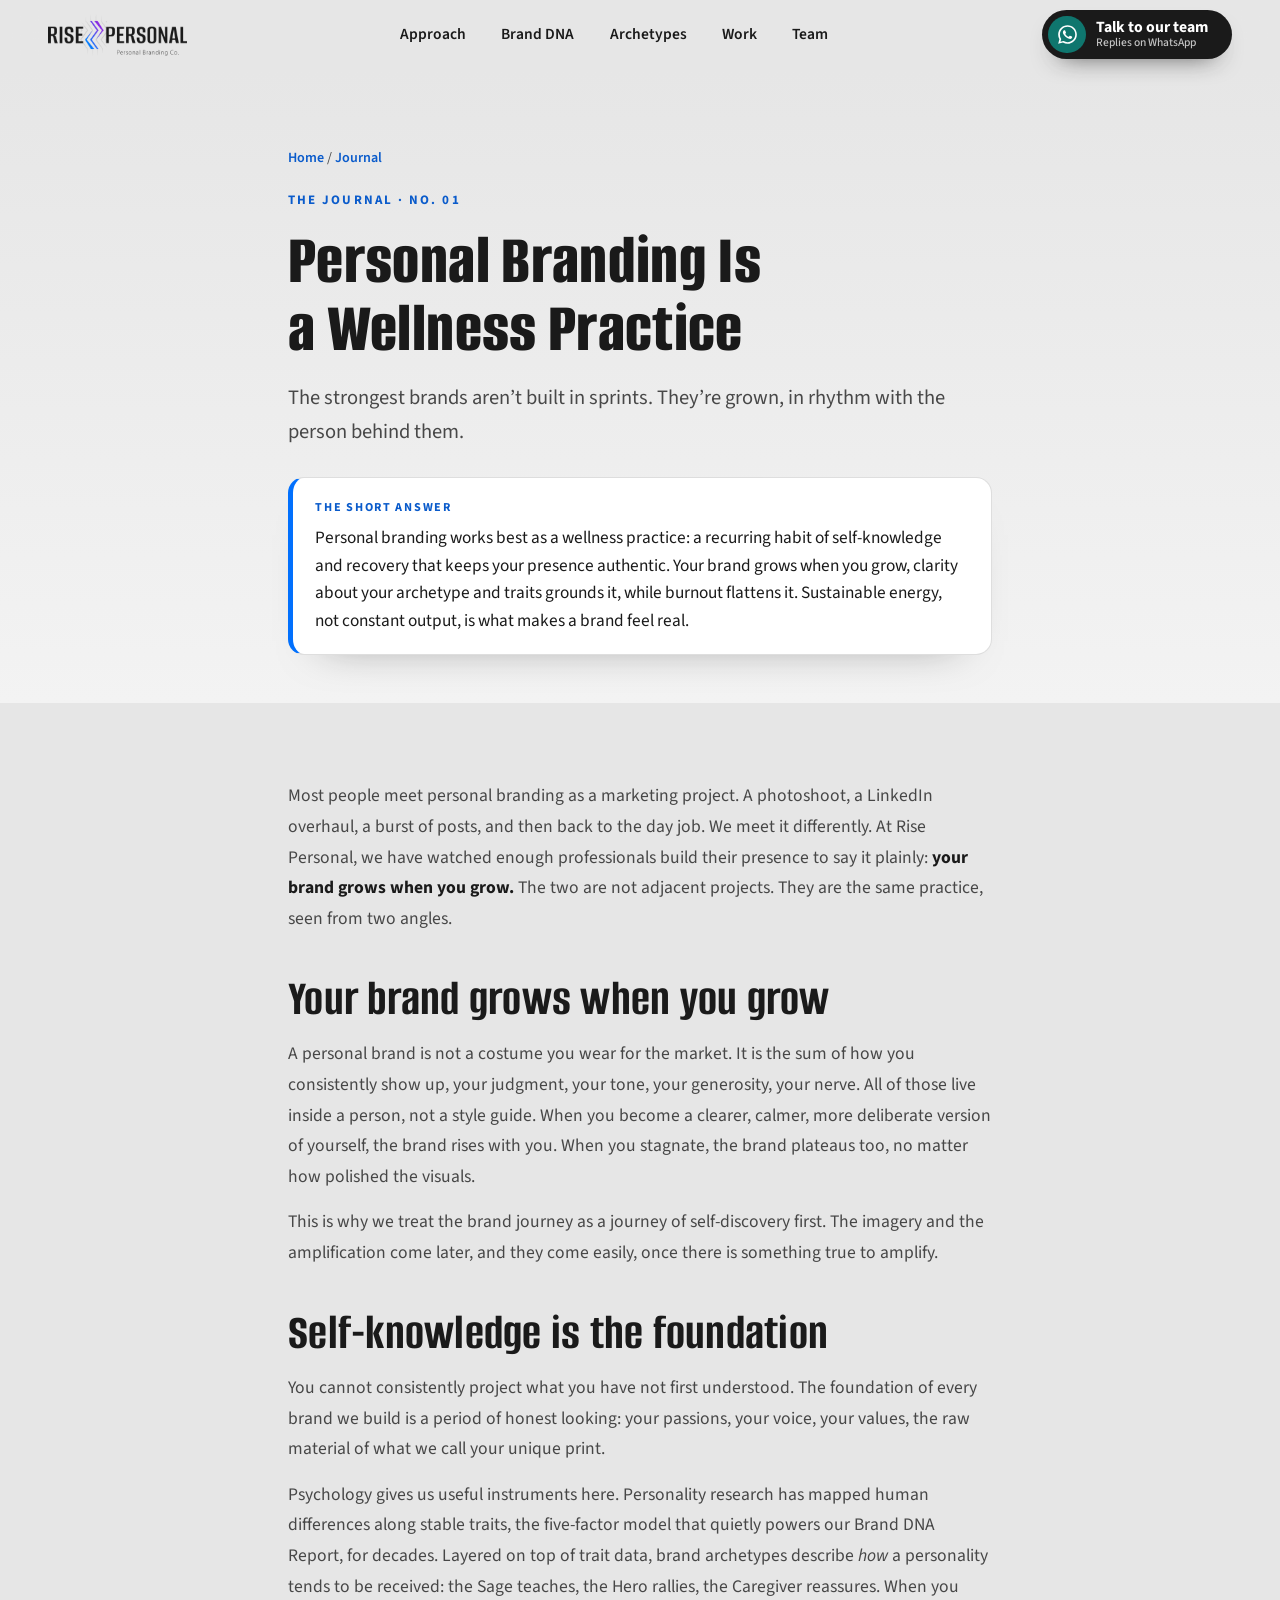
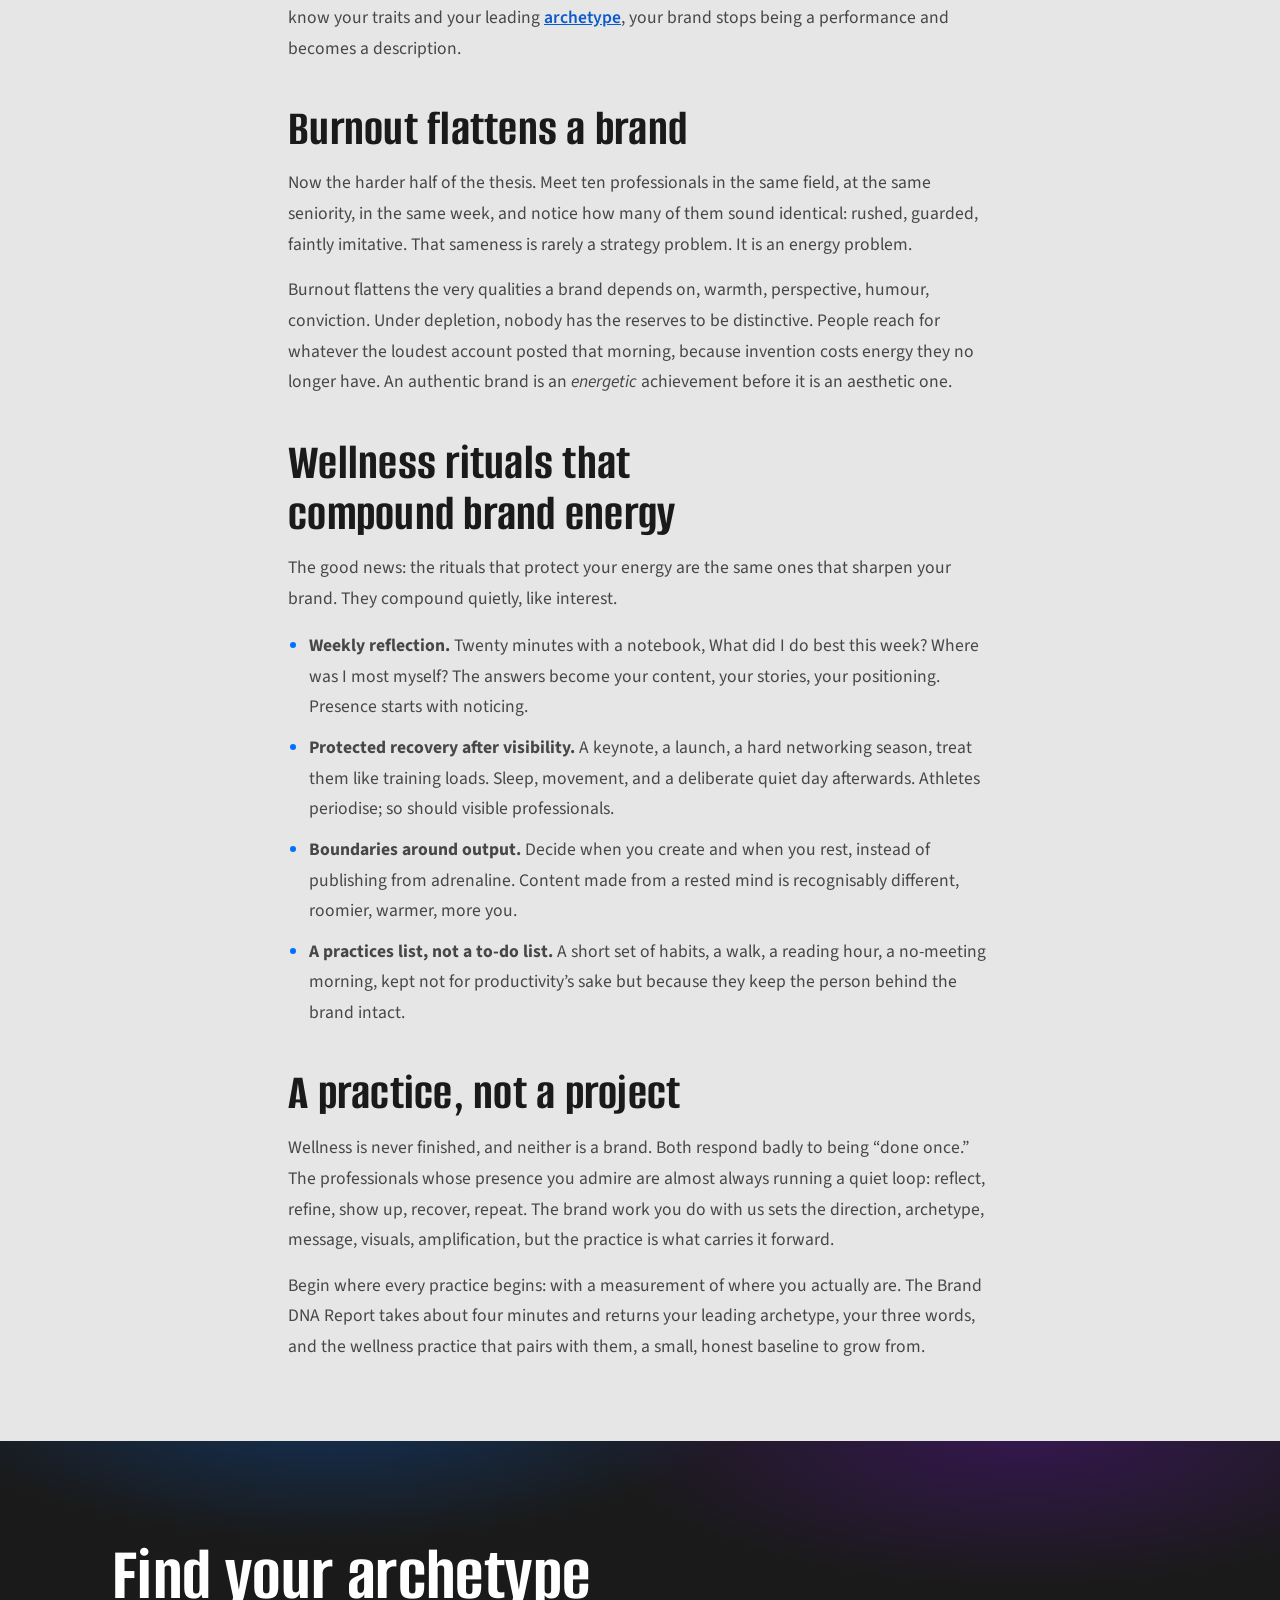
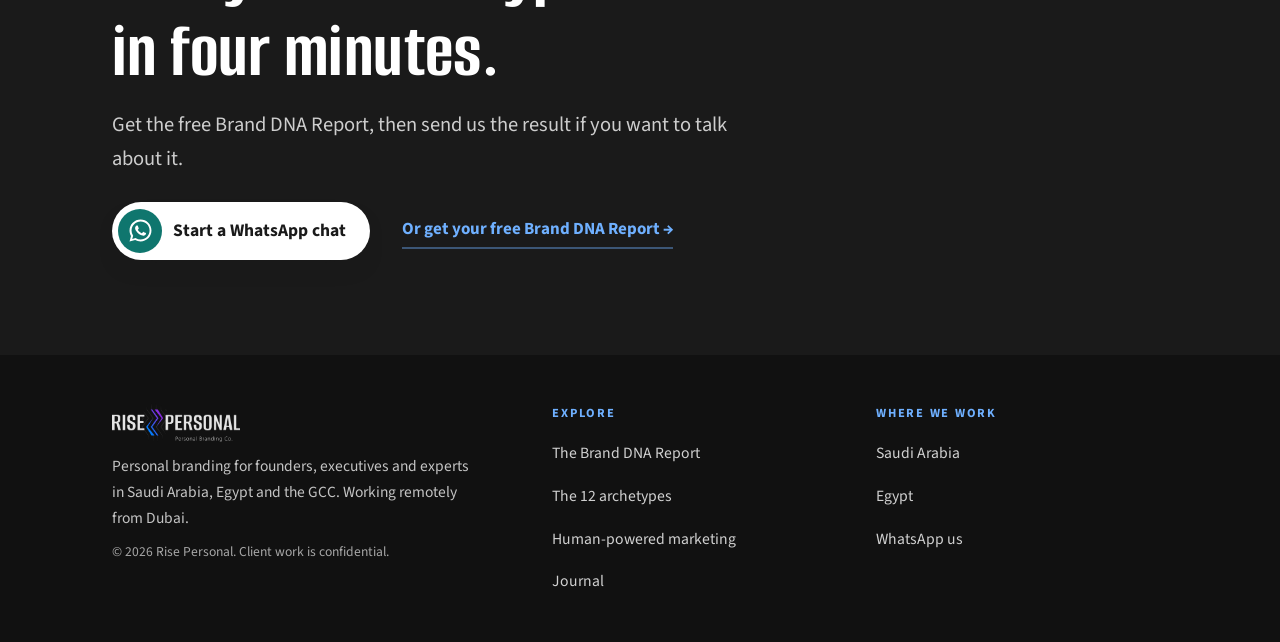
<file: journal-personal-branding-wellness.html>
<!doctype html>
<html lang="en">
<head>
<meta charset="utf-8">
<meta name="viewport" content="width=device-width,initial-scale=1,viewport-fit=cover">
<noscript><style>.reveal{opacity:1!important;transform:none!important}</style></noscript>
<title>Personal Branding Is a Wellness Practice | Rise Personal</title>
<meta name="description" content="Why the strongest brands are built by people who are doing well, not just doing much. Self-knowledge, archetypes and wellness rituals that compound brand energy.">
<meta name="theme-color" content="#1A1A1A">
<meta name="robots" content="index,follow,max-image-preview:large">
<link rel="canonical" href="https://www.risepersonal.com/journal-personal-branding-wellness.html">
<link rel="alternate" hreflang="en" href="https://www.risepersonal.com/journal-personal-branding-wellness.html">
<link rel="alternate" hreflang="x-default" href="https://www.risepersonal.com/journal-personal-branding-wellness.html">
<link rel="icon" href="assets/favicon.png">
<meta property="og:type" content="website">
<meta property="og:site_name" content="Rise Personal">
<meta property="og:locale" content="en_US">
<meta property="og:title" content="Personal Branding Is a Wellness Practice | Rise Personal">
<meta property="og:description" content="Why the strongest brands are built by people who are doing well, not just doing much. Self-knowledge, archetypes and wellness rituals that compound brand energy.">
<meta property="og:url" content="https://www.risepersonal.com/journal-personal-branding-wellness.html">
<meta property="og:image" content="https://www.risepersonal.com/assets/og-rise-personal.jpg">
<meta property="og:image:width" content="1200">
<meta property="og:image:height" content="630">
<meta name="twitter:card" content="summary_large_image">
<meta name="twitter:title" content="Personal Branding Is a Wellness Practice | Rise Personal">
<meta name="twitter:description" content="Why the strongest brands are built by people who are doing well, not just doing much. Self-knowledge, archetypes and wellness rituals that compound brand energy.">
<meta name="twitter:image" content="https://www.risepersonal.com/assets/og-rise-personal.jpg">
<link rel="preconnect" href="https://fonts.googleapis.com">
<link rel="preconnect" href="https://fonts.gstatic.com" crossorigin>
<link href="https://fonts.googleapis.com/css2?family=Alumni+Sans:wght@500;700;800&family=Source+Sans+3:wght@400;500;600;700&display=swap" rel="stylesheet">
<link rel="stylesheet" href="assets/v3.css?v=20">
<script type="application/ld+json">
{
 "@context": "https://schema.org",
 "@graph": [
  {
   "@type": "ProfessionalService",
   "@id": "https://www.risepersonal.com/#org",
   "name": "Rise Personal",
   "url": "https://www.risepersonal.com/",
   "logo": "https://www.risepersonal.com/assets/logo-on-white.png",
   "image": "https://www.risepersonal.com/assets/og-rise-personal.jpg",
   "description": "Personal branding and human-powered marketing for founders, executives and experts in Saudi Arabia, Egypt and the GCC.",
   "slogan": "Be known in the rooms that matter.",
   "areaServed": [
    {
     "@type": "Country",
     "name": "Saudi Arabia"
    },
    {
     "@type": "Country",
     "name": "Egypt"
    },
    {
     "@type": "Country",
     "name": "United Arab Emirates"
    },
    {
     "@type": "AdministrativeArea",
     "name": "Gulf Cooperation Council"
    }
   ],
   "founder": {
    "@id": "https://www.risepersonal.com/#sawaf"
   },
   "affiliation": [
    {
     "@type": "Organization",
     "name": "DRP9 Tech",
     "url": "https://drp9-tech.com"
    },
    {
     "@type": "Organization",
     "name": "DRP9",
     "url": "https://drp9.com"
    },
    {
     "@type": "Organization",
     "name": "La7ma",
     "url": "https://la7ma.com"
    },
    {
     "@type": "Organization",
     "name": "WAI-S",
     "url": "https://wai-s.com"
    },
    {
     "@type": "Organization",
     "name": "Wijhat Travel",
     "url": "https://www.wijhattravel.com"
    },
    {
     "@type": "Organization",
     "name": "Bnsights",
     "url": "https://bnsights.com"
    },
    {
     "@type": "Organization",
     "name": "Imolty",
     "url": "https://imolty.ai"
    },
    {
     "@type": "Organization",
     "name": "Uniek AI",
     "url": "https://uniek.ai"
    }
   ],
   "knowsAbout": [
    "Personal branding",
    "Human-powered marketing",
    "Brand archetypes",
    "Executive positioning"
   ],
   "contactPoint": {
    "@type": "ContactPoint",
    "contactType": "sales",
    "telephone": "+971506832835",
    "availableLanguage": [
     "English"
    ],
    "url": "https://wa.me/971506832835"
   }
  },
  {
   "@type": "WebSite",
   "@id": "https://www.risepersonal.com/#website",
   "url": "https://www.risepersonal.com/",
   "name": "Rise Personal",
   "inLanguage": "en",
   "publisher": {
    "@id": "https://www.risepersonal.com/#org"
   }
  },
  {
   "@type": "Person",
   "@id": "https://www.risepersonal.com/#sawaf",
   "name": "Mohamed El Sawaf",
   "jobTitle": "Founder",
   "worksFor": {
    "@id": "https://www.risepersonal.com/#org"
   },
   "image": "https://www.risepersonal.com/assets/sawaf.jpg"
  },
  {
   "@type": "Article",
   "@id": "https://www.risepersonal.com/journal-personal-branding-wellness.html#article",
   "headline": "Personal Branding Is a Wellness Practice",
   "description": "Why the strongest brands are built by people who are doing well, not just doing much. Self-knowledge, archetypes and wellness rituals that compound brand energy.",
   "datePublished": "2026-10-05",
   "dateModified": "2026-10-30",
   "inLanguage": "en",
   "mainEntityOfPage": "https://www.risepersonal.com/journal-personal-branding-wellness.html",
   "image": "https://www.risepersonal.com/assets/og-rise-personal.jpg",
   "author": {
    "@id": "https://www.risepersonal.com/#org"
   },
   "publisher": {
    "@id": "https://www.risepersonal.com/#org"
   }
  },
  {
   "@type": "BreadcrumbList",
   "itemListElement": [
    {
     "@type": "ListItem",
     "position": 1,
     "name": "Home",
     "item": "https://www.risepersonal.com/"
    },
    {
     "@type": "ListItem",
     "position": 2,
     "name": "Journal",
     "item": "https://www.risepersonal.com/journal.html"
    },
    {
     "@type": "ListItem",
     "position": 3,
     "name": "Personal Branding Is a Wellness Practice",
     "item": "https://www.risepersonal.com/journal-personal-branding-wellness.html"
    }
   ],
   "@id": "https://www.risepersonal.com/journal-personal-branding-wellness.html#crumbs"
  }
 ]
}
</script>
</head>
<body>
<a class="skip" href="#main">Skip to content</a>
<div class="progress" aria-hidden="true"></div>
<header class="top">
  <a class="brand" href="index.html" aria-label="Rise Personal, home"><img src="assets/logo-on-white.png" alt="Rise Personal" width="160" height="48"></a>
  <nav class="nav-d" aria-label="Primary"><a href="index.html#approach">Approach</a><a href="brand-dna-report.html">Brand DNA</a><a href="archetypes.html">Archetypes</a><a href="index.html#work">Work</a><a href="index.html#team">Team</a></nav>
  <a class="btn btn-wa btn-head" data-wa href="https://wa.me/971506832835"><span class="tx"><b>Talk to our team</b><small>Replies on WhatsApp</small></span></a>
  <button class="burger" type="button" aria-expanded="false" aria-controls="menu" aria-label="Open menu"><span aria-hidden="true"><i></i><i></i><i></i></span></button>
</header>
<div class="menu" id="menu" hidden><nav aria-label="Menu"><a href="index.html#approach">Approach</a><a href="brand-dna-report.html">Brand DNA</a><a href="archetypes.html">Archetypes</a><a href="index.html#work">Work</a><a href="index.html#team">Team</a><a href="personal-branding-saudi-arabia.html">Saudi Arabia</a><a href="personal-branding-egypt.html">Egypt</a><a href="human-powered-marketing.html">Human-powered marketing</a><a href="journal.html">Journal</a></nav></div>
<main id="main">
<article>
<header class="phero">
  <div class="wrap narrow">
    <p class="crumbs"><a href="index.html">Home</a> / <a href="journal.html">Journal</a></p>
    <p class="eyebrow">The Journal · No. 01</p>
    <h1>Personal Branding Is a Wellness Practice</h1>
    <p class="lede">The strongest brands aren’t built in sprints. They’re grown, in rhythm with the person behind them.</p>
    <aside class="ans-box"><span>The short answer</span><p>Personal branding works best as a wellness practice: a recurring habit of self-knowledge and recovery that keeps your presence authentic. Your brand grows when you grow, clarity about your archetype and traits grounds it, while burnout flattens it. Sustainable energy, not constant output, is what makes a brand feel real.</p></aside>
  </div>
</header>
<div class="wrap narrow prose">
<p>Most people meet personal branding as a marketing project. A photoshoot, a LinkedIn overhaul, a burst of posts, and then back to the day job. We meet it differently. At Rise Personal, we have watched enough professionals build their presence to say it plainly: <strong>your brand grows when you grow.</strong> The two are not adjacent projects. They are the same practice, seen from two angles.</p>
<h2>Your brand grows when you grow</h2>
<p>A personal brand is not a costume you wear for the market. It is the sum of how you consistently show up, your judgment, your tone, your generosity, your nerve. All of those live inside a person, not a style guide. When you become a clearer, calmer, more deliberate version of yourself, the brand rises with you. When you stagnate, the brand plateaus too, no matter how polished the visuals.</p>
<p>This is why we treat the brand journey as a journey of self-discovery first. The imagery and the amplification come later, and they come easily, once there is something true to amplify.</p>
<h2>Self-knowledge is the foundation</h2>
<p>You cannot consistently project what you have not first understood. The foundation of every brand we build is a period of honest looking: your passions, your voice, your values, the raw material of what we call your unique print.</p>
<p>Psychology gives us useful instruments here. Personality research has mapped human differences along stable traits, the five-factor model that quietly powers our Brand DNA Report, for decades. Layered on top of trait data, brand archetypes describe <em>how</em> a personality tends to be received: the Sage teaches, the Hero rallies, the Caregiver reassures. When you know your traits and your leading <a href="journal-brand-archetypes-guide.html">archetype</a>, your brand stops being a performance and becomes a description.</p>
<h2>Burnout flattens a brand</h2>
<p>Now the harder half of the thesis. Meet ten professionals in the same field, at the same seniority, in the same week, and notice how many of them sound identical: rushed, guarded, faintly imitative. That sameness is rarely a strategy problem. It is an energy problem.</p>
<p>Burnout flattens the very qualities a brand depends on, warmth, perspective, humour, conviction. Under depletion, nobody has the reserves to be distinctive. People reach for whatever the loudest account posted that morning, because invention costs energy they no longer have. An authentic brand is an <em>energetic</em> achievement before it is an aesthetic one.</p>
<h2>Wellness rituals that compound brand energy</h2>
<p>The good news: the rituals that protect your energy are the same ones that sharpen your brand. They compound quietly, like interest.</p>
<ul>
<li><b>Weekly reflection.</b> Twenty minutes with a notebook, What did I do best this week? Where was I most myself? The answers become your content, your stories, your positioning. Presence starts with noticing.</li>
<li><b>Protected recovery after visibility.</b> A keynote, a launch, a hard networking season, treat them like training loads. Sleep, movement, and a deliberate quiet day afterwards. Athletes periodise; so should visible professionals.</li>
<li><b>Boundaries around output.</b> Decide when you create and when you rest, instead of publishing from adrenaline. Content made from a rested mind is recognisably different, roomier, warmer, more you.</li>
<li><b>A practices list, not a to-do list.</b> A short set of habits, a walk, a reading hour, a no-meeting morning, kept not for productivity’s sake but because they keep the person behind the brand intact.</li>
</ul>
<h2>A practice, not a project</h2>
<p>Wellness is never finished, and neither is a brand. Both respond badly to being “done once.” The professionals whose presence you admire are almost always running a quiet loop: reflect, refine, show up, recover, repeat. The brand work you do with us sets the direction, archetype, message, visuals, amplification, but the practice is what carries it forward.</p>
<p>Begin where every practice begins: with a measurement of where you actually are. The Brand DNA Report takes about four minutes and returns your leading archetype, your three words, and the wellness practice that pairs with them, a small, honest baseline to grow from.</p>
</div>
</article>
<section class="cta cta-slim" aria-labelledby="h-cta">
  <div class="wrap">
    <h2 id="h-cta">Find your archetype in four minutes.</h2>
    <p class="lede">Get the free Brand DNA Report, then send us the result if you want to talk about it.</p>
    <div class="cta-row">
      <a class="btn btn-wa btn-lg magnet" data-wa data-msg="Hello Rise Personal team, I read your Journal and I&#x27;d like to talk about personal branding." href="https://wa.me/971506832835">Start a WhatsApp chat</a>
      <a class="btn-link light" href="brand-dna-report.html">Or get your free Brand DNA Report →</a>
    </div>
  </div>
</section>

</main>
<footer class="foot">
  <div class="wrap foot-grid">
    <div>
      <img src="assets/logo-on-black.png" alt="Rise Personal" width="140" height="42" loading="lazy">
      <p>Personal branding for founders, executives and experts in Saudi Arabia, Egypt and the GCC. Working remotely from Dubai.</p>
      <p class="small">© 2026 Rise Personal. Client work is confidential.</p>
    </div>
    <nav aria-label="Footer">
      <b>Explore</b>
      <a href="brand-dna-report.html">The Brand DNA Report</a>
      <a href="archetypes.html">The 12 archetypes</a>
      <a href="human-powered-marketing.html">Human-powered marketing</a>
      <a href="journal.html">Journal</a>
    </nav>
    <nav aria-label="Markets">
      <b>Where we work</b>
      <a href="personal-branding-saudi-arabia.html">Saudi Arabia</a>
      <a href="personal-branding-egypt.html">Egypt</a>
      <a data-wa href="https://wa.me/971506832835">WhatsApp us</a>
    </nav>
  </div>
</footer>
<script src="assets/site.js" defer></script>
</body>
</html>
</file>
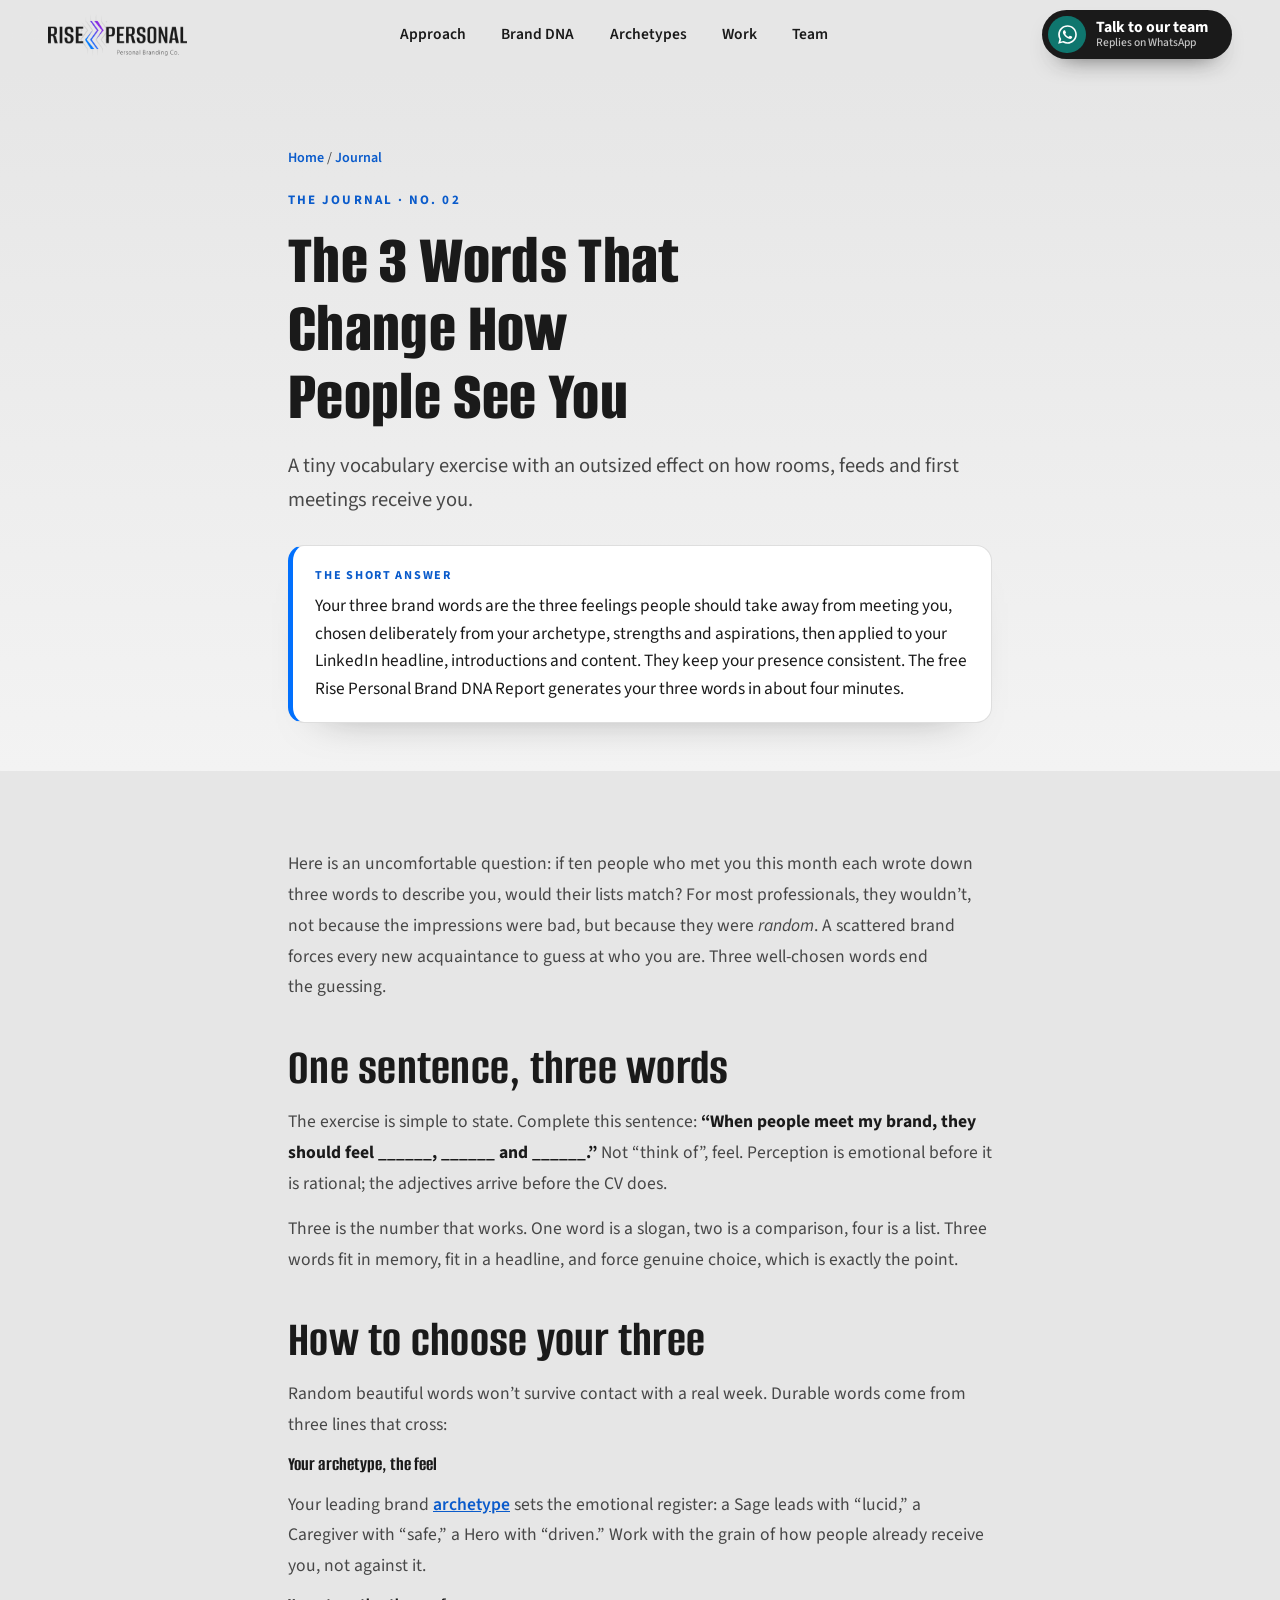
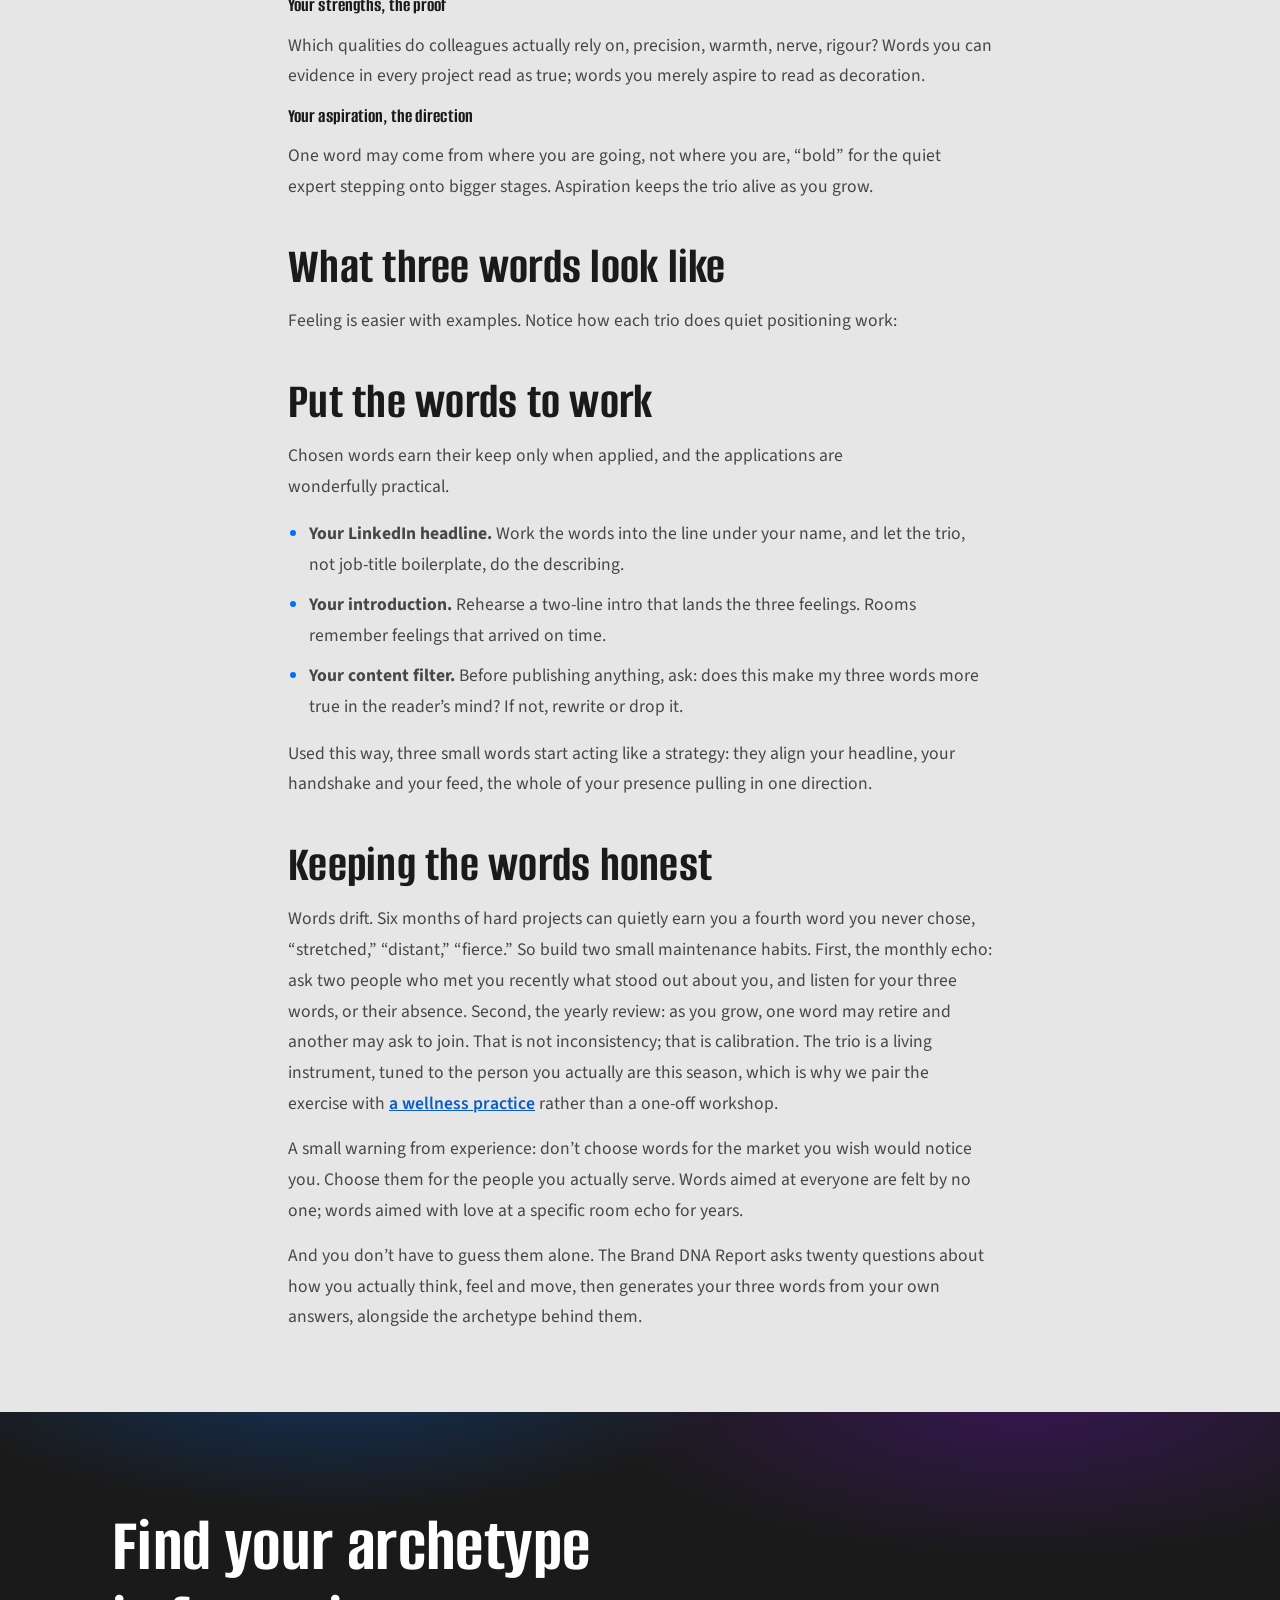
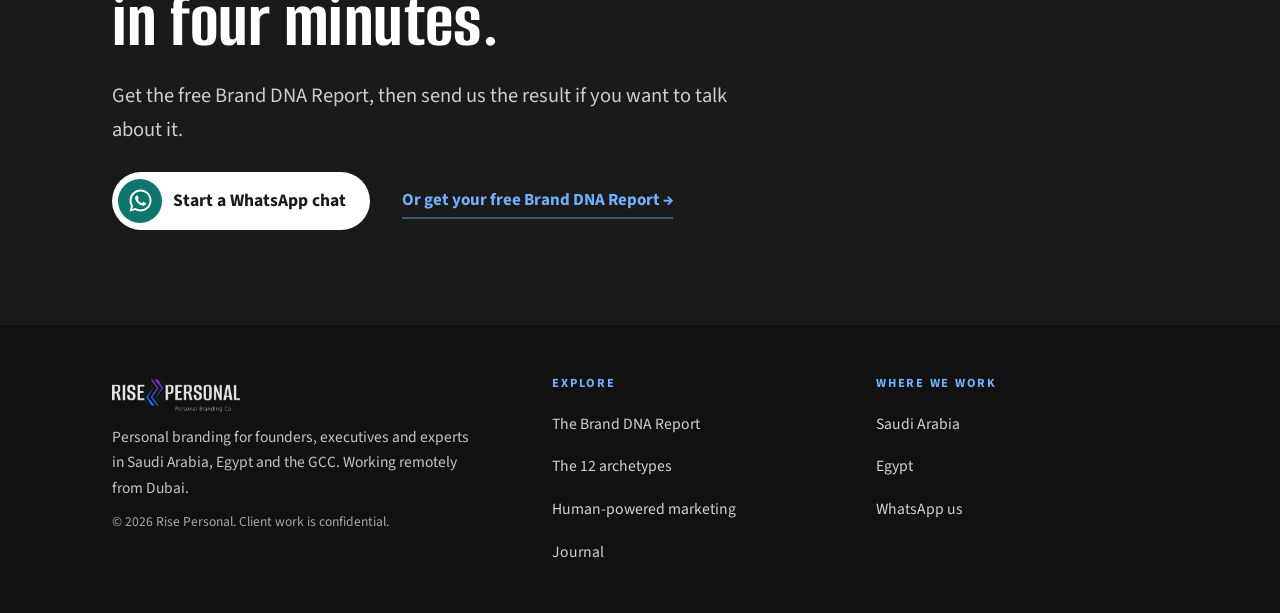
<file: journal-three-words.html>
<!doctype html>
<html lang="en">
<head>
<meta charset="utf-8">
<meta name="viewport" content="width=device-width,initial-scale=1,viewport-fit=cover">
<noscript><style>.reveal{opacity:1!important;transform:none!important}</style></noscript>
<title>The 3 Words That Change How People See You | Rise Personal</title>
<meta name="description" content="The three words people should feel when they meet your brand: how to choose them from your archetype and strengths, and apply them to LinkedIn and content.">
<meta name="theme-color" content="#1A1A1A">
<meta name="robots" content="index,follow,max-image-preview:large">
<link rel="canonical" href="https://www.risepersonal.com/journal-three-words.html">
<link rel="alternate" hreflang="en" href="https://www.risepersonal.com/journal-three-words.html">
<link rel="alternate" hreflang="x-default" href="https://www.risepersonal.com/journal-three-words.html">
<link rel="icon" href="assets/favicon.png">
<meta property="og:type" content="website">
<meta property="og:site_name" content="Rise Personal">
<meta property="og:locale" content="en_US">
<meta property="og:title" content="The 3 Words That Change How People See You | Rise Personal">
<meta property="og:description" content="The three words people should feel when they meet your brand: how to choose them from your archetype and strengths, and apply them to LinkedIn and content.">
<meta property="og:url" content="https://www.risepersonal.com/journal-three-words.html">
<meta property="og:image" content="https://www.risepersonal.com/assets/og-rise-personal.jpg">
<meta property="og:image:width" content="1200">
<meta property="og:image:height" content="630">
<meta name="twitter:card" content="summary_large_image">
<meta name="twitter:title" content="The 3 Words That Change How People See You | Rise Personal">
<meta name="twitter:description" content="The three words people should feel when they meet your brand: how to choose them from your archetype and strengths, and apply them to LinkedIn and content.">
<meta name="twitter:image" content="https://www.risepersonal.com/assets/og-rise-personal.jpg">
<link rel="preconnect" href="https://fonts.googleapis.com">
<link rel="preconnect" href="https://fonts.gstatic.com" crossorigin>
<link href="https://fonts.googleapis.com/css2?family=Alumni+Sans:wght@500;700;800&family=Source+Sans+3:wght@400;500;600;700&display=swap" rel="stylesheet">
<link rel="stylesheet" href="assets/v3.css?v=20">
<script type="application/ld+json">
{
 "@context": "https://schema.org",
 "@graph": [
  {
   "@type": "ProfessionalService",
   "@id": "https://www.risepersonal.com/#org",
   "name": "Rise Personal",
   "url": "https://www.risepersonal.com/",
   "logo": "https://www.risepersonal.com/assets/logo-on-white.png",
   "image": "https://www.risepersonal.com/assets/og-rise-personal.jpg",
   "description": "Personal branding and human-powered marketing for founders, executives and experts in Saudi Arabia, Egypt and the GCC.",
   "slogan": "Be known in the rooms that matter.",
   "areaServed": [
    {
     "@type": "Country",
     "name": "Saudi Arabia"
    },
    {
     "@type": "Country",
     "name": "Egypt"
    },
    {
     "@type": "Country",
     "name": "United Arab Emirates"
    },
    {
     "@type": "AdministrativeArea",
     "name": "Gulf Cooperation Council"
    }
   ],
   "founder": {
    "@id": "https://www.risepersonal.com/#sawaf"
   },
   "affiliation": [
    {
     "@type": "Organization",
     "name": "DRP9 Tech",
     "url": "https://drp9-tech.com"
    },
    {
     "@type": "Organization",
     "name": "DRP9",
     "url": "https://drp9.com"
    },
    {
     "@type": "Organization",
     "name": "La7ma",
     "url": "https://la7ma.com"
    },
    {
     "@type": "Organization",
     "name": "WAI-S",
     "url": "https://wai-s.com"
    },
    {
     "@type": "Organization",
     "name": "Wijhat Travel",
     "url": "https://www.wijhattravel.com"
    },
    {
     "@type": "Organization",
     "name": "Bnsights",
     "url": "https://bnsights.com"
    },
    {
     "@type": "Organization",
     "name": "Imolty",
     "url": "https://imolty.ai"
    },
    {
     "@type": "Organization",
     "name": "Uniek AI",
     "url": "https://uniek.ai"
    }
   ],
   "knowsAbout": [
    "Personal branding",
    "Human-powered marketing",
    "Brand archetypes",
    "Executive positioning"
   ],
   "contactPoint": {
    "@type": "ContactPoint",
    "contactType": "sales",
    "telephone": "+971506832835",
    "availableLanguage": [
     "English"
    ],
    "url": "https://wa.me/971506832835"
   }
  },
  {
   "@type": "WebSite",
   "@id": "https://www.risepersonal.com/#website",
   "url": "https://www.risepersonal.com/",
   "name": "Rise Personal",
   "inLanguage": "en",
   "publisher": {
    "@id": "https://www.risepersonal.com/#org"
   }
  },
  {
   "@type": "Person",
   "@id": "https://www.risepersonal.com/#sawaf",
   "name": "Mohamed El Sawaf",
   "jobTitle": "Founder",
   "worksFor": {
    "@id": "https://www.risepersonal.com/#org"
   },
   "image": "https://www.risepersonal.com/assets/sawaf.jpg"
  },
  {
   "@type": "Article",
   "@id": "https://www.risepersonal.com/journal-three-words.html#article",
   "headline": "The 3 Words That Change How People See You",
   "description": "The three words people should feel when they meet your brand: how to choose them from your archetype and strengths, and apply them to LinkedIn and content.",
   "datePublished": "2026-10-05",
   "dateModified": "2026-10-30",
   "inLanguage": "en",
   "mainEntityOfPage": "https://www.risepersonal.com/journal-three-words.html",
   "image": "https://www.risepersonal.com/assets/og-rise-personal.jpg",
   "author": {
    "@id": "https://www.risepersonal.com/#org"
   },
   "publisher": {
    "@id": "https://www.risepersonal.com/#org"
   }
  },
  {
   "@type": "BreadcrumbList",
   "itemListElement": [
    {
     "@type": "ListItem",
     "position": 1,
     "name": "Home",
     "item": "https://www.risepersonal.com/"
    },
    {
     "@type": "ListItem",
     "position": 2,
     "name": "Journal",
     "item": "https://www.risepersonal.com/journal.html"
    },
    {
     "@type": "ListItem",
     "position": 3,
     "name": "The 3 Words That Change How People See You",
     "item": "https://www.risepersonal.com/journal-three-words.html"
    }
   ],
   "@id": "https://www.risepersonal.com/journal-three-words.html#crumbs"
  }
 ]
}
</script>
</head>
<body>
<a class="skip" href="#main">Skip to content</a>
<div class="progress" aria-hidden="true"></div>
<header class="top">
  <a class="brand" href="index.html" aria-label="Rise Personal, home"><img src="assets/logo-on-white.png" alt="Rise Personal" width="160" height="48"></a>
  <nav class="nav-d" aria-label="Primary"><a href="index.html#approach">Approach</a><a href="brand-dna-report.html">Brand DNA</a><a href="archetypes.html">Archetypes</a><a href="index.html#work">Work</a><a href="index.html#team">Team</a></nav>
  <a class="btn btn-wa btn-head" data-wa href="https://wa.me/971506832835"><span class="tx"><b>Talk to our team</b><small>Replies on WhatsApp</small></span></a>
  <button class="burger" type="button" aria-expanded="false" aria-controls="menu" aria-label="Open menu"><span aria-hidden="true"><i></i><i></i><i></i></span></button>
</header>
<div class="menu" id="menu" hidden><nav aria-label="Menu"><a href="index.html#approach">Approach</a><a href="brand-dna-report.html">Brand DNA</a><a href="archetypes.html">Archetypes</a><a href="index.html#work">Work</a><a href="index.html#team">Team</a><a href="personal-branding-saudi-arabia.html">Saudi Arabia</a><a href="personal-branding-egypt.html">Egypt</a><a href="human-powered-marketing.html">Human-powered marketing</a><a href="journal.html">Journal</a></nav></div>
<main id="main">
<article>
<header class="phero">
  <div class="wrap narrow">
    <p class="crumbs"><a href="index.html">Home</a> / <a href="journal.html">Journal</a></p>
    <p class="eyebrow">The Journal · No. 02</p>
    <h1>The 3 Words That Change How People See You</h1>
    <p class="lede">A tiny vocabulary exercise with an outsized effect on how rooms, feeds and first meetings receive you.</p>
    <aside class="ans-box"><span>The short answer</span><p>Your three brand words are the three feelings people should take away from meeting you, chosen deliberately from your archetype, strengths and aspirations, then applied to your LinkedIn headline, introductions and content. They keep your presence consistent. The free Rise Personal Brand DNA Report generates your three words in about four minutes.</p></aside>
  </div>
</header>
<div class="wrap narrow prose">
<p>Here is an uncomfortable question: if ten people who met you this month each wrote down three words to describe you, would their lists match? For most professionals, they wouldn’t, not because the impressions were bad, but because they were <em>random</em>. A scattered brand forces every new acquaintance to guess at who you are. Three well-chosen words end the guessing.</p>
<h2>One sentence, three words</h2>
<p>The exercise is simple to state. Complete this sentence: <strong>“When people meet my brand, they should feel ______, ______ and ______.”</strong> Not “think of”, feel. Perception is emotional before it is rational; the adjectives arrive before the CV does.</p>
<p>Three is the number that works. One word is a slogan, two is a comparison, four is a list. Three words fit in memory, fit in a headline, and force genuine choice, which is exactly the point.</p>
<h2>How to choose your three</h2>
<p>Random beautiful words won’t survive contact with a real week. Durable words come from three lines that cross:</p>
<h3>Your archetype, the feel</h3>
<p>Your leading brand <a href="journal-brand-archetypes-guide.html">archetype</a> sets the emotional register: a Sage leads with “lucid,” a Caregiver with “safe,” a Hero with “driven.” Work with the grain of how people already receive you, not against it.</p>
<h3>Your strengths, the proof</h3>
<p>Which qualities do colleagues actually rely on, precision, warmth, nerve, rigour? Words you can evidence in every project read as true; words you merely aspire to read as decoration.</p>
<h3>Your aspiration, the direction</h3>
<p>One word may come from where you are going, not where you are, “bold” for the quiet expert stepping onto bigger stages. Aspiration keeps the trio alive as you grow.</p>
<h2>What three words look like</h2>
<p>Feeling is easier with examples. Notice how each trio does quiet positioning work:</p>
<h2>Put the words to work</h2>
<p>Chosen words earn their keep only when applied, and the applications are wonderfully practical.</p>
<ul>
<li><b>Your LinkedIn headline.</b> Work the words into the line under your name, and let the trio, not job-title boilerplate, do the describing.</li>
<li><b>Your introduction.</b> Rehearse a two-line intro that lands the three feelings. Rooms remember feelings that arrived on time.</li>
<li><b>Your content filter.</b> Before publishing anything, ask: does this make my three words more true in the reader’s mind? If not, rewrite or drop it.</li>
</ul>
<p>Used this way, three small words start acting like a strategy: they align your headline, your handshake and your feed, the whole of your presence pulling in one direction.</p>
<h2>Keeping the words honest</h2>
<p>Words drift. Six months of hard projects can quietly earn you a fourth word you never chose, “stretched,” “distant,” “fierce.” So build two small maintenance habits. First, the monthly echo: ask two people who met you recently what stood out about you, and listen for your three words, or their absence. Second, the yearly review: as you grow, one word may retire and another may ask to join. That is not inconsistency; that is calibration. The trio is a living instrument, tuned to the person you actually are this season, which is why we pair the exercise with <a href="journal-personal-branding-wellness.html">a wellness practice</a> rather than a one-off workshop.</p>
<p>A small warning from experience: don’t choose words for the market you wish would notice you. Choose them for the people you actually serve. Words aimed at everyone are felt by no one; words aimed with love at a specific room echo for years.</p>
<p>And you don’t have to guess them alone. The Brand DNA Report asks twenty questions about how you actually think, feel and move, then generates your three words from your own answers, alongside the archetype behind them.</p>
</div>
</article>
<section class="cta cta-slim" aria-labelledby="h-cta">
  <div class="wrap">
    <h2 id="h-cta">Find your archetype in four minutes.</h2>
    <p class="lede">Get the free Brand DNA Report, then send us the result if you want to talk about it.</p>
    <div class="cta-row">
      <a class="btn btn-wa btn-lg magnet" data-wa data-msg="Hello Rise Personal team, I read your Journal and I&#x27;d like to talk about personal branding." href="https://wa.me/971506832835">Start a WhatsApp chat</a>
      <a class="btn-link light" href="brand-dna-report.html">Or get your free Brand DNA Report →</a>
    </div>
  </div>
</section>

</main>
<footer class="foot">
  <div class="wrap foot-grid">
    <div>
      <img src="assets/logo-on-black.png" alt="Rise Personal" width="140" height="42" loading="lazy">
      <p>Personal branding for founders, executives and experts in Saudi Arabia, Egypt and the GCC. Working remotely from Dubai.</p>
      <p class="small">© 2026 Rise Personal. Client work is confidential.</p>
    </div>
    <nav aria-label="Footer">
      <b>Explore</b>
      <a href="brand-dna-report.html">The Brand DNA Report</a>
      <a href="archetypes.html">The 12 archetypes</a>
      <a href="human-powered-marketing.html">Human-powered marketing</a>
      <a href="journal.html">Journal</a>
    </nav>
    <nav aria-label="Markets">
      <b>Where we work</b>
      <a href="personal-branding-saudi-arabia.html">Saudi Arabia</a>
      <a href="personal-branding-egypt.html">Egypt</a>
      <a data-wa href="https://wa.me/971506832835">WhatsApp us</a>
    </nav>
  </div>
</footer>
<script src="assets/site.js" defer></script>
</body>
</html>
</file>
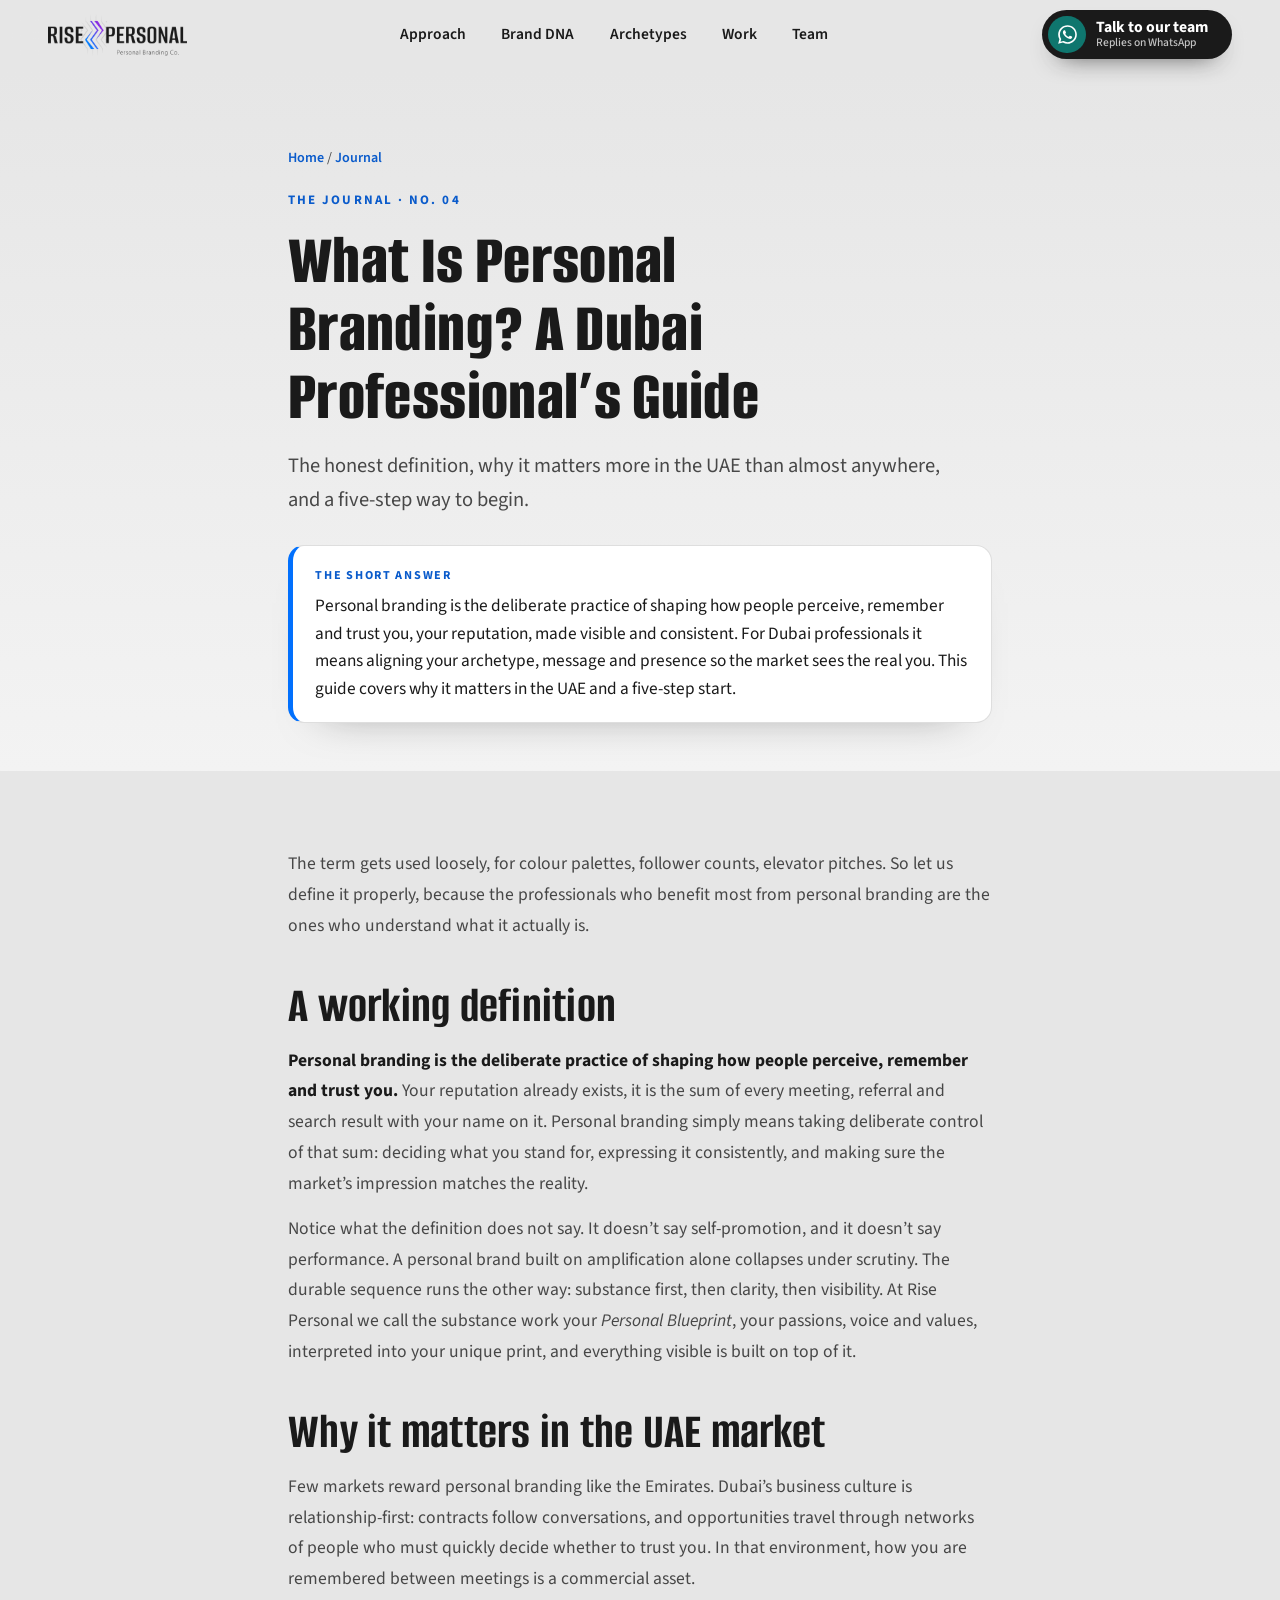
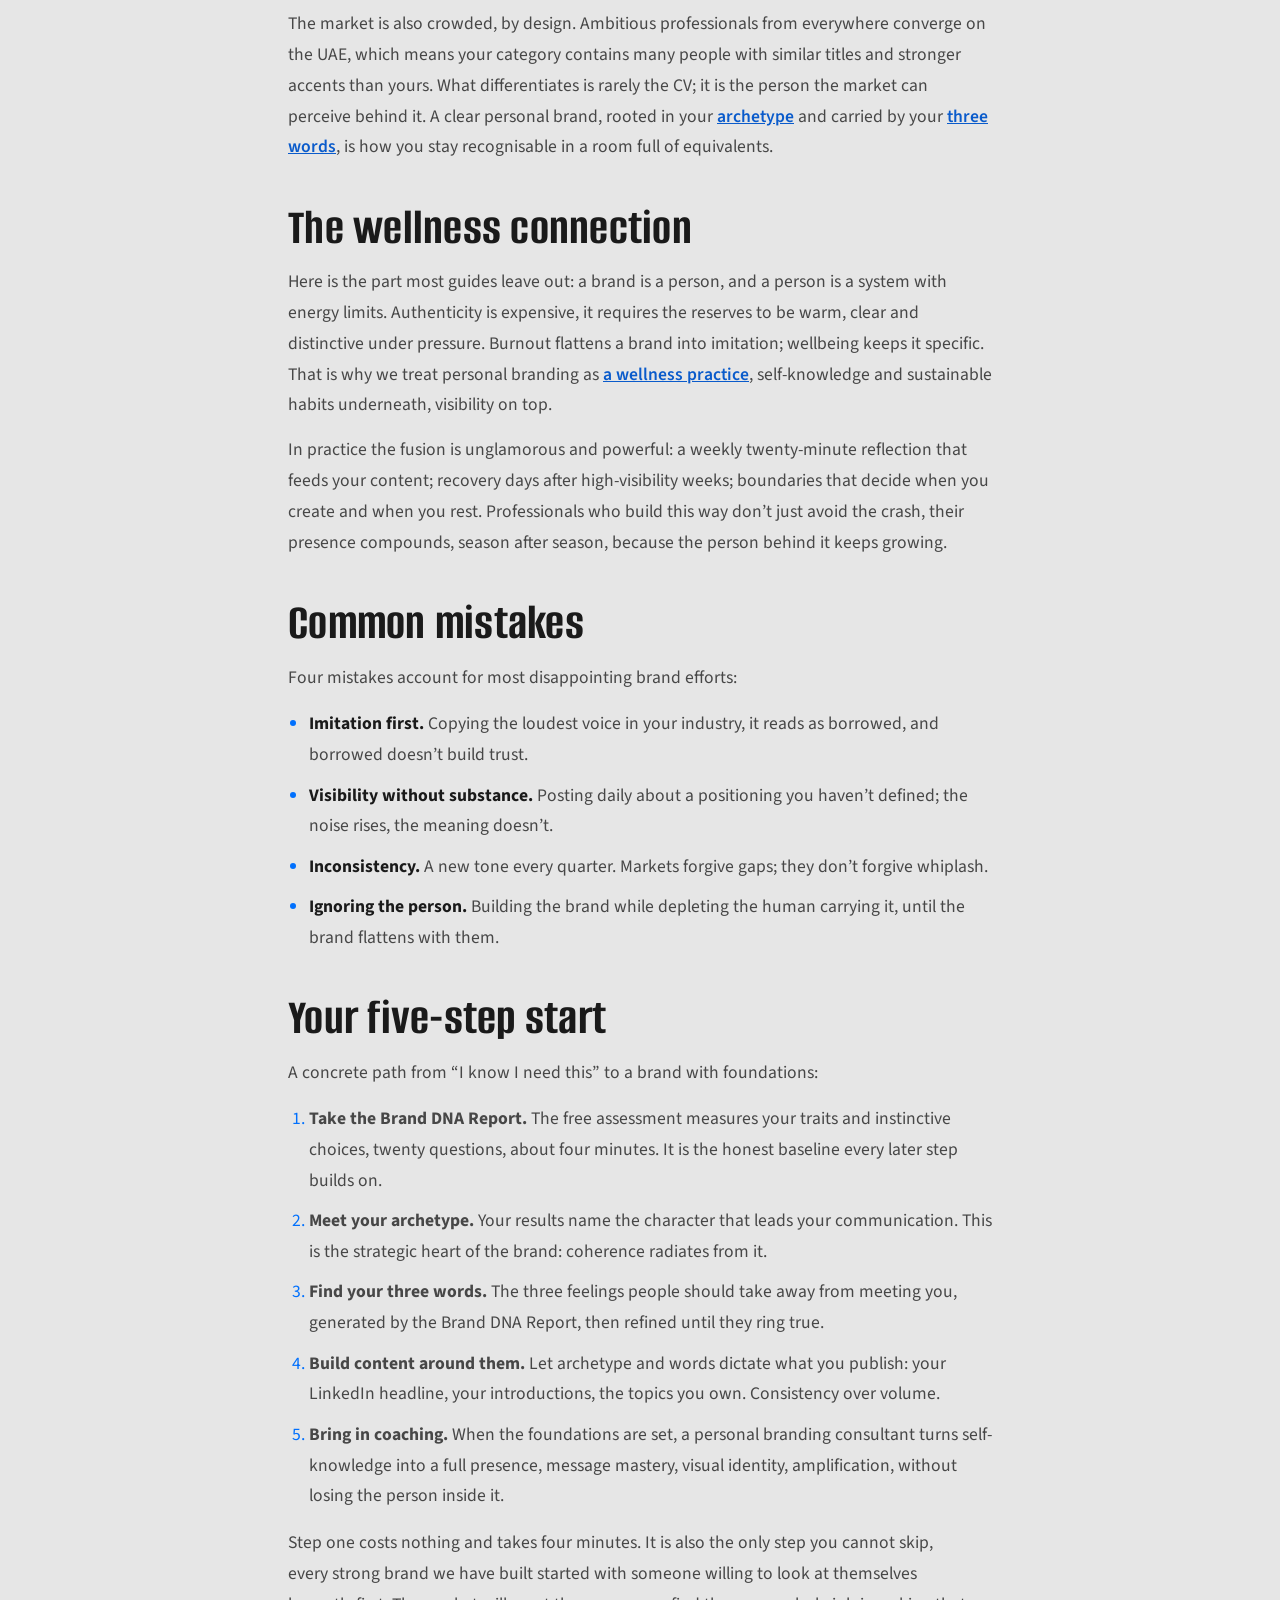
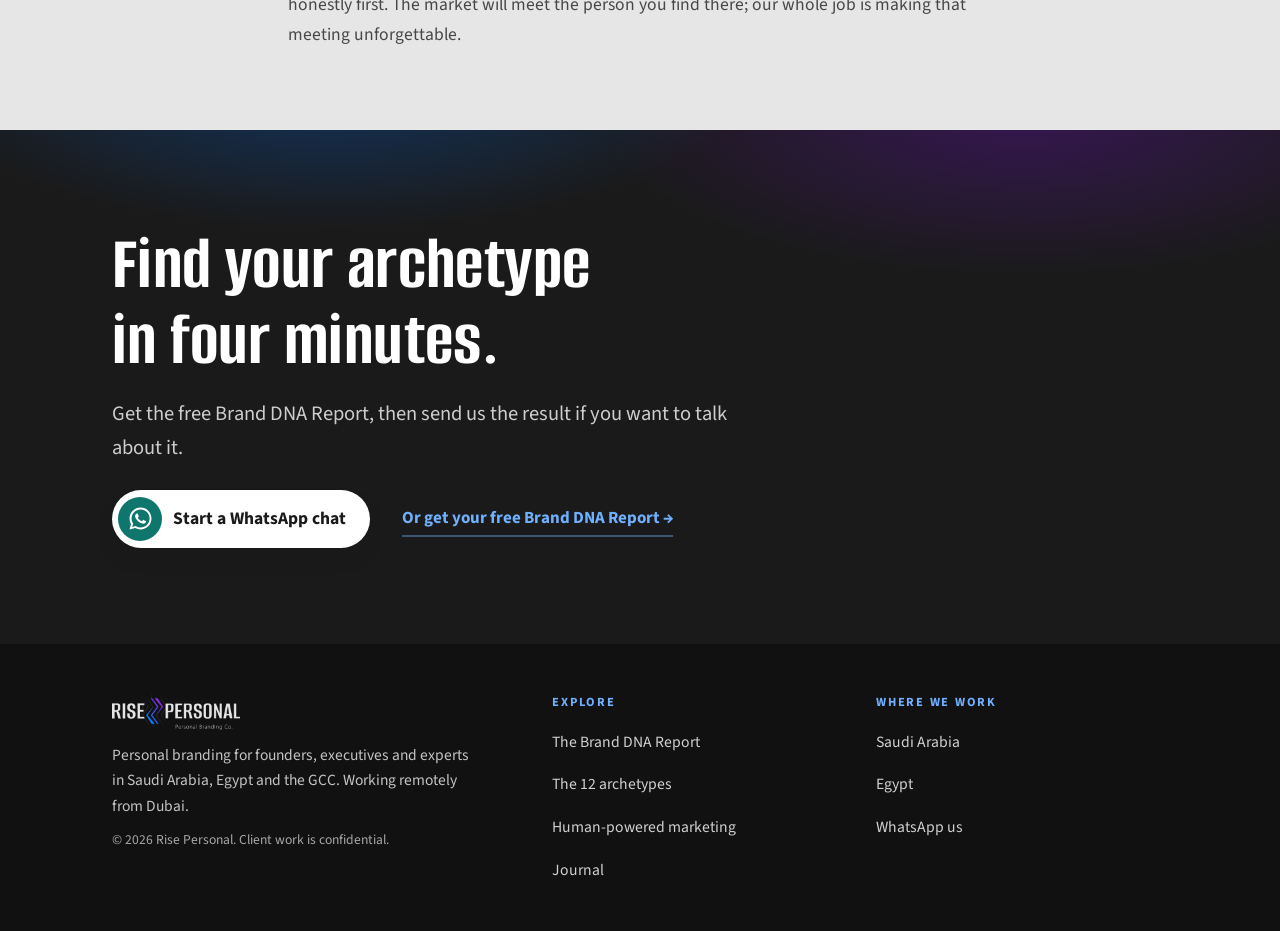
<file: journal-what-is-personal-branding.html>
<!doctype html>
<html lang="en">
<head>
<meta charset="utf-8">
<meta name="viewport" content="width=device-width,initial-scale=1,viewport-fit=cover">
<noscript><style>.reveal{opacity:1!important;transform:none!important}</style></noscript>
<title>What Is Personal Branding? A Dubai Guide | Rise Personal</title>
<meta name="description" content="Personal branding, defined: how Dubai professionals turn reputation into a consistent presence, why it matters in the UAE, mistakes, and a five-step start.">
<meta name="theme-color" content="#1A1A1A">
<meta name="robots" content="index,follow,max-image-preview:large">
<link rel="canonical" href="https://www.risepersonal.com/journal-what-is-personal-branding.html">
<link rel="alternate" hreflang="en" href="https://www.risepersonal.com/journal-what-is-personal-branding.html">
<link rel="alternate" hreflang="x-default" href="https://www.risepersonal.com/journal-what-is-personal-branding.html">
<link rel="icon" href="assets/favicon.png">
<meta property="og:type" content="website">
<meta property="og:site_name" content="Rise Personal">
<meta property="og:locale" content="en_US">
<meta property="og:title" content="What Is Personal Branding? A Dubai Guide | Rise Personal">
<meta property="og:description" content="Personal branding, defined: how Dubai professionals turn reputation into a consistent presence, why it matters in the UAE, mistakes, and a five-step start.">
<meta property="og:url" content="https://www.risepersonal.com/journal-what-is-personal-branding.html">
<meta property="og:image" content="https://www.risepersonal.com/assets/og-rise-personal.jpg">
<meta property="og:image:width" content="1200">
<meta property="og:image:height" content="630">
<meta name="twitter:card" content="summary_large_image">
<meta name="twitter:title" content="What Is Personal Branding? A Dubai Guide | Rise Personal">
<meta name="twitter:description" content="Personal branding, defined: how Dubai professionals turn reputation into a consistent presence, why it matters in the UAE, mistakes, and a five-step start.">
<meta name="twitter:image" content="https://www.risepersonal.com/assets/og-rise-personal.jpg">
<link rel="preconnect" href="https://fonts.googleapis.com">
<link rel="preconnect" href="https://fonts.gstatic.com" crossorigin>
<link href="https://fonts.googleapis.com/css2?family=Alumni+Sans:wght@500;700;800&family=Source+Sans+3:wght@400;500;600;700&display=swap" rel="stylesheet">
<link rel="stylesheet" href="assets/v3.css?v=20">
<script type="application/ld+json">
{
 "@context": "https://schema.org",
 "@graph": [
  {
   "@type": "ProfessionalService",
   "@id": "https://www.risepersonal.com/#org",
   "name": "Rise Personal",
   "url": "https://www.risepersonal.com/",
   "logo": "https://www.risepersonal.com/assets/logo-on-white.png",
   "image": "https://www.risepersonal.com/assets/og-rise-personal.jpg",
   "description": "Personal branding and human-powered marketing for founders, executives and experts in Saudi Arabia, Egypt and the GCC.",
   "slogan": "Be known in the rooms that matter.",
   "areaServed": [
    {
     "@type": "Country",
     "name": "Saudi Arabia"
    },
    {
     "@type": "Country",
     "name": "Egypt"
    },
    {
     "@type": "Country",
     "name": "United Arab Emirates"
    },
    {
     "@type": "AdministrativeArea",
     "name": "Gulf Cooperation Council"
    }
   ],
   "founder": {
    "@id": "https://www.risepersonal.com/#sawaf"
   },
   "affiliation": [
    {
     "@type": "Organization",
     "name": "DRP9 Tech",
     "url": "https://drp9-tech.com"
    },
    {
     "@type": "Organization",
     "name": "DRP9",
     "url": "https://drp9.com"
    },
    {
     "@type": "Organization",
     "name": "La7ma",
     "url": "https://la7ma.com"
    },
    {
     "@type": "Organization",
     "name": "WAI-S",
     "url": "https://wai-s.com"
    },
    {
     "@type": "Organization",
     "name": "Wijhat Travel",
     "url": "https://www.wijhattravel.com"
    },
    {
     "@type": "Organization",
     "name": "Bnsights",
     "url": "https://bnsights.com"
    },
    {
     "@type": "Organization",
     "name": "Imolty",
     "url": "https://imolty.ai"
    },
    {
     "@type": "Organization",
     "name": "Uniek AI",
     "url": "https://uniek.ai"
    }
   ],
   "knowsAbout": [
    "Personal branding",
    "Human-powered marketing",
    "Brand archetypes",
    "Executive positioning"
   ],
   "contactPoint": {
    "@type": "ContactPoint",
    "contactType": "sales",
    "telephone": "+971506832835",
    "availableLanguage": [
     "English"
    ],
    "url": "https://wa.me/971506832835"
   }
  },
  {
   "@type": "WebSite",
   "@id": "https://www.risepersonal.com/#website",
   "url": "https://www.risepersonal.com/",
   "name": "Rise Personal",
   "inLanguage": "en",
   "publisher": {
    "@id": "https://www.risepersonal.com/#org"
   }
  },
  {
   "@type": "Person",
   "@id": "https://www.risepersonal.com/#sawaf",
   "name": "Mohamed El Sawaf",
   "jobTitle": "Founder",
   "worksFor": {
    "@id": "https://www.risepersonal.com/#org"
   },
   "image": "https://www.risepersonal.com/assets/sawaf.jpg"
  },
  {
   "@type": "Article",
   "@id": "https://www.risepersonal.com/journal-what-is-personal-branding.html#article",
   "headline": "What Is Personal Branding? A Dubai Professional’s Guide",
   "description": "Personal branding, defined: how Dubai professionals turn reputation into a consistent presence, why it matters in the UAE, mistakes, and a five-step start.",
   "datePublished": "2026-10-05",
   "dateModified": "2026-10-30",
   "inLanguage": "en",
   "mainEntityOfPage": "https://www.risepersonal.com/journal-what-is-personal-branding.html",
   "image": "https://www.risepersonal.com/assets/og-rise-personal.jpg",
   "author": {
    "@id": "https://www.risepersonal.com/#org"
   },
   "publisher": {
    "@id": "https://www.risepersonal.com/#org"
   }
  },
  {
   "@type": "BreadcrumbList",
   "itemListElement": [
    {
     "@type": "ListItem",
     "position": 1,
     "name": "Home",
     "item": "https://www.risepersonal.com/"
    },
    {
     "@type": "ListItem",
     "position": 2,
     "name": "Journal",
     "item": "https://www.risepersonal.com/journal.html"
    },
    {
     "@type": "ListItem",
     "position": 3,
     "name": "What Is Personal Branding? A Dubai Professional’s Guide",
     "item": "https://www.risepersonal.com/journal-what-is-personal-branding.html"
    }
   ],
   "@id": "https://www.risepersonal.com/journal-what-is-personal-branding.html#crumbs"
  }
 ]
}
</script>
</head>
<body>
<a class="skip" href="#main">Skip to content</a>
<div class="progress" aria-hidden="true"></div>
<header class="top">
  <a class="brand" href="index.html" aria-label="Rise Personal, home"><img src="assets/logo-on-white.png" alt="Rise Personal" width="160" height="48"></a>
  <nav class="nav-d" aria-label="Primary"><a href="index.html#approach">Approach</a><a href="brand-dna-report.html">Brand DNA</a><a href="archetypes.html">Archetypes</a><a href="index.html#work">Work</a><a href="index.html#team">Team</a></nav>
  <a class="btn btn-wa btn-head" data-wa href="https://wa.me/971506832835"><span class="tx"><b>Talk to our team</b><small>Replies on WhatsApp</small></span></a>
  <button class="burger" type="button" aria-expanded="false" aria-controls="menu" aria-label="Open menu"><span aria-hidden="true"><i></i><i></i><i></i></span></button>
</header>
<div class="menu" id="menu" hidden><nav aria-label="Menu"><a href="index.html#approach">Approach</a><a href="brand-dna-report.html">Brand DNA</a><a href="archetypes.html">Archetypes</a><a href="index.html#work">Work</a><a href="index.html#team">Team</a><a href="personal-branding-saudi-arabia.html">Saudi Arabia</a><a href="personal-branding-egypt.html">Egypt</a><a href="human-powered-marketing.html">Human-powered marketing</a><a href="journal.html">Journal</a></nav></div>
<main id="main">
<article>
<header class="phero">
  <div class="wrap narrow">
    <p class="crumbs"><a href="index.html">Home</a> / <a href="journal.html">Journal</a></p>
    <p class="eyebrow">The Journal · No. 04</p>
    <h1>What Is Personal Branding? A Dubai Professional’s Guide</h1>
    <p class="lede">The honest definition, why it matters more in the UAE than almost anywhere, and a five-step way to begin.</p>
    <aside class="ans-box"><span>The short answer</span><p>Personal branding is the deliberate practice of shaping how people perceive, remember and trust you, your reputation, made visible and consistent. For Dubai professionals it means aligning your archetype, message and presence so the market sees the real you. This guide covers why it matters in the UAE and a five-step start.</p></aside>
  </div>
</header>
<div class="wrap narrow prose">
<p>The term gets used loosely, for colour palettes, follower counts, elevator pitches. So let us define it properly, because the professionals who benefit most from personal branding are the ones who understand what it actually is.</p>
<h2>A working definition</h2>
<p><strong>Personal branding is the deliberate practice of shaping how people perceive, remember and trust you.</strong> Your reputation already exists, it is the sum of every meeting, referral and search result with your name on it. Personal branding simply means taking deliberate control of that sum: deciding what you stand for, expressing it consistently, and making sure the market’s impression matches the reality.</p>
<p>Notice what the definition does not say. It doesn’t say self-promotion, and it doesn’t say performance. A personal brand built on amplification alone collapses under scrutiny. The durable sequence runs the other way: substance first, then clarity, then visibility. At Rise Personal we call the substance work your <em>Personal Blueprint</em>, your passions, voice and values, interpreted into your unique print, and everything visible is built on top of it.</p>
<h2>Why it matters in the UAE market</h2>
<p>Few markets reward personal branding like the Emirates. Dubai’s business culture is relationship-first: contracts follow conversations, and opportunities travel through networks of people who must quickly decide whether to trust you. In that environment, how you are remembered between meetings is a commercial asset.</p>
<p>The market is also crowded, by design. Ambitious professionals from everywhere converge on the UAE, which means your category contains many people with similar titles and stronger accents than yours. What differentiates is rarely the CV; it is the person the market can perceive behind it. A clear personal brand, rooted in your <a href="journal-brand-archetypes-guide.html">archetype</a> and carried by your <a href="journal-three-words.html">three words</a>, is how you stay recognisable in a room full of equivalents.</p>
<h2>The wellness connection</h2>
<p>Here is the part most guides leave out: a brand is a person, and a person is a system with energy limits. Authenticity is expensive, it requires the reserves to be warm, clear and distinctive under pressure. Burnout flattens a brand into imitation; wellbeing keeps it specific. That is why we treat personal branding as <a href="journal-personal-branding-wellness.html">a wellness practice</a>, self-knowledge and sustainable habits underneath, visibility on top.</p>
<p>In practice the fusion is unglamorous and powerful: a weekly twenty-minute reflection that feeds your content; recovery days after high-visibility weeks; boundaries that decide when you create and when you rest. Professionals who build this way don’t just avoid the crash, their presence compounds, season after season, because the person behind it keeps growing.</p>
<h2>Common mistakes</h2>
<p>Four mistakes account for most disappointing brand efforts:</p>
<ul>
<li><strong>Imitation first.</strong> Copying the loudest voice in your industry, it reads as borrowed, and borrowed doesn’t build trust.</li>
<li><strong>Visibility without substance.</strong> Posting daily about a positioning you haven’t defined; the noise rises, the meaning doesn’t.</li>
<li><strong>Inconsistency.</strong> A new tone every quarter. Markets forgive gaps; they don’t forgive whiplash.</li>
<li><strong>Ignoring the person.</strong> Building the brand while depleting the human carrying it, until the brand flattens with them.</li>
</ul>
<h2>Your five-step start</h2>
<p>A concrete path from “I know I need this” to a brand with foundations:</p>
<ol class="steps5">
<li><b>Take the Brand DNA Report.</b> The free assessment measures your traits and instinctive choices, twenty questions, about four minutes. It is the honest baseline every later step builds on.</li>
<li><b>Meet your archetype.</b> Your results name the character that leads your communication. This is the strategic heart of the brand: coherence radiates from it.</li>
<li><b>Find your three words.</b> The three feelings people should take away from meeting you, generated by the Brand DNA Report, then refined until they ring true.</li>
<li><b>Build content around them.</b> Let archetype and words dictate what you publish: your LinkedIn headline, your introductions, the topics you own. Consistency over volume.</li>
<li><b>Bring in coaching.</b> When the foundations are set, a personal branding consultant turns self-knowledge into a full presence, message mastery, visual identity, amplification, without losing the person inside it.</li>
</ol>
<p>Step one costs nothing and takes four minutes. It is also the only step you cannot skip, every strong brand we have built started with someone willing to look at themselves honestly first. The market will meet the person you find there; our whole job is making that meeting unforgettable.</p>
</div>
</article>
<section class="cta cta-slim" aria-labelledby="h-cta">
  <div class="wrap">
    <h2 id="h-cta">Find your archetype in four minutes.</h2>
    <p class="lede">Get the free Brand DNA Report, then send us the result if you want to talk about it.</p>
    <div class="cta-row">
      <a class="btn btn-wa btn-lg magnet" data-wa data-msg="Hello Rise Personal team, I read your Journal and I&#x27;d like to talk about personal branding." href="https://wa.me/971506832835">Start a WhatsApp chat</a>
      <a class="btn-link light" href="brand-dna-report.html">Or get your free Brand DNA Report →</a>
    </div>
  </div>
</section>

</main>
<footer class="foot">
  <div class="wrap foot-grid">
    <div>
      <img src="assets/logo-on-black.png" alt="Rise Personal" width="140" height="42" loading="lazy">
      <p>Personal branding for founders, executives and experts in Saudi Arabia, Egypt and the GCC. Working remotely from Dubai.</p>
      <p class="small">© 2026 Rise Personal. Client work is confidential.</p>
    </div>
    <nav aria-label="Footer">
      <b>Explore</b>
      <a href="brand-dna-report.html">The Brand DNA Report</a>
      <a href="archetypes.html">The 12 archetypes</a>
      <a href="human-powered-marketing.html">Human-powered marketing</a>
      <a href="journal.html">Journal</a>
    </nav>
    <nav aria-label="Markets">
      <b>Where we work</b>
      <a href="personal-branding-saudi-arabia.html">Saudi Arabia</a>
      <a href="personal-branding-egypt.html">Egypt</a>
      <a data-wa href="https://wa.me/971506832835">WhatsApp us</a>
    </nav>
  </div>
</footer>
<script src="assets/site.js" defer></script>
</body>
</html>
</file>
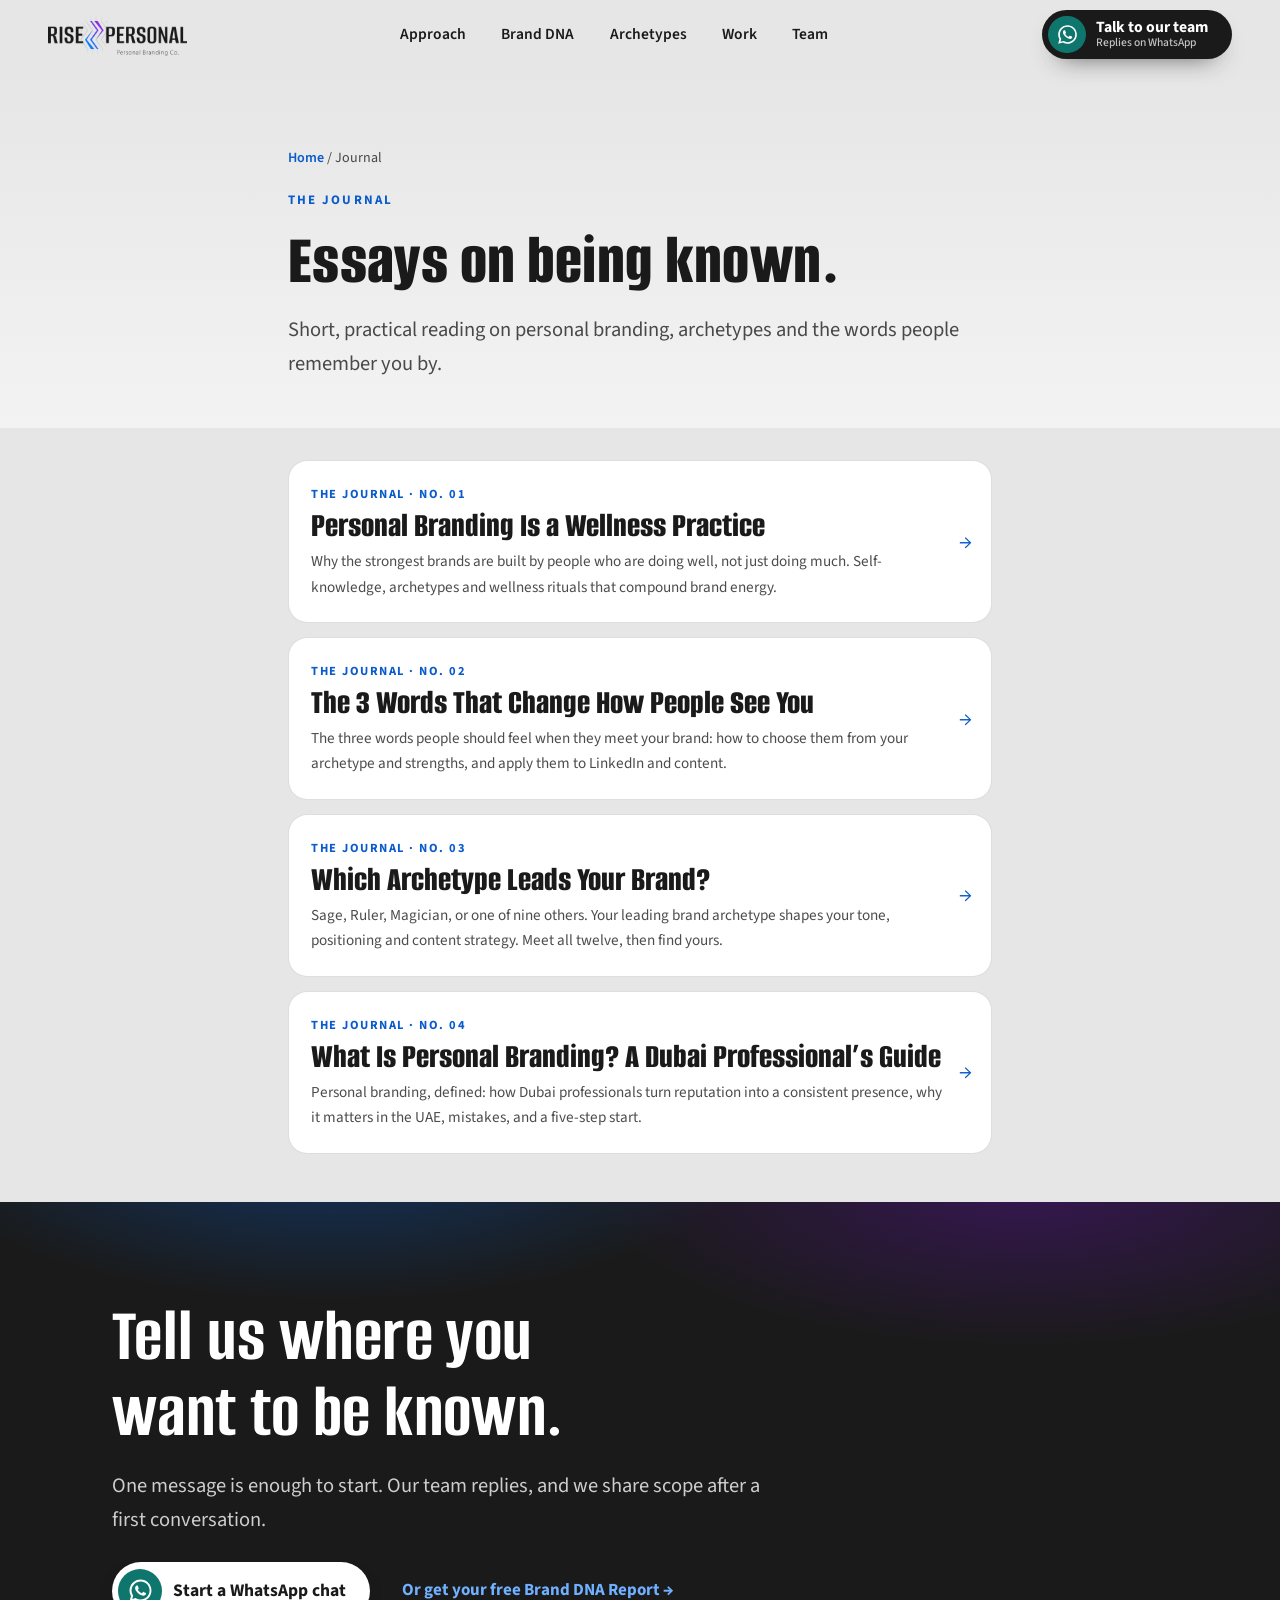
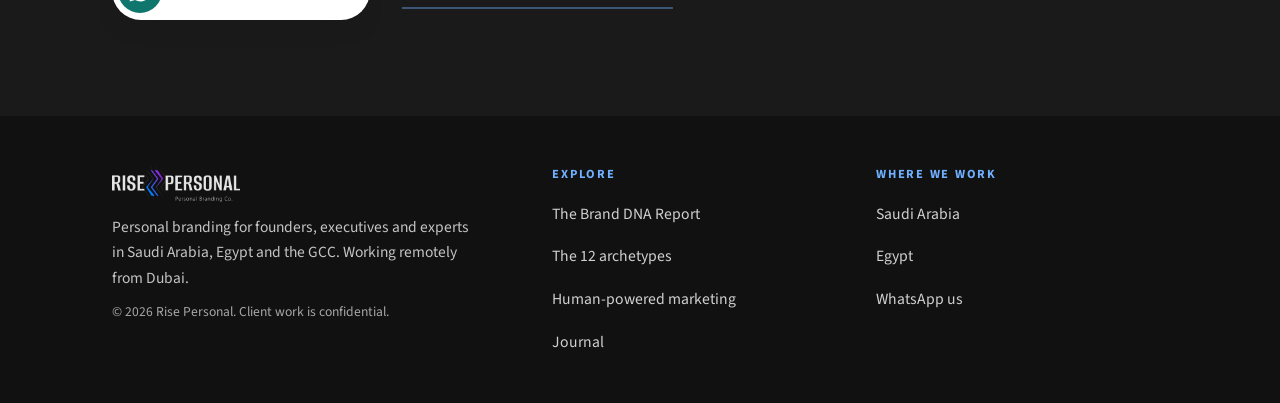
<file: journal.html>
<!doctype html>
<html lang="en">
<head>
<meta charset="utf-8">
<meta name="viewport" content="width=device-width,initial-scale=1,viewport-fit=cover">
<noscript><style>.reveal{opacity:1!important;transform:none!important}</style></noscript>
<title>The Journal: Personal Branding Essays | Rise Personal</title>
<meta name="description" content="Essays on personal branding, brand archetypes and the three words people remember you by, from Rise Personal.">
<meta name="theme-color" content="#1A1A1A">
<meta name="robots" content="index,follow,max-image-preview:large">
<link rel="canonical" href="https://www.risepersonal.com/journal.html">
<link rel="alternate" hreflang="en" href="https://www.risepersonal.com/journal.html">
<link rel="alternate" hreflang="x-default" href="https://www.risepersonal.com/journal.html">
<link rel="icon" href="assets/favicon.png">
<meta property="og:type" content="website">
<meta property="og:site_name" content="Rise Personal">
<meta property="og:locale" content="en_US">
<meta property="og:title" content="The Journal: Personal Branding Essays | Rise Personal">
<meta property="og:description" content="Essays on personal branding, brand archetypes and the three words people remember you by, from Rise Personal.">
<meta property="og:url" content="https://www.risepersonal.com/journal.html">
<meta property="og:image" content="https://www.risepersonal.com/assets/og-rise-personal.jpg">
<meta property="og:image:width" content="1200">
<meta property="og:image:height" content="630">
<meta name="twitter:card" content="summary_large_image">
<meta name="twitter:title" content="The Journal: Personal Branding Essays | Rise Personal">
<meta name="twitter:description" content="Essays on personal branding, brand archetypes and the three words people remember you by, from Rise Personal.">
<meta name="twitter:image" content="https://www.risepersonal.com/assets/og-rise-personal.jpg">
<link rel="preconnect" href="https://fonts.googleapis.com">
<link rel="preconnect" href="https://fonts.gstatic.com" crossorigin>
<link href="https://fonts.googleapis.com/css2?family=Alumni+Sans:wght@500;700;800&family=Source+Sans+3:wght@400;500;600;700&display=swap" rel="stylesheet">
<link rel="stylesheet" href="assets/v3.css?v=20">
<script type="application/ld+json">
{
 "@context": "https://schema.org",
 "@graph": [
  {
   "@type": "ProfessionalService",
   "@id": "https://www.risepersonal.com/#org",
   "name": "Rise Personal",
   "url": "https://www.risepersonal.com/",
   "logo": "https://www.risepersonal.com/assets/logo-on-white.png",
   "image": "https://www.risepersonal.com/assets/og-rise-personal.jpg",
   "description": "Personal branding and human-powered marketing for founders, executives and experts in Saudi Arabia, Egypt and the GCC.",
   "slogan": "Be known in the rooms that matter.",
   "areaServed": [
    {
     "@type": "Country",
     "name": "Saudi Arabia"
    },
    {
     "@type": "Country",
     "name": "Egypt"
    },
    {
     "@type": "Country",
     "name": "United Arab Emirates"
    },
    {
     "@type": "AdministrativeArea",
     "name": "Gulf Cooperation Council"
    }
   ],
   "founder": {
    "@id": "https://www.risepersonal.com/#sawaf"
   },
   "affiliation": [
    {
     "@type": "Organization",
     "name": "DRP9 Tech",
     "url": "https://drp9-tech.com"
    },
    {
     "@type": "Organization",
     "name": "DRP9",
     "url": "https://drp9.com"
    },
    {
     "@type": "Organization",
     "name": "La7ma",
     "url": "https://la7ma.com"
    },
    {
     "@type": "Organization",
     "name": "WAI-S",
     "url": "https://wai-s.com"
    },
    {
     "@type": "Organization",
     "name": "Wijhat Travel",
     "url": "https://www.wijhattravel.com"
    },
    {
     "@type": "Organization",
     "name": "Bnsights",
     "url": "https://bnsights.com"
    },
    {
     "@type": "Organization",
     "name": "Imolty",
     "url": "https://imolty.ai"
    },
    {
     "@type": "Organization",
     "name": "Uniek AI",
     "url": "https://uniek.ai"
    }
   ],
   "knowsAbout": [
    "Personal branding",
    "Human-powered marketing",
    "Brand archetypes",
    "Executive positioning"
   ],
   "contactPoint": {
    "@type": "ContactPoint",
    "contactType": "sales",
    "telephone": "+971506832835",
    "availableLanguage": [
     "English"
    ],
    "url": "https://wa.me/971506832835"
   }
  },
  {
   "@type": "WebSite",
   "@id": "https://www.risepersonal.com/#website",
   "url": "https://www.risepersonal.com/",
   "name": "Rise Personal",
   "inLanguage": "en",
   "publisher": {
    "@id": "https://www.risepersonal.com/#org"
   }
  },
  {
   "@type": "Person",
   "@id": "https://www.risepersonal.com/#sawaf",
   "name": "Mohamed El Sawaf",
   "jobTitle": "Founder",
   "worksFor": {
    "@id": "https://www.risepersonal.com/#org"
   },
   "image": "https://www.risepersonal.com/assets/sawaf.jpg"
  },
  {
   "@type": "CollectionPage",
   "@id": "https://www.risepersonal.com/journal.html#webpage",
   "url": "https://www.risepersonal.com/journal.html",
   "name": "The Journal: Personal Branding Essays | Rise Personal",
   "description": "Essays on personal branding, brand archetypes and the three words people remember you by, from Rise Personal.",
   "isPartOf": {
    "@id": "https://www.risepersonal.com/#website"
   },
   "breadcrumb": {
    "@id": "https://www.risepersonal.com/journal.html#crumbs"
   }
  },
  {
   "@type": "BreadcrumbList",
   "itemListElement": [
    {
     "@type": "ListItem",
     "position": 1,
     "name": "Home",
     "item": "https://www.risepersonal.com/"
    },
    {
     "@type": "ListItem",
     "position": 2,
     "name": "Journal",
     "item": "https://www.risepersonal.com/journal.html"
    }
   ],
   "@id": "https://www.risepersonal.com/journal.html#crumbs"
  },
  {
   "@type": "ItemList",
   "itemListElement": [
    {
     "@type": "ListItem",
     "position": 1,
     "url": "https://www.risepersonal.com/journal-what-is-personal-branding.html",
     "name": "What Is Personal Branding? A Dubai Professional’s Guide"
    },
    {
     "@type": "ListItem",
     "position": 2,
     "url": "https://www.risepersonal.com/journal-three-words.html",
     "name": "The 3 Words That Change How People See You"
    },
    {
     "@type": "ListItem",
     "position": 3,
     "url": "https://www.risepersonal.com/journal-personal-branding-wellness.html",
     "name": "Personal Branding Is a Wellness Practice"
    },
    {
     "@type": "ListItem",
     "position": 4,
     "url": "https://www.risepersonal.com/journal-brand-archetypes-guide.html",
     "name": "Which Archetype Leads Your Brand?"
    }
   ]
  }
 ]
}
</script>
</head>
<body>
<a class="skip" href="#main">Skip to content</a>
<div class="progress" aria-hidden="true"></div>
<header class="top">
  <a class="brand" href="index.html" aria-label="Rise Personal, home"><img src="assets/logo-on-white.png" alt="Rise Personal" width="160" height="48"></a>
  <nav class="nav-d" aria-label="Primary"><a href="index.html#approach">Approach</a><a href="brand-dna-report.html">Brand DNA</a><a href="archetypes.html">Archetypes</a><a href="index.html#work">Work</a><a href="index.html#team">Team</a></nav>
  <a class="btn btn-wa btn-head" data-wa href="https://wa.me/971506832835"><span class="tx"><b>Talk to our team</b><small>Replies on WhatsApp</small></span></a>
  <button class="burger" type="button" aria-expanded="false" aria-controls="menu" aria-label="Open menu"><span aria-hidden="true"><i></i><i></i><i></i></span></button>
</header>
<div class="menu" id="menu" hidden><nav aria-label="Menu"><a href="index.html#approach">Approach</a><a href="brand-dna-report.html">Brand DNA</a><a href="archetypes.html">Archetypes</a><a href="index.html#work">Work</a><a href="index.html#team">Team</a><a href="personal-branding-saudi-arabia.html">Saudi Arabia</a><a href="personal-branding-egypt.html">Egypt</a><a href="human-powered-marketing.html">Human-powered marketing</a><a href="journal.html">Journal</a></nav></div>
<main id="main">
<header class="phero"><div class="wrap narrow"><p class="crumbs"><a href="index.html">Home</a> / Journal</p><p class="eyebrow">The Journal</p><h1>Essays on being known.</h1><p class="lede">Short, practical reading on personal branding, archetypes and the words people remember you by.</p></div></header>
<section class="wrap narrow"><div class="jn-list"><a class="mk jn" href="journal-personal-branding-wellness.html"><span class="jn-e">The Journal · No. 01</span><b>Personal Branding Is a Wellness Practice</b><span>Why the strongest brands are built by people who are doing well, not just doing much. Self-knowledge, archetypes and wellness rituals that compound brand energy.</span><i aria-hidden="true">→</i></a><a class="mk jn" href="journal-three-words.html"><span class="jn-e">The Journal · No. 02</span><b>The 3 Words That Change How People See You</b><span>The three words people should feel when they meet your brand: how to choose them from your archetype and strengths, and apply them to LinkedIn and content.</span><i aria-hidden="true">→</i></a><a class="mk jn" href="journal-brand-archetypes-guide.html"><span class="jn-e">The Journal · No. 03</span><b>Which Archetype Leads Your Brand?</b><span>Sage, Ruler, Magician, or one of nine others. Your leading brand archetype shapes your tone, positioning and content strategy. Meet all twelve, then find yours.</span><i aria-hidden="true">→</i></a><a class="mk jn" href="journal-what-is-personal-branding.html"><span class="jn-e">The Journal · No. 04</span><b>What Is Personal Branding? A Dubai Professional’s Guide</b><span>Personal branding, defined: how Dubai professionals turn reputation into a consistent presence, why it matters in the UAE, mistakes, and a five-step start.</span><i aria-hidden="true">→</i></a></div></section>
<section class="cta cta-slim" aria-labelledby="h-cta">
  <div class="wrap">
    <h2 id="h-cta">Tell us where you want to be known.</h2>
    <p class="lede">One message is enough to start. Our team replies, and we share scope after a first conversation.</p>
    <div class="cta-row">
      <a class="btn btn-wa btn-lg magnet" data-wa href="https://wa.me/971506832835">Start a WhatsApp chat</a>
      <a class="btn-link light" href="brand-dna-report.html">Or get your free Brand DNA Report →</a>
    </div>
  </div>
</section>

</main>
<footer class="foot">
  <div class="wrap foot-grid">
    <div>
      <img src="assets/logo-on-black.png" alt="Rise Personal" width="140" height="42" loading="lazy">
      <p>Personal branding for founders, executives and experts in Saudi Arabia, Egypt and the GCC. Working remotely from Dubai.</p>
      <p class="small">© 2026 Rise Personal. Client work is confidential.</p>
    </div>
    <nav aria-label="Footer">
      <b>Explore</b>
      <a href="brand-dna-report.html">The Brand DNA Report</a>
      <a href="archetypes.html">The 12 archetypes</a>
      <a href="human-powered-marketing.html">Human-powered marketing</a>
      <a href="journal.html">Journal</a>
    </nav>
    <nav aria-label="Markets">
      <b>Where we work</b>
      <a href="personal-branding-saudi-arabia.html">Saudi Arabia</a>
      <a href="personal-branding-egypt.html">Egypt</a>
      <a data-wa href="https://wa.me/971506832835">WhatsApp us</a>
    </nav>
  </div>
</footer>
<script src="assets/site.js" defer></script>
</body>
</html>
</file>
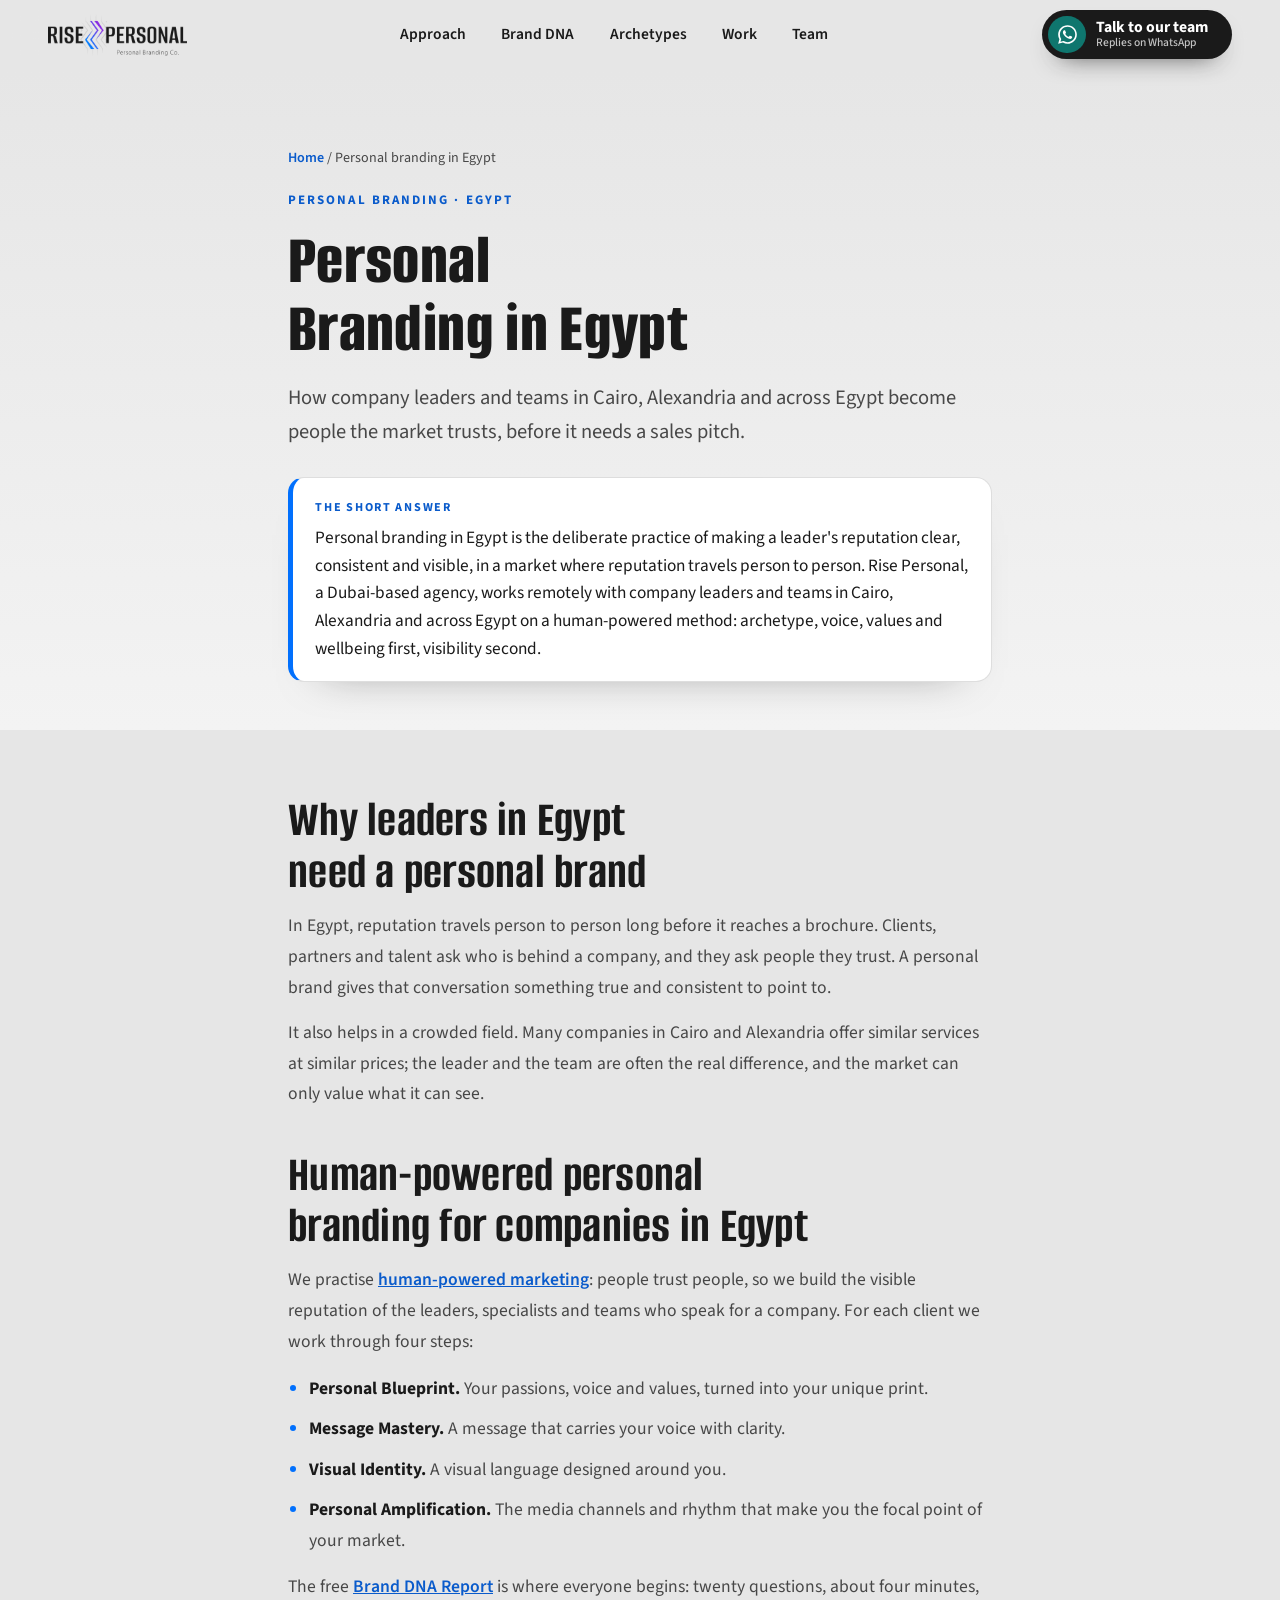
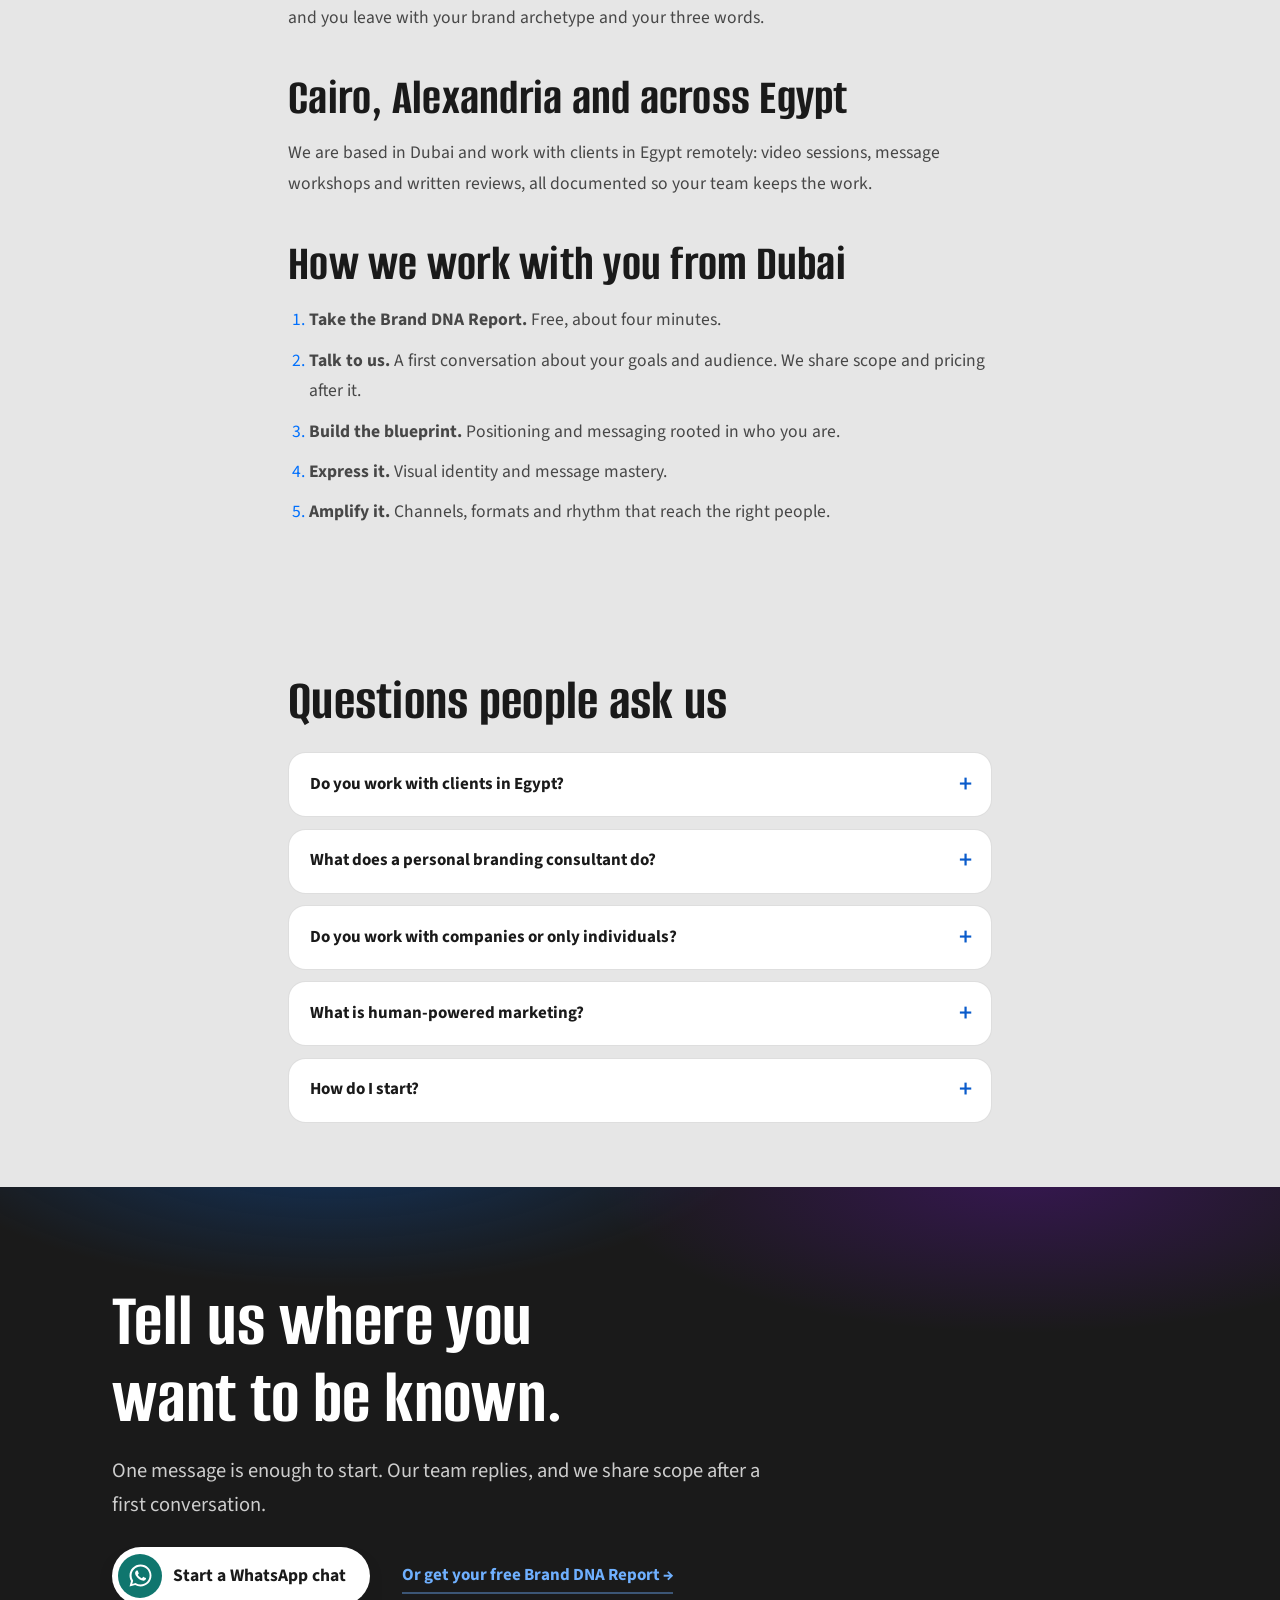
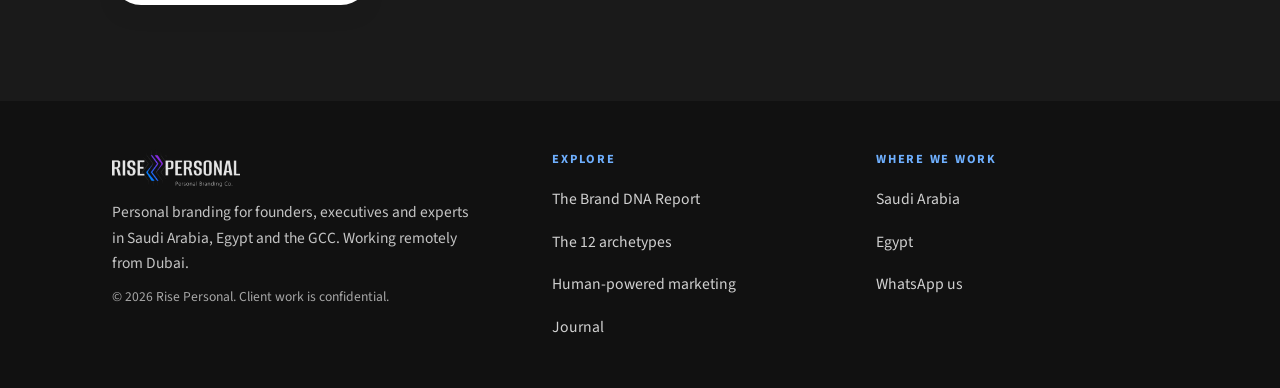
<file: personal-branding-egypt.html>
<!doctype html>
<html lang="en">
<head>
<meta charset="utf-8">
<meta name="viewport" content="width=device-width,initial-scale=1,viewport-fit=cover">
<noscript><style>.reveal{opacity:1!important;transform:none!important}</style></noscript>
<title>Personal Branding in Egypt | Rise Personal</title>
<meta name="description" content="Personal branding for company leaders and teams in Egypt: Cairo, Alexandria and across the country. Human-powered, working remotely from Dubai.">
<meta name="theme-color" content="#1A1A1A">
<meta name="robots" content="index,follow,max-image-preview:large">
<link rel="canonical" href="https://www.risepersonal.com/personal-branding-egypt.html">
<link rel="alternate" hreflang="en" href="https://www.risepersonal.com/personal-branding-egypt.html">
<link rel="alternate" hreflang="x-default" href="https://www.risepersonal.com/personal-branding-egypt.html">
<link rel="icon" href="assets/favicon.png">
<meta property="og:type" content="website">
<meta property="og:site_name" content="Rise Personal">
<meta property="og:locale" content="en_US">
<meta property="og:title" content="Personal Branding in Egypt | Rise Personal">
<meta property="og:description" content="Personal branding for company leaders and teams in Egypt: Cairo, Alexandria and across the country. Human-powered, working remotely from Dubai.">
<meta property="og:url" content="https://www.risepersonal.com/personal-branding-egypt.html">
<meta property="og:image" content="https://www.risepersonal.com/assets/og-rise-personal.jpg">
<meta property="og:image:width" content="1200">
<meta property="og:image:height" content="630">
<meta name="twitter:card" content="summary_large_image">
<meta name="twitter:title" content="Personal Branding in Egypt | Rise Personal">
<meta name="twitter:description" content="Personal branding for company leaders and teams in Egypt: Cairo, Alexandria and across the country. Human-powered, working remotely from Dubai.">
<meta name="twitter:image" content="https://www.risepersonal.com/assets/og-rise-personal.jpg">
<link rel="preconnect" href="https://fonts.googleapis.com">
<link rel="preconnect" href="https://fonts.gstatic.com" crossorigin>
<link href="https://fonts.googleapis.com/css2?family=Alumni+Sans:wght@500;700;800&family=Source+Sans+3:wght@400;500;600;700&display=swap" rel="stylesheet">
<link rel="stylesheet" href="assets/v3.css?v=20">
<script type="application/ld+json">
{
 "@context": "https://schema.org",
 "@graph": [
  {
   "@type": "ProfessionalService",
   "@id": "https://www.risepersonal.com/#org",
   "name": "Rise Personal",
   "url": "https://www.risepersonal.com/",
   "logo": "https://www.risepersonal.com/assets/logo-on-white.png",
   "image": "https://www.risepersonal.com/assets/og-rise-personal.jpg",
   "description": "Personal branding and human-powered marketing for founders, executives and experts in Saudi Arabia, Egypt and the GCC.",
   "slogan": "Be known in the rooms that matter.",
   "areaServed": [
    {
     "@type": "Country",
     "name": "Saudi Arabia"
    },
    {
     "@type": "Country",
     "name": "Egypt"
    },
    {
     "@type": "Country",
     "name": "United Arab Emirates"
    },
    {
     "@type": "AdministrativeArea",
     "name": "Gulf Cooperation Council"
    }
   ],
   "founder": {
    "@id": "https://www.risepersonal.com/#sawaf"
   },
   "affiliation": [
    {
     "@type": "Organization",
     "name": "DRP9 Tech",
     "url": "https://drp9-tech.com"
    },
    {
     "@type": "Organization",
     "name": "DRP9",
     "url": "https://drp9.com"
    },
    {
     "@type": "Organization",
     "name": "La7ma",
     "url": "https://la7ma.com"
    },
    {
     "@type": "Organization",
     "name": "WAI-S",
     "url": "https://wai-s.com"
    },
    {
     "@type": "Organization",
     "name": "Wijhat Travel",
     "url": "https://www.wijhattravel.com"
    },
    {
     "@type": "Organization",
     "name": "Bnsights",
     "url": "https://bnsights.com"
    },
    {
     "@type": "Organization",
     "name": "Imolty",
     "url": "https://imolty.ai"
    },
    {
     "@type": "Organization",
     "name": "Uniek AI",
     "url": "https://uniek.ai"
    }
   ],
   "knowsAbout": [
    "Personal branding",
    "Human-powered marketing",
    "Brand archetypes",
    "Executive positioning"
   ],
   "contactPoint": {
    "@type": "ContactPoint",
    "contactType": "sales",
    "telephone": "+971506832835",
    "availableLanguage": [
     "English"
    ],
    "url": "https://wa.me/971506832835"
   }
  },
  {
   "@type": "WebSite",
   "@id": "https://www.risepersonal.com/#website",
   "url": "https://www.risepersonal.com/",
   "name": "Rise Personal",
   "inLanguage": "en",
   "publisher": {
    "@id": "https://www.risepersonal.com/#org"
   }
  },
  {
   "@type": "Person",
   "@id": "https://www.risepersonal.com/#sawaf",
   "name": "Mohamed El Sawaf",
   "jobTitle": "Founder",
   "worksFor": {
    "@id": "https://www.risepersonal.com/#org"
   },
   "image": "https://www.risepersonal.com/assets/sawaf.jpg"
  },
  {
   "@type": "WebPage",
   "@id": "https://www.risepersonal.com/personal-branding-egypt.html#webpage",
   "url": "https://www.risepersonal.com/personal-branding-egypt.html",
   "name": "Personal Branding in Egypt | Rise Personal",
   "description": "Personal branding for company leaders and teams in Egypt: Cairo, Alexandria and across the country. Human-powered, working remotely from Dubai.",
   "isPartOf": {
    "@id": "https://www.risepersonal.com/#website"
   },
   "about": {
    "@id": "https://www.risepersonal.com/#org"
   },
   "breadcrumb": {
    "@id": "https://www.risepersonal.com/personal-branding-egypt.html#crumbs"
   }
  },
  {
   "@type": "BreadcrumbList",
   "itemListElement": [
    {
     "@type": "ListItem",
     "position": 1,
     "name": "Home",
     "item": "https://www.risepersonal.com/"
    },
    {
     "@type": "ListItem",
     "position": 2,
     "name": "Personal branding in Egypt",
     "item": "https://www.risepersonal.com/personal-branding-egypt.html"
    }
   ],
   "@id": "https://www.risepersonal.com/personal-branding-egypt.html#crumbs"
  },
  {
   "@type": "FAQPage",
   "mainEntity": [
    {
     "@type": "Question",
     "name": "Do you work with clients in Egypt?",
     "acceptedAnswer": {
      "@type": "Answer",
      "text": "Yes. Rise Personal is based in Dubai and works with leaders, founders and teams in Cairo, Alexandria and across Egypt remotely. We don't operate an office in Egypt."
     }
    },
    {
     "@type": "Question",
     "name": "What does a personal branding consultant do?",
     "acceptedAnswer": {
      "@type": "Answer",
      "text": "A personal branding consultant helps you uncover what makes you distinctive and turns it into clear positioning, message and visual identity. At Rise Personal we start with self-discovery and archetype work, then move to amplification. Read the full guide."
     }
    },
    {
     "@type": "Question",
     "name": "Do you work with companies or only individuals?",
     "acceptedAnswer": {
      "@type": "Answer",
      "text": "Both. Our main audience is companies: their leaders, specialists and teams. Trust attaches to people, so a company's most reliable brand is often the visible reputation of the people behind it."
     }
    },
    {
     "@type": "Question",
     "name": "What is human-powered marketing?",
     "acceptedAnswer": {
      "@type": "Answer",
      "text": "It is a marketing approach built on people rather than logos or products, because people trust people. Read more on our human-powered marketing page."
     }
    },
    {
     "@type": "Question",
     "name": "How do I start?",
     "acceptedAnswer": {
      "@type": "Answer",
      "text": "Take the free Brand DNA Report, or message us on WhatsApp. We share scope and pricing after a first conversation about your goals."
     }
    }
   ]
  },
  {
   "@type": "Service",
   "name": "Personal Branding in Egypt",
   "serviceType": "Personal branding",
   "provider": {
    "@id": "https://www.risepersonal.com/#org"
   },
   "areaServed": {
    "@type": "Country",
    "name": "Egypt"
   }
  }
 ]
}
</script>
</head>
<body>
<a class="skip" href="#main">Skip to content</a>
<div class="progress" aria-hidden="true"></div>
<header class="top">
  <a class="brand" href="index.html" aria-label="Rise Personal, home"><img src="assets/logo-on-white.png" alt="Rise Personal" width="160" height="48"></a>
  <nav class="nav-d" aria-label="Primary"><a href="index.html#approach">Approach</a><a href="brand-dna-report.html">Brand DNA</a><a href="archetypes.html">Archetypes</a><a href="index.html#work">Work</a><a href="index.html#team">Team</a></nav>
  <a class="btn btn-wa btn-head" data-wa href="https://wa.me/971506832835"><span class="tx"><b>Talk to our team</b><small>Replies on WhatsApp</small></span></a>
  <button class="burger" type="button" aria-expanded="false" aria-controls="menu" aria-label="Open menu"><span aria-hidden="true"><i></i><i></i><i></i></span></button>
</header>
<div class="menu" id="menu" hidden><nav aria-label="Menu"><a href="index.html#approach">Approach</a><a href="brand-dna-report.html">Brand DNA</a><a href="archetypes.html">Archetypes</a><a href="index.html#work">Work</a><a href="index.html#team">Team</a><a href="personal-branding-saudi-arabia.html">Saudi Arabia</a><a href="personal-branding-egypt.html">Egypt</a><a href="human-powered-marketing.html">Human-powered marketing</a><a href="journal.html">Journal</a></nav></div>
<main id="main">
<article>
<header class="phero">
  <div class="wrap narrow">
    <p class="crumbs"><a href="index.html">Home</a> / Personal branding in Egypt</p>
    <p class="eyebrow">Personal Branding · Egypt</p>
    <h1>Personal Branding in Egypt</h1>
    <p class="lede">How company leaders and teams in Cairo, Alexandria and across Egypt become people the market trusts, before it needs a sales pitch.</p>
    <aside class="ans-box"><span>The short answer</span><p>Personal branding in Egypt is the deliberate practice of making a leader's reputation clear, consistent and visible, in a market where reputation travels person to person. Rise Personal, a Dubai-based agency, works remotely with company leaders and teams in Cairo, Alexandria and across Egypt on a human-powered method: archetype, voice, values and wellbeing first, visibility second.</p></aside>
  </div>
</header>
<div class="wrap narrow prose">
<h2>Why leaders in Egypt need a personal brand</h2>
<p>In Egypt, reputation travels person to person long before it reaches a brochure. Clients, partners and talent ask who is behind a company, and they ask people they trust. A personal brand gives that conversation something true and consistent to point to.</p>
<p>It also helps in a crowded field. Many companies in Cairo and Alexandria offer similar services at similar prices; the leader and the team are often the real difference, and the market can only value what it can see.</p>
<h2>Human-powered personal branding for companies in Egypt</h2>
<p>We practise <a href="human-powered-marketing.html">human-powered marketing</a>: people trust people, so we build the visible reputation of the leaders, specialists and teams who speak for a company. For each client we work through four steps:</p>
<ul>
<li><strong>Personal Blueprint.</strong> Your passions, voice and values, turned into your unique print.</li>
<li><strong>Message Mastery.</strong> A message that carries your voice with clarity.</li>
<li><strong>Visual Identity.</strong> A visual language designed around you.</li>
<li><strong>Personal Amplification.</strong> The media channels and rhythm that make you the focal point of your market.</li>
</ul>
<p>The free <a href="brand-dna-report.html">Brand DNA Report</a> is where everyone begins: twenty questions, about four minutes, and you leave with your brand archetype and your three words.</p>
<h2>Cairo, Alexandria and across Egypt</h2>
<p>We are based in Dubai and work with clients in Egypt remotely: video sessions, message workshops and written reviews, all documented so your team keeps the work.</p>
<h2>How we work with you from Dubai</h2>
<ol class="steps5">
<li><b>Take the Brand DNA Report.</b> Free, about four minutes.</li>
<li><b>Talk to us.</b> A first conversation about your goals and audience. We share scope and pricing after it.</li>
<li><b>Build the blueprint.</b> Positioning and messaging rooted in who you are.</li>
<li><b>Express it.</b> Visual identity and message mastery.</li>
<li><b>Amplify it.</b> Channels, formats and rhythm that reach the right people.</li>
</ol>
</div>
<section class="faq faq-page" aria-labelledby="h-q"><div class="wrap narrow"><h2 id="h-q">Questions people ask us</h2><div class="faq-list"><details class="faq-item" name="faq"><summary>Do you work with clients in Egypt?</summary><p>Yes. Rise Personal is based in Dubai and works with leaders, founders and teams in Cairo, Alexandria and across Egypt remotely. We don't operate an office in Egypt.</p></details>
<details class="faq-item" name="faq"><summary>What does a personal branding consultant do?</summary><p>A personal branding consultant helps you uncover what makes you distinctive and turns it into clear positioning, message and visual identity. At Rise Personal we start with self-discovery and archetype work, then move to amplification. Read the <a href="journal-what-is-personal-branding.html">full guide</a>.</p></details>
<details class="faq-item" name="faq"><summary>Do you work with companies or only individuals?</summary><p>Both. Our main audience is companies: their leaders, specialists and teams. Trust attaches to people, so a company's most reliable brand is often the visible reputation of the people behind it.</p></details>
<details class="faq-item" name="faq"><summary>What is human-powered marketing?</summary><p>It is a marketing approach built on people rather than logos or products, because people trust people. Read more on our <a href="human-powered-marketing.html">human-powered marketing page</a>.</p></details>
<details class="faq-item" name="faq"><summary>How do I start?</summary><p>Take the free <a href="brand-dna-report.html">Brand DNA Report</a>, or message us on WhatsApp. We share scope and pricing after a first conversation about your goals.</p></details></div></div></section>
</article>
<section class="cta cta-slim" aria-labelledby="h-cta">
  <div class="wrap">
    <h2 id="h-cta">Tell us where you want to be known.</h2>
    <p class="lede">One message is enough to start. Our team replies, and we share scope after a first conversation.</p>
    <div class="cta-row">
      <a class="btn btn-wa btn-lg magnet" data-wa data-msg="Hello Rise Personal team, I&#x27;m in Egypt and I&#x27;d like to talk about personal branding." href="https://wa.me/971506832835">Start a WhatsApp chat</a>
      <a class="btn-link light" href="brand-dna-report.html">Or get your free Brand DNA Report →</a>
    </div>
  </div>
</section>

</main>
<footer class="foot">
  <div class="wrap foot-grid">
    <div>
      <img src="assets/logo-on-black.png" alt="Rise Personal" width="140" height="42" loading="lazy">
      <p>Personal branding for founders, executives and experts in Saudi Arabia, Egypt and the GCC. Working remotely from Dubai.</p>
      <p class="small">© 2026 Rise Personal. Client work is confidential.</p>
    </div>
    <nav aria-label="Footer">
      <b>Explore</b>
      <a href="brand-dna-report.html">The Brand DNA Report</a>
      <a href="archetypes.html">The 12 archetypes</a>
      <a href="human-powered-marketing.html">Human-powered marketing</a>
      <a href="journal.html">Journal</a>
    </nav>
    <nav aria-label="Markets">
      <b>Where we work</b>
      <a href="personal-branding-saudi-arabia.html">Saudi Arabia</a>
      <a href="personal-branding-egypt.html">Egypt</a>
      <a data-wa href="https://wa.me/971506832835">WhatsApp us</a>
    </nav>
  </div>
</footer>
<script src="assets/site.js" defer></script>
</body>
</html>
</file>
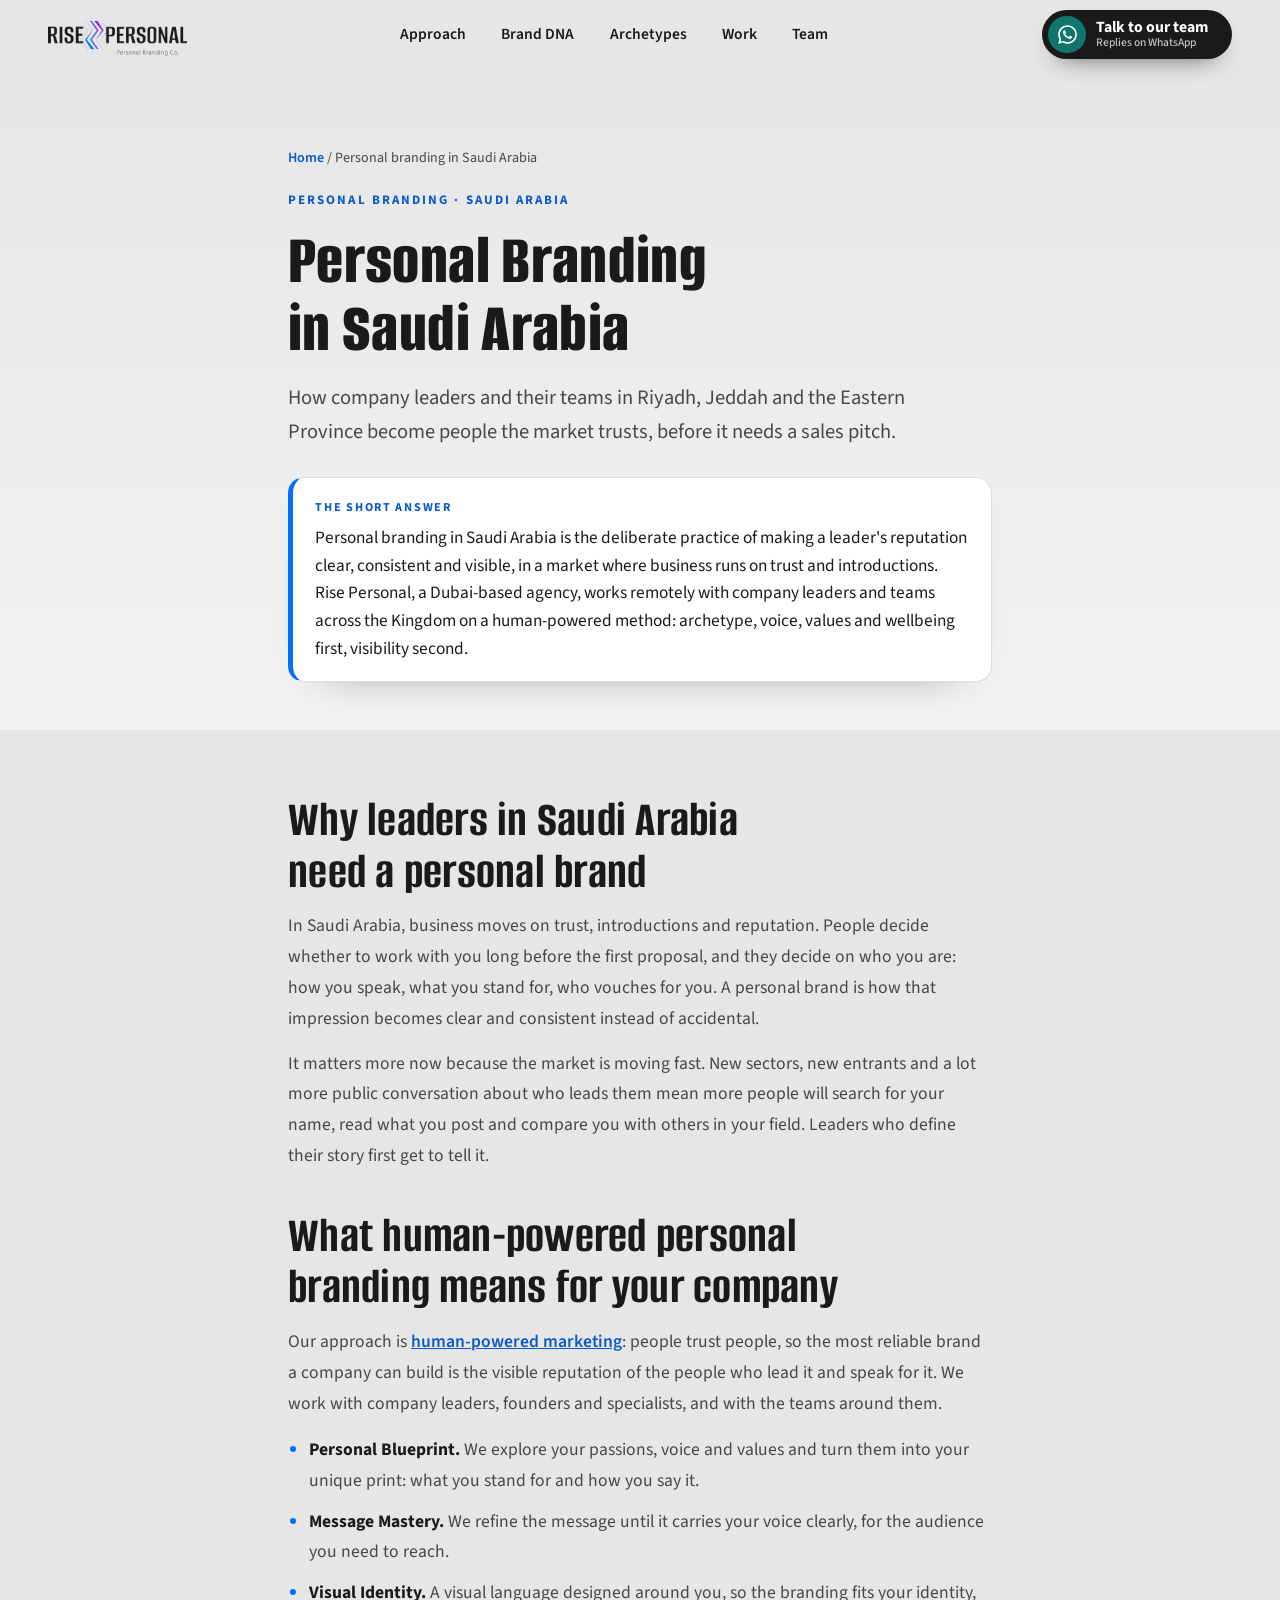
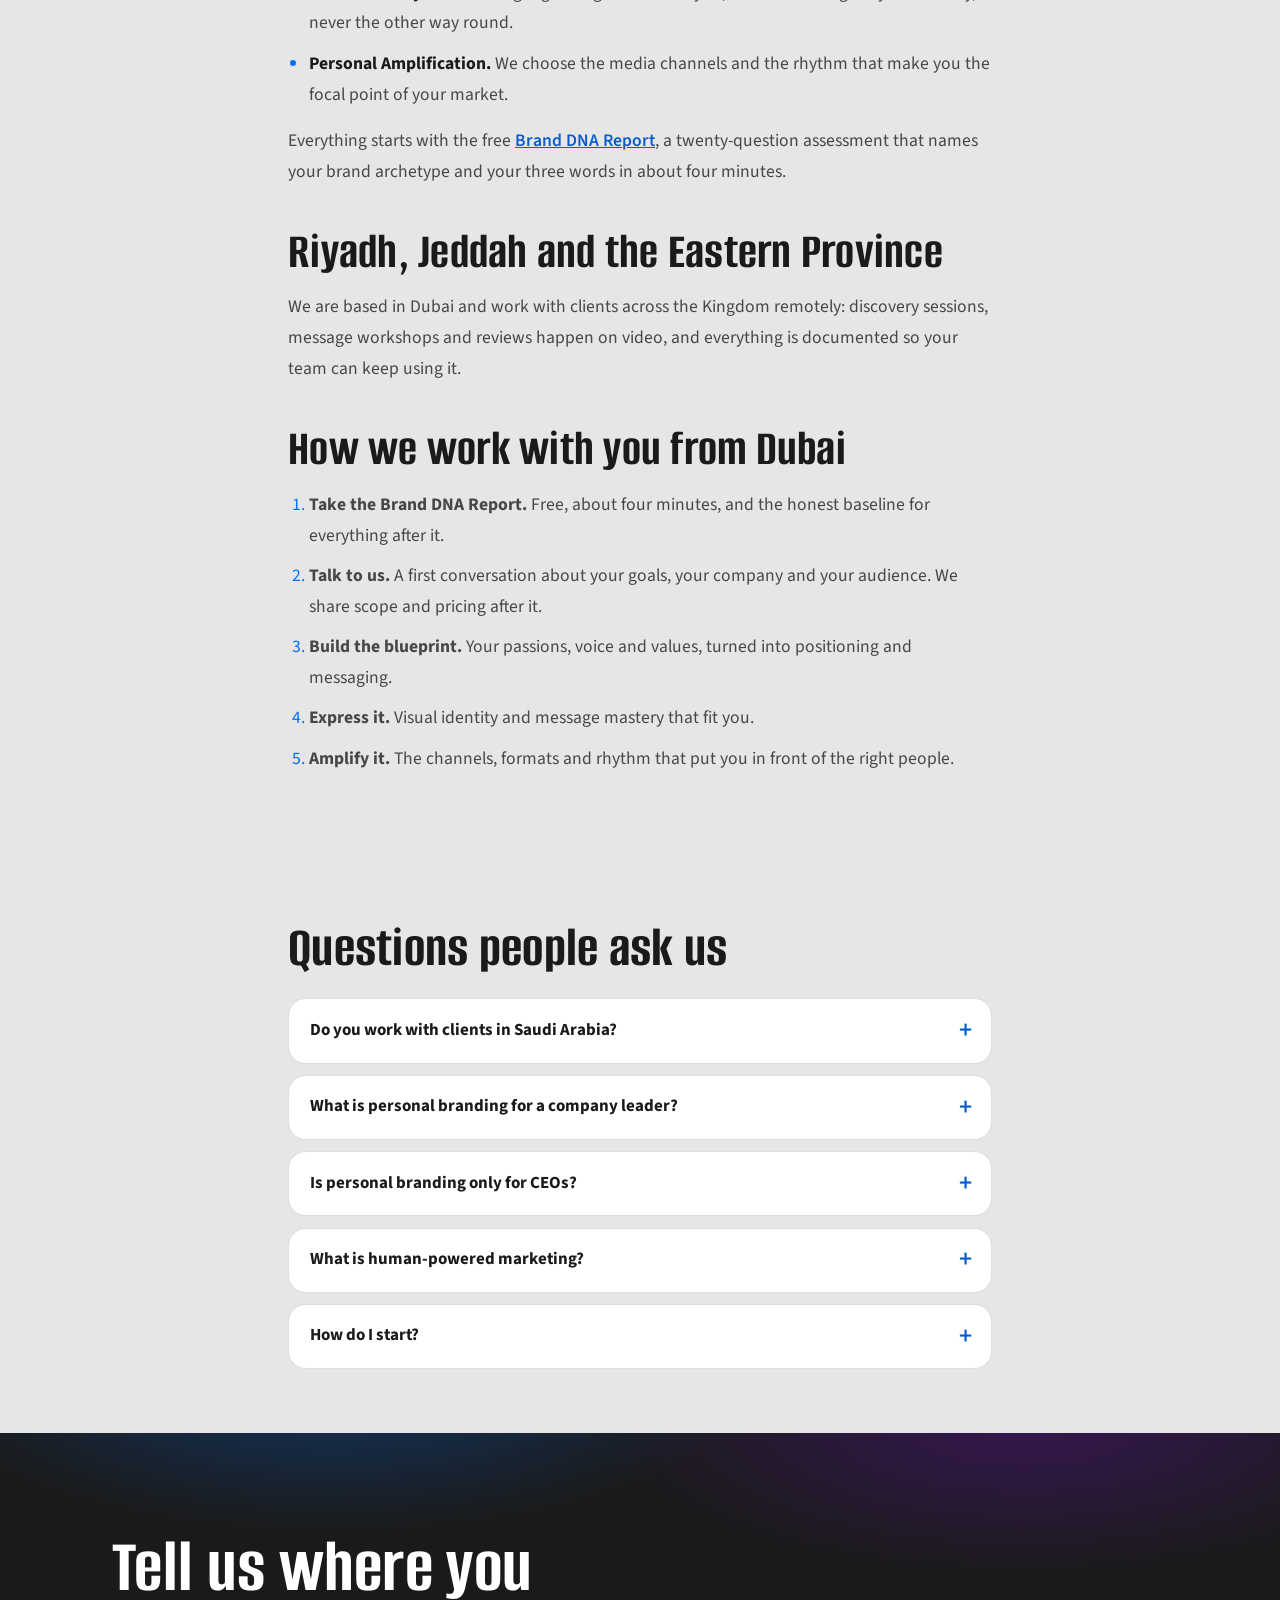
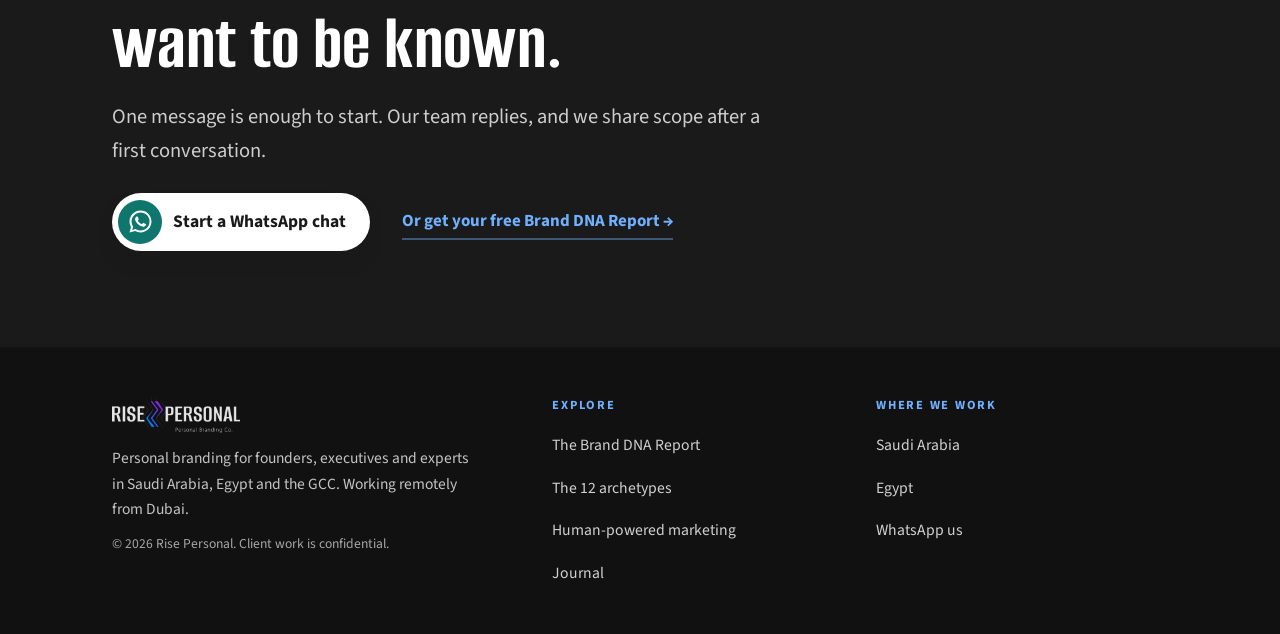
<file: personal-branding-saudi-arabia.html>
<!doctype html>
<html lang="en">
<head>
<meta charset="utf-8">
<meta name="viewport" content="width=device-width,initial-scale=1,viewport-fit=cover">
<noscript><style>.reveal{opacity:1!important;transform:none!important}</style></noscript>
<title>Personal Branding in Saudi Arabia | Rise Personal</title>
<meta name="description" content="Personal branding for company leaders and teams in Saudi Arabia: Riyadh, Jeddah and the Eastern Province. Human-powered, working remotely from Dubai.">
<meta name="theme-color" content="#1A1A1A">
<meta name="robots" content="index,follow,max-image-preview:large">
<link rel="canonical" href="https://www.risepersonal.com/personal-branding-saudi-arabia.html">
<link rel="alternate" hreflang="en" href="https://www.risepersonal.com/personal-branding-saudi-arabia.html">
<link rel="alternate" hreflang="x-default" href="https://www.risepersonal.com/personal-branding-saudi-arabia.html">
<link rel="icon" href="assets/favicon.png">
<meta property="og:type" content="website">
<meta property="og:site_name" content="Rise Personal">
<meta property="og:locale" content="en_US">
<meta property="og:title" content="Personal Branding in Saudi Arabia | Rise Personal">
<meta property="og:description" content="Personal branding for company leaders and teams in Saudi Arabia: Riyadh, Jeddah and the Eastern Province. Human-powered, working remotely from Dubai.">
<meta property="og:url" content="https://www.risepersonal.com/personal-branding-saudi-arabia.html">
<meta property="og:image" content="https://www.risepersonal.com/assets/og-rise-personal.jpg">
<meta property="og:image:width" content="1200">
<meta property="og:image:height" content="630">
<meta name="twitter:card" content="summary_large_image">
<meta name="twitter:title" content="Personal Branding in Saudi Arabia | Rise Personal">
<meta name="twitter:description" content="Personal branding for company leaders and teams in Saudi Arabia: Riyadh, Jeddah and the Eastern Province. Human-powered, working remotely from Dubai.">
<meta name="twitter:image" content="https://www.risepersonal.com/assets/og-rise-personal.jpg">
<link rel="preconnect" href="https://fonts.googleapis.com">
<link rel="preconnect" href="https://fonts.gstatic.com" crossorigin>
<link href="https://fonts.googleapis.com/css2?family=Alumni+Sans:wght@500;700;800&family=Source+Sans+3:wght@400;500;600;700&display=swap" rel="stylesheet">
<link rel="stylesheet" href="assets/v3.css?v=20">
<script type="application/ld+json">
{
 "@context": "https://schema.org",
 "@graph": [
  {
   "@type": "ProfessionalService",
   "@id": "https://www.risepersonal.com/#org",
   "name": "Rise Personal",
   "url": "https://www.risepersonal.com/",
   "logo": "https://www.risepersonal.com/assets/logo-on-white.png",
   "image": "https://www.risepersonal.com/assets/og-rise-personal.jpg",
   "description": "Personal branding and human-powered marketing for founders, executives and experts in Saudi Arabia, Egypt and the GCC.",
   "slogan": "Be known in the rooms that matter.",
   "areaServed": [
    {
     "@type": "Country",
     "name": "Saudi Arabia"
    },
    {
     "@type": "Country",
     "name": "Egypt"
    },
    {
     "@type": "Country",
     "name": "United Arab Emirates"
    },
    {
     "@type": "AdministrativeArea",
     "name": "Gulf Cooperation Council"
    }
   ],
   "founder": {
    "@id": "https://www.risepersonal.com/#sawaf"
   },
   "affiliation": [
    {
     "@type": "Organization",
     "name": "DRP9 Tech",
     "url": "https://drp9-tech.com"
    },
    {
     "@type": "Organization",
     "name": "DRP9",
     "url": "https://drp9.com"
    },
    {
     "@type": "Organization",
     "name": "La7ma",
     "url": "https://la7ma.com"
    },
    {
     "@type": "Organization",
     "name": "WAI-S",
     "url": "https://wai-s.com"
    },
    {
     "@type": "Organization",
     "name": "Wijhat Travel",
     "url": "https://www.wijhattravel.com"
    },
    {
     "@type": "Organization",
     "name": "Bnsights",
     "url": "https://bnsights.com"
    },
    {
     "@type": "Organization",
     "name": "Imolty",
     "url": "https://imolty.ai"
    },
    {
     "@type": "Organization",
     "name": "Uniek AI",
     "url": "https://uniek.ai"
    }
   ],
   "knowsAbout": [
    "Personal branding",
    "Human-powered marketing",
    "Brand archetypes",
    "Executive positioning"
   ],
   "contactPoint": {
    "@type": "ContactPoint",
    "contactType": "sales",
    "telephone": "+971506832835",
    "availableLanguage": [
     "English"
    ],
    "url": "https://wa.me/971506832835"
   }
  },
  {
   "@type": "WebSite",
   "@id": "https://www.risepersonal.com/#website",
   "url": "https://www.risepersonal.com/",
   "name": "Rise Personal",
   "inLanguage": "en",
   "publisher": {
    "@id": "https://www.risepersonal.com/#org"
   }
  },
  {
   "@type": "Person",
   "@id": "https://www.risepersonal.com/#sawaf",
   "name": "Mohamed El Sawaf",
   "jobTitle": "Founder",
   "worksFor": {
    "@id": "https://www.risepersonal.com/#org"
   },
   "image": "https://www.risepersonal.com/assets/sawaf.jpg"
  },
  {
   "@type": "WebPage",
   "@id": "https://www.risepersonal.com/personal-branding-saudi-arabia.html#webpage",
   "url": "https://www.risepersonal.com/personal-branding-saudi-arabia.html",
   "name": "Personal Branding in Saudi Arabia | Rise Personal",
   "description": "Personal branding for company leaders and teams in Saudi Arabia: Riyadh, Jeddah and the Eastern Province. Human-powered, working remotely from Dubai.",
   "isPartOf": {
    "@id": "https://www.risepersonal.com/#website"
   },
   "about": {
    "@id": "https://www.risepersonal.com/#org"
   },
   "breadcrumb": {
    "@id": "https://www.risepersonal.com/personal-branding-saudi-arabia.html#crumbs"
   }
  },
  {
   "@type": "BreadcrumbList",
   "itemListElement": [
    {
     "@type": "ListItem",
     "position": 1,
     "name": "Home",
     "item": "https://www.risepersonal.com/"
    },
    {
     "@type": "ListItem",
     "position": 2,
     "name": "Personal branding in Saudi Arabia",
     "item": "https://www.risepersonal.com/personal-branding-saudi-arabia.html"
    }
   ],
   "@id": "https://www.risepersonal.com/personal-branding-saudi-arabia.html#crumbs"
  },
  {
   "@type": "FAQPage",
   "mainEntity": [
    {
     "@type": "Question",
     "name": "Do you work with clients in Saudi Arabia?",
     "acceptedAnswer": {
      "@type": "Answer",
      "text": "Yes. Rise Personal is based in Dubai and works with leaders, founders and teams in Riyadh, Jeddah, the Eastern Province and across the Kingdom remotely. We don't operate an office in Saudi Arabia."
     }
    },
    {
     "@type": "Question",
     "name": "What is personal branding for a company leader?",
     "acceptedAnswer": {
      "@type": "Answer",
      "text": "It is the deliberate practice of making a leader's reputation clear, consistent and visible, so the people a company needs to reach can see who stands behind it. See the full definition in our guide to personal branding."
     }
    },
    {
     "@type": "Question",
     "name": "Is personal branding only for CEOs?",
     "acceptedAnswer": {
      "@type": "Answer",
      "text": "No. Founders, senior leaders, specialists such as doctors, lawyers and consultants, and the teams around them all benefit, because trust attaches to people. The first step, the Brand DNA Report, is free for anyone."
     }
    },
    {
     "@type": "Question",
     "name": "What is human-powered marketing?",
     "acceptedAnswer": {
      "@type": "Answer",
      "text": "It is a marketing approach built on people rather than logos or products, because people trust people. Read more on our human-powered marketing page."
     }
    },
    {
     "@type": "Question",
     "name": "How do I start?",
     "acceptedAnswer": {
      "@type": "Answer",
      "text": "Take the free Brand DNA Report, or message us on WhatsApp. We share scope and pricing after a first conversation about your goals."
     }
    }
   ]
  },
  {
   "@type": "Service",
   "name": "Personal Branding in Saudi Arabia",
   "serviceType": "Personal branding",
   "provider": {
    "@id": "https://www.risepersonal.com/#org"
   },
   "areaServed": {
    "@type": "Country",
    "name": "Saudi Arabia"
   }
  }
 ]
}
</script>
</head>
<body>
<a class="skip" href="#main">Skip to content</a>
<div class="progress" aria-hidden="true"></div>
<header class="top">
  <a class="brand" href="index.html" aria-label="Rise Personal, home"><img src="assets/logo-on-white.png" alt="Rise Personal" width="160" height="48"></a>
  <nav class="nav-d" aria-label="Primary"><a href="index.html#approach">Approach</a><a href="brand-dna-report.html">Brand DNA</a><a href="archetypes.html">Archetypes</a><a href="index.html#work">Work</a><a href="index.html#team">Team</a></nav>
  <a class="btn btn-wa btn-head" data-wa href="https://wa.me/971506832835"><span class="tx"><b>Talk to our team</b><small>Replies on WhatsApp</small></span></a>
  <button class="burger" type="button" aria-expanded="false" aria-controls="menu" aria-label="Open menu"><span aria-hidden="true"><i></i><i></i><i></i></span></button>
</header>
<div class="menu" id="menu" hidden><nav aria-label="Menu"><a href="index.html#approach">Approach</a><a href="brand-dna-report.html">Brand DNA</a><a href="archetypes.html">Archetypes</a><a href="index.html#work">Work</a><a href="index.html#team">Team</a><a href="personal-branding-saudi-arabia.html">Saudi Arabia</a><a href="personal-branding-egypt.html">Egypt</a><a href="human-powered-marketing.html">Human-powered marketing</a><a href="journal.html">Journal</a></nav></div>
<main id="main">
<article>
<header class="phero">
  <div class="wrap narrow">
    <p class="crumbs"><a href="index.html">Home</a> / Personal branding in Saudi Arabia</p>
    <p class="eyebrow">Personal Branding · Saudi Arabia</p>
    <h1>Personal Branding in Saudi Arabia</h1>
    <p class="lede">How company leaders and their teams in Riyadh, Jeddah and the Eastern Province become people the market trusts, before it needs a sales pitch.</p>
    <aside class="ans-box"><span>The short answer</span><p>Personal branding in Saudi Arabia is the deliberate practice of making a leader's reputation clear, consistent and visible, in a market where business runs on trust and introductions. Rise Personal, a Dubai-based agency, works remotely with company leaders and teams across the Kingdom on a human-powered method: archetype, voice, values and wellbeing first, visibility second.</p></aside>
  </div>
</header>
<div class="wrap narrow prose">
<h2>Why leaders in Saudi Arabia need a personal brand</h2>
<p>In Saudi Arabia, business moves on trust, introductions and reputation. People decide whether to work with you long before the first proposal, and they decide on who you are: how you speak, what you stand for, who vouches for you. A personal brand is how that impression becomes clear and consistent instead of accidental.</p>
<p>It matters more now because the market is moving fast. New sectors, new entrants and a lot more public conversation about who leads them mean more people will search for your name, read what you post and compare you with others in your field. Leaders who define their story first get to tell it.</p>
<h2>What human-powered personal branding means for your company</h2>
<p>Our approach is <a href="human-powered-marketing.html">human-powered marketing</a>: people trust people, so the most reliable brand a company can build is the visible reputation of the people who lead it and speak for it. We work with company leaders, founders and specialists, and with the teams around them.</p>
<ul>
<li><strong>Personal Blueprint.</strong> We explore your passions, voice and values and turn them into your unique print: what you stand for and how you say it.</li>
<li><strong>Message Mastery.</strong> We refine the message until it carries your voice clearly, for the audience you need to reach.</li>
<li><strong>Visual Identity.</strong> A visual language designed around you, so the branding fits your identity, never the other way round.</li>
<li><strong>Personal Amplification.</strong> We choose the media channels and the rhythm that make you the focal point of your market.</li>
</ul>
<p>Everything starts with the free <a href="brand-dna-report.html">Brand DNA Report</a>, a twenty-question assessment that names your brand archetype and your three words in about four minutes.</p>
<h2>Riyadh, Jeddah and the Eastern Province</h2>
<p>We are based in Dubai and work with clients across the Kingdom remotely: discovery sessions, message workshops and reviews happen on video, and everything is documented so your team can keep using it.</p>
<h2>How we work with you from Dubai</h2>
<ol class="steps5">
<li><b>Take the Brand DNA Report.</b> Free, about four minutes, and the honest baseline for everything after it.</li>
<li><b>Talk to us.</b> A first conversation about your goals, your company and your audience. We share scope and pricing after it.</li>
<li><b>Build the blueprint.</b> Your passions, voice and values, turned into positioning and messaging.</li>
<li><b>Express it.</b> Visual identity and message mastery that fit you.</li>
<li><b>Amplify it.</b> The channels, formats and rhythm that put you in front of the right people.</li>
</ol>
</div>
<section class="faq faq-page" aria-labelledby="h-q"><div class="wrap narrow"><h2 id="h-q">Questions people ask us</h2><div class="faq-list"><details class="faq-item" name="faq"><summary>Do you work with clients in Saudi Arabia?</summary><p>Yes. Rise Personal is based in Dubai and works with leaders, founders and teams in Riyadh, Jeddah, the Eastern Province and across the Kingdom remotely. We don't operate an office in Saudi Arabia.</p></details>
<details class="faq-item" name="faq"><summary>What is personal branding for a company leader?</summary><p>It is the deliberate practice of making a leader's reputation clear, consistent and visible, so the people a company needs to reach can see who stands behind it. See the full definition in our <a href="journal-what-is-personal-branding.html">guide to personal branding</a>.</p></details>
<details class="faq-item" name="faq"><summary>Is personal branding only for CEOs?</summary><p>No. Founders, senior leaders, specialists such as doctors, lawyers and consultants, and the teams around them all benefit, because trust attaches to people. The first step, the <a href="brand-dna-report.html">Brand DNA Report</a>, is free for anyone.</p></details>
<details class="faq-item" name="faq"><summary>What is human-powered marketing?</summary><p>It is a marketing approach built on people rather than logos or products, because people trust people. Read more on our <a href="human-powered-marketing.html">human-powered marketing page</a>.</p></details>
<details class="faq-item" name="faq"><summary>How do I start?</summary><p>Take the free <a href="brand-dna-report.html">Brand DNA Report</a>, or message us on WhatsApp. We share scope and pricing after a first conversation about your goals.</p></details></div></div></section>
</article>
<section class="cta cta-slim" aria-labelledby="h-cta">
  <div class="wrap">
    <h2 id="h-cta">Tell us where you want to be known.</h2>
    <p class="lede">One message is enough to start. Our team replies, and we share scope after a first conversation.</p>
    <div class="cta-row">
      <a class="btn btn-wa btn-lg magnet" data-wa data-msg="Hello Rise Personal team, I&#x27;m in Saudi Arabia and I&#x27;d like to talk about personal branding." href="https://wa.me/971506832835">Start a WhatsApp chat</a>
      <a class="btn-link light" href="brand-dna-report.html">Or get your free Brand DNA Report →</a>
    </div>
  </div>
</section>

</main>
<footer class="foot">
  <div class="wrap foot-grid">
    <div>
      <img src="assets/logo-on-black.png" alt="Rise Personal" width="140" height="42" loading="lazy">
      <p>Personal branding for founders, executives and experts in Saudi Arabia, Egypt and the GCC. Working remotely from Dubai.</p>
      <p class="small">© 2026 Rise Personal. Client work is confidential.</p>
    </div>
    <nav aria-label="Footer">
      <b>Explore</b>
      <a href="brand-dna-report.html">The Brand DNA Report</a>
      <a href="archetypes.html">The 12 archetypes</a>
      <a href="human-powered-marketing.html">Human-powered marketing</a>
      <a href="journal.html">Journal</a>
    </nav>
    <nav aria-label="Markets">
      <b>Where we work</b>
      <a href="personal-branding-saudi-arabia.html">Saudi Arabia</a>
      <a href="personal-branding-egypt.html">Egypt</a>
      <a data-wa href="https://wa.me/971506832835">WhatsApp us</a>
    </nav>
  </div>
</footer>
<script src="assets/site.js" defer></script>
</body>
</html>
</file>
<file: assets/v3.css>
/* Rise Personal v3 · brand: Purple #7710D1, Blue #0170FD, Ink #1A1A1A, Mist #E6E6E6 · Alumni Sans + Source Sans 3 */
:root{
  --ink:#1A1A1A; --mist:#E6E6E6; --white:#fff;
  --blue:#0170FD; --purple:#7710D1; --blue-ink:#0A5BCB; --blue-lt:#6FB0FF;
  --wa:#0F766E; --wa-h:#0B5F58;
  --grad:linear-gradient(100deg,#0170FD,#7710D1);
  --muted:color-mix(in srgb,var(--ink) 78%,transparent);
  --line:color-mix(in srgb,var(--ink) 14%,transparent);
  --display:"Alumni Sans","Arial Narrow",Arial,sans-serif;
  --body:"Source Sans 3",system-ui,-apple-system,"Segoe UI",Roboto,Arial,sans-serif;
  --ease:cubic-bezier(.22,.61,.21,1);
  --pad:clamp(1.25rem,5vw,3rem);
}
*,*::before,*::after{box-sizing:border-box}
html{scroll-behavior:smooth;scroll-padding-top:5.5rem;-webkit-text-size-adjust:100%}
body{margin:0;background:var(--mist);color:var(--ink);font-family:var(--body);font-size:1.0625rem;line-height:1.65;overflow-x:clip}
img{max-inline-size:100%;block-size:auto;display:block}
a{color:inherit}
h1,h2,h3{font-family:var(--display);font-weight:700;line-height:1;margin:0;text-wrap:balance;letter-spacing:.005em}
p{margin:0;text-wrap:pretty}
:focus-visible{outline:3px solid var(--blue);outline-offset:3px;border-radius:.4rem}
.wrap{max-inline-size:72rem;margin-inline:auto;padding-inline:var(--pad)}
.eyebrow{font-size:.8125rem;font-weight:700;letter-spacing:.16em;text-transform:uppercase;color:var(--blue-ink);margin-block-end:1rem}
.lede{font-size:clamp(1.1rem,1.6vw,1.3rem);color:var(--muted);max-inline-size:42rem;margin-block-start:1.1rem}
h2{font-size:clamp(2.6rem,6.2vw,4.8rem)}
.grad{background:var(--grad);-webkit-background-clip:text;background-clip:text;color:transparent}

/* progress */
.progress{position:fixed;inset:0 0 auto 0;block-size:3px;background:var(--grad);transform-origin:left;transform:scaleX(0);z-index:60}
@supports (animation-timeline:scroll()){.progress{animation:grow linear both;animation-timeline:scroll(root)}@keyframes grow{to{transform:scaleX(1)}}}

/* header + buttons: see bottom block (v3.1) */

/* hero */
.hero{position:relative;min-block-size:calc(100svh - 3.9rem);display:grid;align-content:center;justify-items:center;text-align:center;padding:clamp(2rem,5vw,4rem) var(--pad) 5.5rem;overflow:hidden;isolation:isolate}
.glow{position:absolute;inset:-20% -10% auto -10%;block-size:90%;z-index:-1;background:radial-gradient(40% 45% at 22% 30%,rgba(1,112,253,.28),transparent 70%),radial-gradient(38% 42% at 78% 38%,rgba(119,16,209,.26),transparent 70%);filter:blur(20px);animation:drift 18s ease-in-out infinite alternate}
@keyframes drift{to{transform:translate3d(2%,3%,0) scale(1.06)}}
.hero h1{font-size:clamp(3.3rem,8.2vw,6.9rem);font-weight:800;line-height:.92;max-inline-size:19ch}
.hero .sub{font-size:clamp(1.1rem,1.8vw,1.35rem);color:var(--muted);max-inline-size:38rem;margin-block:1.2rem 1.8rem}
.picker{inline-size:min(100%,46rem);display:grid;gap:1rem;justify-items:center}
.pick-q{font:800 1.9rem/1 var(--display);letter-spacing:.02em}
.chips{display:flex;flex-wrap:wrap;gap:.7rem;justify-content:center}
.chip{font:600 1.02rem/1 var(--body);padding:.95rem 1.35rem;border-radius:999px;border:1.5px solid var(--line);background:rgba(255,255,255,.72);color:var(--ink);cursor:pointer;min-block-size:3rem;transition:transform .25s var(--ease),background-color .2s,border-color .2s,color .2s,box-shadow .25s}
.chip:hover{transform:translateY(-2px);border-color:var(--blue);background:#fff}
.chip[aria-checked="true"]{background:var(--ink);color:#fff;border-color:var(--ink);box-shadow:0 12px 26px -14px rgba(26,26,26,.7)}
.answer{inline-size:100%;text-align:center;padding:1.6rem 1.4rem;border-radius:1.4rem;background:#fff;border:1px solid var(--line);box-shadow:0 30px 60px -40px rgba(26,26,26,.55);animation:pop .5s var(--ease) both}
@keyframes pop{from{opacity:0;transform:translateY(10px) scale(.98)}to{opacity:1;transform:none}}
.answer-line{font:700 clamp(1.9rem,4vw,2.7rem)/1.05 var(--display)}
.answer-sub{color:var(--muted);margin:.7rem auto 1.3rem;max-inline-size:34rem}
.answer-cta{display:flex;flex-wrap:wrap;gap:1.2rem;align-items:center;justify-content:center}
.scroll-cue{position:absolute;inset-block-end:1.6rem;inset-inline-start:50%;translate:-50% 0;inline-size:1.7rem;block-size:2.7rem;border:2px solid var(--ink);border-radius:1rem;opacity:.5}
.scroll-cue span{position:absolute;inset-block-start:.5rem;inset-inline-start:50%;inline-size:.28rem;block-size:.5rem;margin-inline-start:-.14rem;border-radius:.2rem;background:var(--ink);animation:cue 1.8s ease-in-out infinite}
@keyframes cue{50%{transform:translateY(.8rem);opacity:.2}}

/* approach (dark) */
.approach{background:var(--ink);color:var(--mist);padding-block:clamp(4.5rem,10vw,8rem)}
.approach .eyebrow{color:var(--blue-lt)}
.approach .lede{color:rgba(230,230,230,.85)}
.tabs{display:flex;flex-wrap:wrap;gap:.6rem;margin-block:2.2rem 1.2rem}
.tab{display:inline-flex;align-items:baseline;gap:.7rem;font:700 1.6rem/1 var(--display);letter-spacing:.02em;color:rgba(230,230,230,.82);background:transparent;border:1.5px solid rgba(230,230,230,.25);border-radius:999px;padding:.8rem 1.4rem;cursor:pointer;min-block-size:3rem;transition:background-color .25s,color .25s,border-color .25s}
.tab span{font:600 .8rem var(--body);letter-spacing:.1em;color:var(--blue-lt)}
.tab:hover{border-color:var(--blue-lt);color:#fff}
.tab[aria-selected="true"]{background:#fff;color:var(--ink);border-color:#fff}
.tab[aria-selected="true"] span{color:var(--blue-ink)}
.panels{position:relative;min-block-size:17rem}
.panel{padding:clamp(1.5rem,4vw,2.6rem);border-radius:1.5rem;background:linear-gradient(160deg,rgba(1,112,253,.16),rgba(119,16,209,.14));border:1px solid rgba(230,230,230,.16);max-inline-size:52rem;animation:pop .45s var(--ease) both}
.panel[hidden]{display:none}
.panel h3{font-size:clamp(2rem,4vw,3rem);color:#fff}
.panel p{margin-block:.9rem 1.2rem;color:rgba(230,230,230,.9);max-inline-size:40rem}
.panel ul{margin:0;padding:0;list-style:none;display:grid;gap:.55rem}
.panel li{position:relative;padding-inline-start:1.5rem;color:#fff;font-weight:600}
.panel li::before{content:"";position:absolute;inset-inline-start:0;inset-block-start:.55em;inline-size:.6rem;block-size:.6rem;border-radius:50%;background:var(--grad)}

/* work */
.work{padding-block:clamp(4.5rem,10vw,8rem) clamp(3rem,6vw,5rem)}
.filters{display:flex;flex-wrap:wrap;gap:.5rem;margin-block-start:1.8rem}
.f{font:600 .95rem/1 var(--body);padding:.7rem 1.1rem;border-radius:999px;border:1.5px solid var(--line);background:transparent;color:var(--ink);cursor:pointer;min-block-size:2.75rem;transition:background-color .2s,color .2s,border-color .2s}
.f:hover{border-color:var(--blue)}
.f.on{background:var(--ink);color:#fff;border-color:var(--ink)}
.rail{display:flex;gap:1.1rem;overflow-x:auto;scroll-snap-type:x mandatory;--edge:max(var(--pad),calc((100vw - 72rem)/2 + var(--pad)));padding:2.2rem var(--edge) 1.6rem;scrollbar-width:thin;scroll-padding-inline:var(--edge);overscroll-behavior-x:contain}
.story{flex:0 0 min(84vw,23rem);scroll-snap-align:start;background:#fff;border:1px solid var(--line);border-radius:1.5rem;padding:1.7rem;display:flex;flex-direction:column;gap:.9rem;box-shadow:0 26px 50px -38px rgba(26,26,26,.5);transition:opacity .3s,transform .35s var(--ease),box-shadow .3s}
.story:hover{transform:translateY(-4px);box-shadow:0 34px 60px -36px rgba(26,26,26,.6)}
.story.dim{opacity:.35}
.story.match{outline:3px solid var(--blue);outline-offset:2px}
.story h3{font-size:2rem}
.story p{color:var(--muted)}
.tag{align-self:flex-start;font-size:.78rem;font-weight:700;letter-spacing:.12em;text-transform:uppercase;color:var(--blue-ink);background:rgba(10,91,203,.1);border-radius:999px;padding:.3rem .8rem}
.story-nda{background:var(--ink);color:#fff;justify-content:space-between}
.story-nda p{color:rgba(230,230,230,.88)}
.story-nda .tag{background:rgba(111,176,255,.16);color:var(--blue-lt)}
.promise{list-style:none;margin:1.4rem 0 0;padding:0;display:flex;flex-wrap:wrap;gap:.6rem 2rem;color:var(--muted)}
.promise strong{color:var(--ink)}

/* founder */
.founder{padding-block:clamp(3rem,7vw,6rem) clamp(4.5rem,9vw,8rem)}
.photo{margin:0;border-radius:1.6rem;overflow:hidden;background:#fff;max-inline-size:24rem;justify-self:center;box-shadow:0 34px 64px -38px rgba(26,26,26,.7)}
.facts{display:grid;grid-template-columns:repeat(3,1fr);gap:1rem;margin-block-start:2rem}
.facts div{border-block-start:2px solid var(--ink);padding-block-start:.7rem}
.facts b{display:block;font:800 clamp(2.4rem,5vw,3.6rem)/1 var(--display);background:var(--grad);-webkit-background-clip:text;background-clip:text;color:transparent}
.facts span{display:block;font-size:.92rem;color:var(--muted);line-height:1.4;margin-block-start:.3rem}

/* cta */
.cta{background:var(--ink);color:var(--mist);padding-block:clamp(4.5rem,10vw,8rem) 3rem;position:relative;overflow:hidden;isolation:isolate}
.cta::before{content:"";position:absolute;inset:-30% -10% auto;block-size:90%;z-index:-1;background:radial-gradient(40% 50% at 30% 20%,rgba(1,112,253,.32),transparent 70%),radial-gradient(40% 50% at 75% 30%,rgba(119,16,209,.3),transparent 70%)}
.cta h2{color:#fff;max-inline-size:16ch}
.cta .lede{color:rgba(230,230,230,.88)}
.cta-row{display:flex;flex-wrap:wrap;gap:1.4rem 2rem;align-items:center;margin-block-start:2rem}
.masters{margin-block-start:clamp(3rem,6vw,5rem);padding-inline:var(--pad)}
.masters .eyebrow{color:var(--blue-lt);max-inline-size:72rem;margin-inline:auto}
.m-row{display:flex;gap:.8rem;overflow-x:auto;scroll-snap-type:x proximity;padding-block:.6rem 1rem;max-inline-size:72rem;margin-inline:auto;scrollbar-width:thin}
.m-row a{position:relative;flex:0 0 8.5rem;border-radius:1rem;overflow:hidden;scroll-snap-align:start;text-decoration:none;transition:transform .3s var(--ease),flex-basis .35s var(--ease)}
.m-row img{inline-size:100%;block-size:11rem;object-fit:cover;filter:grayscale(1) contrast(1.05);transition:filter .3s}
.m-row a span{position:absolute;inset:auto 0 0;padding:1.6rem .6rem .55rem;font-size:.82rem;font-weight:700;color:#fff;background:linear-gradient(transparent,rgba(0,0,0,.82));line-height:1.2}
.m-row a:hover,.m-row a:focus-visible{transform:translateY(-4px)}
.m-row a:hover img,.m-row a:focus-visible img{filter:none}

/* reveal: scroll-driven where supported, JS fallback adds .in */
.reveal{opacity:0;transform:translateY(22px);transition:opacity .7s var(--ease),transform .8s var(--ease)}
.reveal.in{opacity:1;transform:none}
@supports (animation-timeline:view()){
  .reveal{opacity:1;transform:none;transition:none;animation:rev linear both;animation-timeline:view();animation-range:entry 0% entry 55%}
  @keyframes rev{from{opacity:0;transform:translateY(26px)}to{opacity:1;transform:none}}
}
.no-js .reveal{opacity:1;transform:none}
@media(prefers-reduced-motion:reduce){
  html{scroll-behavior:auto}
  *,*::before,*::after{animation:none!important;transition:none!important}
  .reveal{opacity:1!important;transform:none!important}
  .dock{transform:none}
}
::view-transition-old(root),::view-transition-new(root){animation-duration:.25s}

/* founder header + journey */
.founder-head{display:grid;gap:2.5rem;align-items:center}
@media(min-width:56rem){.founder-head{grid-template-columns:.7fr 1.3fr;gap:4.5rem}}
.journey{margin-block-start:clamp(3rem,6vw,5rem);display:grid;gap:1.6rem}
@media(min-width:56rem){.journey{grid-template-columns:18rem 1fr;gap:3rem;align-items:start}}
.steps{list-style:none;margin:0;padding:0;display:flex;gap:.5rem;overflow-x:auto;scrollbar-width:none;padding-block:.2rem}
.steps::-webkit-scrollbar{display:none}
@media(min-width:56rem){.steps{flex-direction:column;overflow:visible}}
.steps button{display:flex;align-items:center;gap:.8rem;inline-size:100%;text-align:start;font:600 1rem/1.25 var(--body);color:var(--muted);background:transparent;border:1.5px solid var(--line);border-radius:1rem;padding:.8rem 1rem;cursor:pointer;min-block-size:3.1rem;white-space:nowrap;transition:background-color .25s,color .25s,border-color .25s,transform .25s var(--ease)}
@media(min-width:56rem){.steps button{white-space:normal}}
.steps button b{font:800 1.3rem/1 var(--display);letter-spacing:.04em;color:var(--blue-ink)}
.steps button:hover{border-color:var(--blue);transform:translateX(2px)}
.steps button[aria-selected="true"]{background:var(--ink);color:#fff;border-color:var(--ink)}
.steps button[aria-selected="true"] b{color:var(--blue-lt)}
.chapters{position:relative;background:#fff;border:1px solid var(--line);border-radius:1.6rem;padding:clamp(1.6rem,4vw,2.8rem);box-shadow:0 30px 60px -42px rgba(26,26,26,.55);min-block-size:21rem;display:flex;flex-direction:column}
.track{position:absolute;inset:0 0 auto 0;block-size:5px;background:var(--line);border-radius:1.6rem 1.6rem 0 0;overflow:hidden}
.track i{display:block;block-size:100%;inline-size:20%;background:var(--grad);transition:inline-size .5s var(--ease)}
.chapter{animation:pop .5s var(--ease) both}
.chapter[hidden]{display:none}
.chapter h3{font-size:clamp(2.2rem,4.6vw,3.6rem)}
.chapter p{margin-block-start:1rem;font-size:1.15rem;color:var(--muted);max-inline-size:40rem}
.method-mini{display:grid;gap:.6rem;margin-block-start:1.4rem}
@media(min-width:48rem){.method-mini{grid-template-columns:repeat(3,1fr)}}
.method-mini span{background:color-mix(in srgb,var(--blue) 8%,#fff);border:1px solid color-mix(in srgb,var(--blue) 22%,transparent);border-radius:1rem;padding:.9rem 1rem;font-size:.95rem;color:var(--muted);line-height:1.4}
.method-mini b{display:block;font:800 1.4rem/1 var(--display);color:var(--ink);margin-block-end:.25rem}
.ch-nav{display:flex;align-items:center;gap:1rem;margin-block-start:auto;padding-block-start:1.6rem}
.ch-btn{inline-size:3rem;block-size:3rem;border-radius:50%;border:1.5px solid var(--line);background:#fff;font-size:1.2rem;cursor:pointer;transition:background-color .2s,color .2s,border-color .2s}
.ch-btn:hover:not(:disabled){background:var(--ink);color:#fff;border-color:var(--ink)}
.ch-btn:disabled{opacity:.35;cursor:default}
#ch-count{font-weight:700;color:var(--muted);font-variant-numeric:tabular-nums}

/* reputation check */
.check{background:linear-gradient(180deg,var(--mist),#fff 120%);padding-block:clamp(4.5rem,10vw,8rem)}
.quiz{margin-block-start:2.2rem;max-inline-size:46rem;background:#fff;border:1px solid var(--line);border-radius:1.8rem;padding:clamp(1.4rem,4vw,2.4rem);box-shadow:0 36px 70px -46px rgba(26,26,26,.6)}
.dots{display:flex;gap:.5rem;margin-block-end:1.4rem}
.dots i{flex:1;block-size:5px;border-radius:5px;background:var(--line);transition:background-color .3s}
.dots i.on{background:var(--grad)}
.q-q{font:800 clamp(2rem,4.4vw,3rem)/1.02 var(--display)}
.q-opts{display:grid;gap:.7rem;margin-block-start:1.4rem}
.q-opt{display:flex;align-items:center;gap:1rem;text-align:start;font:600 1.08rem/1.3 var(--body);color:var(--ink);background:var(--mist);border:1.5px solid transparent;border-radius:1.1rem;padding:1rem 1.2rem;cursor:pointer;min-block-size:3.5rem;transition:transform .25s var(--ease),background-color .2s,border-color .2s,color .2s}
.q-opt i{flex:none;inline-size:1.4rem;block-size:1.4rem;border-radius:50%;border:2px solid color-mix(in srgb,var(--ink) 40%,transparent);transition:all .2s}
.q-opt:hover{transform:translateX(4px);border-color:var(--blue);background:#fff}
.q-opt.sel{background:var(--ink);color:#fff}
.q-opt.sel i{border-color:var(--blue-lt);background:radial-gradient(circle,var(--blue-lt) 38%,transparent 42%)}
.q-nav{margin-block-start:1.2rem;min-block-size:1.6rem}
.res-tag{font-size:.78rem;font-weight:700;letter-spacing:.14em;text-transform:uppercase;color:var(--blue-ink)}
.res-title{font:800 clamp(2.1rem,4.6vw,3.2rem)/1.02 var(--display);margin-block:.5rem 1.2rem}
.res-list{list-style:none;margin:0 0 1.5rem;padding:0;display:grid;gap:.8rem}
.res-list li{display:grid;grid-template-columns:5.5rem 1fr;gap:.9rem;align-items:baseline;padding-block-start:.8rem;border-block-start:1px solid var(--line)}
.res-list b{font-size:.78rem;font-weight:700;letter-spacing:.12em;text-transform:uppercase;color:var(--blue-ink)}
.res-cta{display:flex;flex-wrap:wrap;gap:1rem 1.4rem;align-items:center}
button.btn-link{background:none;border:0;border-block-end:2px solid color-mix(in srgb,var(--blue) 35%,transparent);font:700 1rem/1.4 var(--body);cursor:pointer;color:var(--blue-ink);padding:.2rem 0}
button.btn-link:hover{border-block-end-color:var(--blue)}

/* ================= v3.1 ================= */
.skip{position:absolute;inset-inline-start:1rem;inset-block-start:-4rem;background:var(--ink);color:#fff;padding:.7rem 1rem;border-radius:.6rem;z-index:100;transition:inset-block-start .2s}
.skip:focus{inset-block-start:.8rem}

/* header */
.top{position:sticky;inset-block-start:0;z-index:50;display:flex;align-items:center;gap:1rem;padding:.65rem var(--pad);background:color-mix(in srgb,var(--mist) 84%,transparent);backdrop-filter:blur(16px) saturate(1.5);-webkit-backdrop-filter:blur(16px) saturate(1.5);border-block-end:1px solid transparent;transition:border-color .25s,box-shadow .25s}
.top.scrolled{border-block-end-color:var(--line);box-shadow:0 10px 30px -22px rgba(26,26,26,.5)}
.brand{display:block;flex:none}
.brand img{block-size:2.6rem;inline-size:auto}
.nav-d{display:none;margin-inline:auto;gap:.3rem}
.nav-d a{position:relative;text-decoration:none;font-weight:600;font-size:.97rem;padding:.55rem .95rem;border-radius:999px;color:var(--ink);transition:background-color .2s,color .2s}
.nav-d a:hover{background:rgba(26,26,26,.07)}
.nav-d a[aria-current="page"]{background:var(--ink);color:#fff}
.top .btn-head{margin-inline-start:auto}
@media(min-width:62rem){.nav-d{display:flex}.top .btn-head{margin-inline-start:0}.burger{display:none!important}}

/* buttons */
.btn{display:inline-flex;align-items:center;justify-content:center;gap:.65rem;min-block-size:2.9rem;padding:.7rem 1.5rem;border-radius:999px;font:700 1rem/1.1 var(--body);text-decoration:none;border:0;cursor:pointer;transition:transform .25s var(--ease),background-color .2s,color .2s,box-shadow .25s,border-color .2s;will-change:transform}
.btn-ink{background:var(--ink);color:#fff}
.btn-ink:hover{background:#000;box-shadow:0 14px 28px -14px rgba(26,26,26,.8)}
.btn-ghost{background:transparent;color:var(--ink);border:1.5px solid var(--line)}
.btn-ghost:hover{border-color:var(--ink)}
.btn-lg{min-block-size:3.6rem;font-size:1.1rem}
.btn-wa{--ic:url("data:image/svg+xml,%3Csvg xmlns='http://www.w3.org/2000/svg' viewBox='0 0 32 32'%3E%3Cpath fill='%23fff' d='M16.04 3C8.84 3 3 8.83 3 16.01c0 2.3.6 4.54 1.74 6.51L3 29l6.65-1.7a13.03 13.03 0 0 0 6.39 1.63h.01C23.24 28.93 29 23.1 29 15.92 29 8.83 23.24 3 16.04 3Zm0 23.7h-.01a10.7 10.7 0 0 1-5.45-1.49l-.39-.23-3.95 1.01 1.05-3.85-.25-.4a10.67 10.67 0 0 1-1.64-5.73c0-5.9 4.82-10.7 10.74-10.7 5.74 0 10.62 4.4 10.62 10.7 0 5.91-4.81 10.69-10.72 10.69Zm5.88-8c-.32-.16-1.9-.94-2.2-1.05-.29-.11-.5-.16-.71.16-.21.32-.82 1.05-1.01 1.27-.18.21-.37.24-.69.08-.32-.16-1.35-.5-2.57-1.59-.95-.85-1.59-1.9-1.78-2.22-.18-.32-.02-.49.14-.65.14-.14.32-.37.48-.56.16-.18.21-.32.32-.53.11-.21.05-.4-.03-.56-.08-.16-.71-1.72-.98-2.35-.26-.62-.52-.53-.71-.54h-.61c-.21 0-.56.08-.85.4-.29.32-1.11 1.09-1.11 2.66s1.14 3.09 1.3 3.3c.16.21 2.24 3.41 5.42 4.78.76.33 1.35.52 1.81.67.76.24 1.45.21 2 .13.61-.09 1.9-.78 2.16-1.53.27-.75.27-1.4.19-1.53-.08-.13-.29-.21-.61-.37Z'/%3E%3C/svg%3E");
  background:var(--ink);color:#fff;padding:.35rem 1.5rem .35rem .4rem;box-shadow:0 12px 26px -16px rgba(26,26,26,.9)}
.btn-wa::before{content:"";flex:none;inline-size:2.35rem;block-size:2.35rem;border-radius:50%;background:var(--wa) var(--ic) center/62% no-repeat;transition:transform .35s var(--ease)}
.btn-wa:hover{background:#000;box-shadow:0 0 0 3px color-mix(in srgb,var(--blue) 45%,transparent),0 16px 30px -14px rgba(26,26,26,.9)}
.btn-wa:hover::before{transform:rotate(-12deg) scale(1.06)}
.btn-lg.btn-wa::before{inline-size:2.75rem;block-size:2.75rem}
.btn-head .tx{display:grid;gap:.12rem;text-align:start}
.btn-head b{font-weight:700;font-size:.98rem;line-height:1}
.btn-head small{font-size:.72rem;font-weight:500;color:rgba(230,230,230,.82);line-height:1}
@media(max-width:35.99rem){.btn-head small{display:none}.btn-head{padding-inline-end:1.1rem}.btn-head b{font-size:.93rem}}
.cta .btn-wa,.story-nda .btn-wa{background:#fff;color:var(--ink)}
.cta .btn-wa:hover,.story-nda .btn-wa:hover{background:#fff;box-shadow:0 0 0 3px rgba(111,176,255,.6),0 16px 30px -14px rgba(0,0,0,.8)}

/* burger + menu */
.burger{display:inline-grid;place-items:center;flex:none;inline-size:2.9rem;block-size:2.9rem;border-radius:50%;border:1.5px solid var(--line);background:rgba(255,255,255,.7);cursor:pointer;color:var(--ink);padding:0}
.burger span{position:relative;inline-size:1.2rem;block-size:.9rem;display:block}
.burger i{position:absolute;inset-inline:0;block-size:2px;border-radius:2px;background:currentColor;transition:transform .28s var(--ease),opacity .2s,top .28s var(--ease)}
.burger i:nth-child(1){top:0}.burger i:nth-child(2){top:calc(50% - 1px)}.burger i:nth-child(3){top:calc(100% - 2px)}
.burger[aria-expanded="true"] i:nth-child(1){top:calc(50% - 1px);transform:rotate(45deg)}
.burger[aria-expanded="true"] i:nth-child(2){opacity:0}
.burger[aria-expanded="true"] i:nth-child(3){top:calc(50% - 1px);transform:rotate(-45deg)}
.menu{position:fixed;inset:3.9rem 0 0 0;z-index:49;background:var(--ink);padding:1.4rem var(--pad) 3rem;overflow:auto;opacity:0;transform:translateY(-10px);transition:opacity .25s ease,transform .3s var(--ease)}
.menu.open{opacity:1;transform:none}
.menu[hidden]{display:none}
.menu nav{display:grid;max-inline-size:34rem;margin-inline:auto}
.menu a{font:800 2.3rem/1 var(--display);color:#fff;text-decoration:none;padding:1rem .2rem;border-block-end:1px solid rgba(230,230,230,.14);letter-spacing:.01em}
.menu a:nth-child(n+6){font:600 1.05rem var(--body);color:rgba(230,230,230,.82);padding-block:.8rem}
.menu a[aria-current="page"]{color:var(--blue-lt)}
body.menu-open{overflow:hidden}

/* sub-page hero + prose */
.narrow{max-inline-size:50rem}
.phero{padding:clamp(2.5rem,6vw,5rem) 0 clamp(2rem,4vw,3rem);background:linear-gradient(180deg,var(--mist),#f3f3f3)}
.phero h1{font-size:clamp(2.8rem,7vw,5.2rem);font-weight:800;line-height:.95;max-inline-size:18ch}
.crumbs{font-size:.88rem;color:var(--muted);margin-block-end:1.2rem}
.crumbs a{color:var(--blue-ink);text-decoration:none;font-weight:600}
.ans-box{margin-block-start:1.8rem;background:#fff;border:1px solid var(--line);border-inline-start:5px solid var(--blue);border-radius:1rem;padding:1.2rem 1.4rem;box-shadow:0 22px 44px -36px rgba(26,26,26,.5)}
.ans-box span{display:block;font-size:.76rem;font-weight:700;letter-spacing:.14em;text-transform:uppercase;color:var(--blue-ink);margin-block-end:.4rem}
.ans-box p{font-size:1.08rem;line-height:1.6}
.prose{padding-block:clamp(2rem,5vw,4rem)}
.prose h2{font-size:clamp(2.1rem,4.4vw,3.2rem);margin:2.4rem 0 .9rem}
.prose h2:first-child{margin-block-start:0}
.prose p,.prose li{color:var(--muted);font-size:1.1rem;line-height:1.75}
.prose p{margin-block:.9rem}
.prose ul,.prose ol{padding-inline-start:1.3rem;display:grid;gap:.6rem;margin-block:1rem}
.prose li::marker{color:var(--blue)}
.prose strong{color:var(--ink)}
.prose a,.faq-item a{color:var(--blue-ink);font-weight:600}

/* faq */
.faq{padding-block:clamp(3rem,7vw,6rem)}
.faq-wrap{max-inline-size:52rem}
.faq-page{padding-block:clamp(2rem,5vw,4rem)}
.faq h2{font-size:clamp(2.2rem,5vw,3.6rem);margin-block-end:1.4rem}
.faq-list{display:grid;gap:.7rem}
.faq-item{background:#fff;border:1px solid var(--line);border-radius:1.1rem;transition:box-shadow .25s,border-color .25s}
.faq-item[open]{border-color:color-mix(in srgb,var(--blue) 45%,transparent);box-shadow:0 22px 40px -32px rgba(1,112,253,.5)}
.faq-item summary{cursor:pointer;list-style:none;padding:1.1rem 3.2rem 1.1rem 1.3rem;font-weight:700;font-size:1.06rem;position:relative;min-block-size:3.3rem;display:flex;align-items:center}
.faq-item summary::-webkit-details-marker{display:none}
.faq-item summary::after{content:"+";position:absolute;inset-inline-end:1.2rem;font:600 1.6rem/1 var(--body);color:var(--blue-ink);transition:transform .3s var(--ease)}
.faq-item[open] summary::after{transform:rotate(45deg)}
.faq-item p{padding:0 1.3rem 1.2rem;color:var(--muted);line-height:1.7}
.faq-item::details-content{block-size:0;overflow:clip;transition:block-size .35s var(--ease),content-visibility .35s allow-discrete}
.faq-item[open]::details-content{block-size:auto}
@supports (interpolate-size:allow-keywords){:root{interpolate-size:allow-keywords}}

/* home additions */
.after-quiz{margin-block-start:1.4rem;color:var(--muted)}
.after-quiz a,.band a.btn-link{color:var(--blue-ink);font-weight:700}
.band{padding-block:clamp(3rem,7vw,5.5rem)}
.band-grid{display:grid;gap:1.1rem;margin-block-start:1.8rem}
@media(min-width:56rem){.band-grid{grid-template-columns:1fr 1fr}}
.tool{background:#fff;border:1px solid var(--line);border-radius:1.6rem;padding:clamp(1.5rem,3.5vw,2.2rem);display:flex;flex-direction:column;gap:1rem;align-items:flex-start;box-shadow:0 26px 50px -38px rgba(26,26,26,.5)}
.tool-wide{align-items:flex-start}
.tool-n{font:800 1.2rem var(--display);letter-spacing:.06em;color:var(--blue-ink)}
.tool h2,.tool h3{font-size:clamp(2rem,4vw,2.8rem)}
.tool p{color:var(--muted)}
.pills{display:flex;flex-wrap:wrap;gap:.45rem}
.pills a{font-size:.9rem;font-weight:600;text-decoration:none;color:var(--ink);padding:.4rem .8rem;border-radius:999px;background:var(--mist);transition:background-color .2s,color .2s}
.pills a:hover{background:var(--ink);color:#fff}
.markets{padding-block:clamp(3rem,6vw,5rem) 0}
.mk-grid{display:grid;gap:.9rem;margin-block-start:1.6rem}
@media(min-width:48rem){.mk-grid{grid-template-columns:repeat(2,1fr)}}@media(min-width:70rem){.mk-grid{grid-template-columns:repeat(4,1fr)}}
.mk{position:relative;display:grid;gap:.25rem;padding:1.4rem 3rem 1.4rem 1.4rem;border-radius:1.2rem;background:#fff;border:1px solid var(--line);text-decoration:none;transition:transform .3s var(--ease),border-color .2s,box-shadow .3s}
.mk b{font:800 1.7rem/1 var(--display)}
.mk span{color:var(--muted);font-size:.95rem}
.mk i{position:absolute;inset-inline-end:1.2rem;inset-block-start:50%;translate:0 -50%;font-style:normal;font-size:1.3rem;color:var(--blue-ink);transition:transform .3s var(--ease)}
.mk:hover{transform:translateY(-3px);border-color:var(--blue);box-shadow:0 24px 40px -30px rgba(1,112,253,.5)}
.mk:hover i{transform:translateX(4px)}
.cta-slim{padding-block:clamp(3.5rem,8vw,6rem)}

/* archetypes */
.arch-list{display:grid;gap:.7rem;padding-block:1rem clamp(2rem,5vw,4rem)}
.arch{background:#fff;border:1px solid var(--line);border-radius:1.2rem;scroll-margin-top:5.5rem;transition:border-color .25s,box-shadow .25s}
.arch[open]{border-color:var(--blue);box-shadow:0 26px 46px -32px rgba(1,112,253,.55)}
.arch summary{list-style:none;cursor:pointer;display:grid;grid-template-columns:auto 1fr auto;gap:1rem;align-items:center;padding:1.1rem 1.3rem;min-block-size:4rem}
.arch summary::-webkit-details-marker{display:none}
.an{font:800 1.5rem/1 var(--display);color:var(--blue-ink);inline-size:2.2rem}
.at b{display:block;font:800 clamp(1.7rem,3.6vw,2.2rem)/1 var(--display)}
.at em{display:block;font-style:normal;color:var(--muted);font-size:.98rem;line-height:1.45;margin-block-start:.25rem}
.ap{inline-size:1.6rem;block-size:1.6rem;position:relative}
.ap::before,.ap::after{content:"";position:absolute;inset:50% 0 auto;block-size:2px;background:var(--blue-ink);transition:transform .3s var(--ease)}
.ap::after{transform:rotate(90deg)}
.arch[open] .ap::after{transform:rotate(0)}
.ab{padding:0 1.3rem 1.4rem;display:grid;gap:1rem;animation:pop .4s var(--ease) both}
.aw{font:800 clamp(1.9rem,4vw,2.6rem)/1 var(--display);background:var(--grad);-webkit-background-clip:text;background-clip:text;color:transparent}
.ag{display:grid;gap:.9rem}
@media(min-width:44rem){.ag{grid-template-columns:1fr 1fr}}
.ag h3{font:700 .8rem var(--body);letter-spacing:.12em;text-transform:uppercase;color:var(--blue-ink);margin-block-end:.3rem}
.ag p{color:var(--muted)}
.af{padding:1rem 1.1rem;border-radius:1rem;background:color-mix(in srgb,var(--blue) 7%,#fff);border:1px solid color-mix(in srgb,var(--blue) 18%,transparent);color:var(--ink)}

/* snapshot app */
.snap{padding-block:clamp(2rem,5vw,4rem)}
.snap h1{font-size:clamp(3rem,8vw,5.8rem);font-weight:800;line-height:.92}
.snap .lede{margin-block-end:1.6rem}
.screen[hidden]{display:none}
.facts-row{list-style:none;margin:0 0 2rem;padding:0;display:flex;flex-wrap:wrap;gap:.8rem}
.facts-row li{background:#fff;border:1px solid var(--line);border-radius:1rem;padding:.8rem 1.2rem;min-inline-size:7.5rem}
.facts-row b{display:block;font:800 2rem/1 var(--display);background:var(--grad);-webkit-background-clip:text;background-clip:text;color:transparent}
.facts-row span{font-size:.88rem;color:var(--muted)}
.intro-cta{display:grid;gap:1rem;justify-items:start}
#resume{color:var(--muted)}
.q-meta{display:flex;justify-content:space-between;font-size:.8rem;font-weight:700;letter-spacing:.14em;text-transform:uppercase;color:var(--ink);margin-block-end:.7rem}
.q-meta span{transition:opacity .16s}
#qlabel.swap{opacity:0}
.q-meta #qpct{color:var(--blue-ink)}
.q-bar{block-size:.5rem;border-radius:.5rem;background:var(--line);overflow:hidden}
.q-bar i{display:block;block-size:100%;inline-size:5%;background:var(--grad);transition:inline-size .6s var(--ease)}
.q-note{min-block-size:1.7rem;margin:.8rem 0;font-weight:600;color:var(--blue-ink);opacity:0;transform:translateY(4px);transition:opacity .3s,transform .3s var(--ease)}
.q-note.show{opacity:1;transform:none}
.q-card{background:#fff;border:1px solid var(--line);border-radius:1.8rem;padding:clamp(1.4rem,4vw,2.4rem);box-shadow:0 36px 70px -46px rgba(26,26,26,.6);transition:block-size .38s var(--ease);overflow:hidden}
.qin{transition:opacity .2s,transform .26s var(--ease)}
.qin.out{opacity:0;transform:translateX(calc(var(--dir,1)*-22px))}
.qin.pre{opacity:0;transform:translateX(calc(var(--dir,1)*26px))}
.qin.pre .q-opt{opacity:0}
.qin.in{opacity:1;transform:none;transition:opacity .34s,transform .42s var(--ease)}
.qin.in .q-opt{animation:opt-in .44s var(--ease) both;animation-delay:calc(var(--n,0)*55ms + 90ms)}
@keyframes opt-in{from{opacity:0;transform:translateY(12px)}to{opacity:1;transform:none}}
.q-card .tag{display:inline-block;margin-block-end:1rem}
.q-opt .k{flex:none;font:700 .8rem var(--body);color:var(--blue-ink);inline-size:1rem}
.q-opt.big{align-items:center}
.q-opt.big b{display:block;font:800 1.5rem/1 var(--display)}
.q-opt.big small{display:block;font-size:.92rem;color:inherit;opacity:.78;margin-block-start:.2rem}
.q-opt.sel .k{color:var(--blue-lt)}
.q-foot{display:flex;justify-content:space-between;align-items:center;gap:1rem;margin-block-start:1.4rem;flex-wrap:wrap}
.q-foot .hint{font-size:.88rem;color:var(--muted)}
.q-q:focus{outline:none}
.snap-info{padding-block-start:1rem}

/* snapshot results */
.arch-card{background:var(--ink);color:var(--mist);border-radius:1.8rem;padding:clamp(1.6rem,4.5vw,3rem);margin-block-start:1rem;position:relative;overflow:hidden;isolation:isolate}
.arch-card::before{content:"";position:absolute;inset:-30% -20% auto auto;inline-size:70%;block-size:80%;background:radial-gradient(closest-side,rgba(119,16,209,.4),transparent);z-index:-1}
.arch-num{font-size:.8rem;font-weight:700;letter-spacing:.16em;text-transform:uppercase;color:var(--blue-lt)}
.arch-name{font-size:clamp(3.4rem,10vw,6.4rem);font-weight:800;line-height:.9;margin-block:.4rem .8rem;background:linear-gradient(100deg,#6FB0FF,#C79BFF);-webkit-background-clip:text;background-clip:text;color:transparent}
.arch-essence{font-size:1.2rem;color:rgba(230,230,230,.9);max-inline-size:36rem}
.words-head{margin-block-start:1.8rem;font-size:.78rem;font-weight:700;letter-spacing:.16em;text-transform:uppercase;color:var(--blue-lt)}
.threewords{font:700 clamp(2.2rem,6vw,3.6rem)/1.05 var(--display);color:#fff;margin-block-start:.3rem}
.threewords em{font-style:normal}
.word-why{list-style:none;margin:1.2rem 0 0;padding:0;display:grid;gap:.7rem}
.word-why li{display:grid;gap:.1rem;padding-block-start:.7rem;border-block-start:1px solid rgba(230,230,230,.16);color:rgba(230,230,230,.88)}
.word-why b{font:800 1.4rem/1 var(--display);color:#fff}
.arch-split{display:grid;gap:.8rem;margin-block-start:1.6rem}
@media(min-width:44rem){.arch-split{grid-template-columns:1fr 1fr}}
.arch-box{border:1px solid rgba(230,230,230,.18);border-radius:1.1rem;padding:1.1rem}
.arch-box h4{margin:0 0 .4rem;font-size:.76rem;letter-spacing:.14em;text-transform:uppercase;color:var(--blue-lt)}
.arch-box p{color:#fff}
.fusion{margin-block-start:1rem;padding:1.1rem;border-radius:1.1rem;background:rgba(1,112,253,.14)}
.fusion .fx{font-size:.76rem;font-weight:700;letter-spacing:.14em;text-transform:uppercase;color:var(--blue-lt);margin-block-end:.3rem}
.match-note{margin-block-start:1.2rem;font-size:.95rem;color:rgba(230,230,230,.8)}
.res-two{display:grid;gap:1rem;margin-block-start:1rem}
@media(min-width:48rem){.res-two{grid-template-columns:1.2fr .8fr}}
.traits-card,.second-card,.res-cta-card{background:#fff;border:1px solid var(--line);border-radius:1.6rem;padding:clamp(1.3rem,3vw,2rem)}
.traits-card h3,.second-card h3,.res-cta-card h3{font-size:2rem}
.traits-card .sub{color:var(--muted);font-size:.95rem;margin:.3rem 0 1rem}
.trait{display:grid;grid-template-columns:1fr auto;gap:.2rem .8rem;margin-block-end:.9rem;font-size:.95rem}
.tscore{font-weight:700;color:var(--blue-ink)}
.tbar{grid-column:1/-1;block-size:.5rem;border-radius:.5rem;background:var(--line);overflow:hidden}
.tbar i{display:block;block-size:100%;inline-size:0;background:var(--grad);transition:inline-size 1.1s var(--ease)}
.sc-name{font:800 2.4rem/1 var(--display);margin-block:.4rem .6rem}
.second-card p{color:var(--muted)}
.second-card .btn-link{display:inline-block;margin-block-start:.8rem}
.res-cta-card{margin-block-start:1rem;background:linear-gradient(160deg,color-mix(in srgb,var(--blue) 9%,#fff),color-mix(in srgb,var(--purple) 8%,#fff))}
.res-cta-card p{color:var(--muted);margin-block:.5rem 1.2rem}
.res-actions{display:flex;flex-wrap:wrap;gap:.8rem;align-items:center}
.res-foot{margin-block-start:1.2rem;font-size:.9rem;color:var(--muted)}
.res-foot a{color:var(--blue-ink);font-weight:600}

/* footer */
.foot{background:#111;color:rgba(230,230,230,.84);padding:3rem 0 2.5rem}
.foot-grid{display:grid;gap:2rem}
@media(min-width:48rem){.foot-grid{grid-template-columns:1.4fr 1fr 1fr}}
.foot img{block-size:2.4rem;inline-size:auto;margin-block-end:.8rem}
.foot p{max-inline-size:26rem;font-size:.97rem}
.foot .small{font-size:.85rem;color:rgba(230,230,230,.7);margin-block-start:.6rem}
.foot nav{display:grid;gap:.15rem;align-content:start}
.foot nav b{font-size:.78rem;letter-spacing:.14em;text-transform:uppercase;color:var(--blue-lt);margin-block-end:.5rem}
.foot nav a{color:rgba(230,230,230,.9);text-decoration:none;padding-block:.45rem;font-size:.98rem}
.foot nav a:hover{color:#fff;text-decoration:underline}
.cta .cta-row{margin-block-start:1.6rem}

.btn-link{font-weight:700;color:var(--blue-ink);text-decoration:none;border-block-end:2px solid color-mix(in srgb,var(--blue) 35%,transparent);padding-block:.2rem}
.btn-link:hover{border-color:var(--blue)}
.btn-link.light{color:var(--blue-lt);border-color:rgba(111,176,255,.4)}

.btn-head,.btn-head b{white-space:nowrap}
@media(max-width:35.99rem){.brand img{block-size:2.25rem}.top{gap:.6rem}}
@media(max-width:23rem){.btn-head b{font-size:.86rem}.btn-head{padding-inline-end:.8rem}}
.tool>.btn,.tool>.btn-link{margin-block-start:auto}
.cta h2{max-inline-size:22ch}
.masters{max-inline-size:72rem;margin-inline:auto;padding-inline:var(--pad)}
.masters .eyebrow,.m-row{max-inline-size:none;margin-inline:0}
@media(max-width:35.99rem){.hero .eyebrow{font-size:.7rem;letter-spacing:.1em}}
.jn-list{display:grid;gap:.9rem;padding-block:2rem 3rem}
.jn{padding-inline-end:3rem}
.jn .jn-e{font-size:.78rem;font-weight:700;letter-spacing:.12em;text-transform:uppercase;color:var(--blue-ink)}
.jn b{font:800 clamp(1.7rem,3.4vw,2.2rem)/1.05 var(--display)}
.phero h1{font-size:clamp(2.5rem,5.6vw,4.5rem);max-inline-size:20ch}
.snap h1{font-size:clamp(3rem,8vw,5.8rem)}

/* team */
.team{padding-block:clamp(3rem,7vw,5.5rem)}
.team-grid{display:grid;gap:1rem;margin-block-start:1.8rem}
@media(min-width:48rem){.team-grid{grid-template-columns:repeat(2,1fr)}}
@media(min-width:70rem){.team-grid{grid-template-columns:repeat(4,1fr)}}
.tm{background:#fff;border:1px solid var(--line);border-radius:1.4rem;padding:1.4rem;display:flex;flex-direction:column;gap:.6rem;box-shadow:0 24px 44px -36px rgba(26,26,26,.5)}
.tm h3{font-size:1.9rem}
.tm p{color:var(--muted);font-size:1rem;line-height:1.55}
.group{margin-block-start:1.4rem;background:var(--ink);color:#fff;border-radius:1.6rem;padding:clamp(1.4rem,3.5vw,2.2rem)}
.group-h{font-size:.78rem;font-weight:700;letter-spacing:.16em;text-transform:uppercase;color:var(--blue-lt)}
.group-l{list-style:none;margin:1rem 0;padding:0;display:grid;gap:.6rem}
@media(min-width:48rem){.group-l{grid-template-columns:repeat(2,1fr)}}
@media(min-width:70rem){.group-l{grid-template-columns:repeat(4,1fr)}}
.group-l a{display:grid;gap:.15rem;padding:1rem 1.1rem;border:1px solid rgba(230,230,230,.2);border-radius:1.1rem;text-decoration:none;color:#fff;transition:border-color .2s,background-color .2s,transform .3s var(--ease)}
.group-l a:hover{border-color:var(--blue-lt);background:rgba(111,176,255,.08);transform:translateY(-3px)}
.group-l b{font:800 1.6rem/1 var(--display)}
.group-l span{font-size:.92rem;color:rgba(230,230,230,.82)}
.group-n{color:rgba(230,230,230,.8);font-size:.95rem}
.group-l{grid-template-columns:1fr}
@media(min-width:40rem){.group-l{grid-template-columns:repeat(2,1fr)}}
@media(min-width:70rem){.group-l{grid-template-columns:repeat(4,1fr)}}
.group-l a{align-content:start;gap:.45rem;min-block-size:11.5rem}
.g-logo{display:flex;align-items:center;block-size:2.6rem;margin-block-end:.4rem}
.g-logo img{max-block-size:100%;max-inline-size:9rem;inline-size:auto;block-size:auto;object-fit:contain;object-position:left}
.g-word{font:800 1.7rem/1 var(--display);letter-spacing:.04em;color:#fff}
.group-l .g-d{font-size:.9rem;line-height:1.45;color:rgba(230,230,230,.82)}
.group-l b{font-size:1.25rem}
.group-l{grid-auto-rows:1fr}
.group-l a{block-size:100%}

/* brand dna report */
.name-row{display:grid;gap:.4rem;max-inline-size:26rem;margin-block-end:1.4rem}
.name-row label{font-weight:600}
.name-row small{font-weight:400;color:var(--muted)}
.name-row input{font:inherit;padding:.85rem 1rem;border:1.5px solid var(--line);border-radius:.9rem;background:#fff;color:var(--ink);min-block-size:3rem}
.name-row input:focus-visible{outline:3px solid var(--blue-ink,#0A5BCB);outline-offset:2px;border-color:transparent}
.reveal-load{text-align:center;padding-block:clamp(3rem,10vw,6rem)}
.reveal-load h2{font-size:clamp(2.2rem,6vw,3.6rem);margin-block:.4rem 1.6rem}
.rl-steps{list-style:none;margin:0 auto 1.6rem;padding:0;display:grid;gap:.7rem;max-inline-size:26rem;text-align:start}
.rl-steps li{display:flex;align-items:center;gap:.8rem;opacity:.35;transition:opacity .35s,transform .35s var(--ease);transform:translateX(-6px);font-size:1.1rem}
.rl-steps li.on,.rl-steps li.done{opacity:1;transform:none}
.rl-steps li i{inline-size:1.2rem;block-size:1.2rem;border-radius:50%;border:2px solid var(--line);flex:none;transition:all .3s}
.rl-steps li.on i{border-color:var(--blue,#0170FD);border-top-color:transparent;animation:rlspin .7s linear infinite}
.rl-steps li.done i{background:var(--grad);border-color:transparent;animation:none}
@keyframes rlspin{to{transform:rotate(360deg)}}
.rl-bar{max-inline-size:26rem;margin-inline:auto;block-size:.5rem;border-radius:.5rem;background:var(--line);overflow:hidden}
.rl-bar i{display:block;block-size:100%;inline-size:0;background:var(--grad);transition:inline-size .7s var(--ease)}
.res-top{display:flex;flex-wrap:wrap;align-items:center;gap:.8rem}
.badge{background:var(--grad);color:#fff;font-weight:700;font-size:.82rem;letter-spacing:.06em;text-transform:uppercase;padding:.4rem .8rem;border-radius:2rem}
.rv-step{animation:rvup .7s var(--ease) both;animation-delay:calc(var(--s,0)*.14s)}
@keyframes rvup{from{opacity:0;transform:translateY(18px)}to{opacity:1;transform:none}}
.dl-card{margin-block-start:1rem;background:#fff;border:1.5px solid var(--line);border-radius:1.6rem;padding:clamp(1.3rem,3.5vw,2rem);display:grid;gap:1rem;box-shadow:0 24px 44px -34px rgba(1,112,253,.55)}
.dl-card h3{font-size:2.2rem}.dl-card p{color:var(--muted);margin:0;max-inline-size:52ch}.dl-card>div:first-child{display:grid;gap:.4rem}
.dl-act{display:flex;flex-wrap:wrap;gap:.6rem}
.dl-st{min-block-size:1.4rem;font-weight:600;color:var(--blue-ink,#0A5BCB)!important}
.note-card{margin-block-start:1rem;background:linear-gradient(160deg,#fff,#F1F5FF);border:1.5px solid var(--line);border-radius:1.8rem;padding:clamp(1.4rem,4vw,2.6rem)}
.note-head{display:flex;align-items:center;gap:1rem;margin-block-end:1rem}
.note-head img{inline-size:4.5rem;block-size:5.6rem;object-fit:cover;object-position:top;border-radius:1rem}
.note-head h3{font-size:2.2rem}
.note-greet{font-weight:700;font-size:1.2rem}
.note-card p{font-size:1.1rem;line-height:1.7;max-inline-size:62ch}
.note-sign{display:grid;margin-block-start:1.2rem}
.note-sign b{font:800 2.4rem/1 var(--display);background:var(--grad);-webkit-background-clip:text;background-clip:text;color:transparent}
.note-sign span{color:var(--muted);font-size:.95rem}
.plays{display:grid;gap:1rem;margin-block-start:1rem}
@media(min-width:48rem){.plays{grid-template-columns:repeat(3,1fr)}}
.play{background:#fff;border:1px solid var(--line);border-radius:1.4rem;padding:1.3rem}
.play h4{font-size:.8rem;letter-spacing:.14em;text-transform:uppercase;color:var(--blue-ink,#0A5BCB);margin-block-end:.5rem}
.play p{margin:0;line-height:1.55}
.plan-card{margin-block-start:1rem;background:#fff;border:1px solid var(--line);border-radius:1.6rem;padding:clamp(1.3rem,3.5vw,2rem)}
.plan-card h3{font-size:2rem;margin-block-end:.8rem}
.plan{list-style:none;margin:0;padding:0;display:grid;gap:.6rem}
.plan li{display:grid;grid-template-columns:4.2rem 1fr;gap:.8rem;padding:.8rem 0;border-block-start:1px solid var(--line)}
.plan li:first-child{border-block-start:0}
.plan b{font:800 1.6rem/1 var(--display);color:var(--blue-ink,#0A5BCB)}
.res-cta-card{margin-block-start:1rem;background:var(--ink);color:#fff;border-radius:1.8rem;padding:clamp(1.4rem,4vw,2.4rem)}
.res-cta-card h3{font-size:2.4rem}
.res-cta-card p{color:rgba(230,230,230,.9)}
.res-cta-card .res-foot{font-size:.9rem;color:rgba(230,230,230,.75)}
.res-cta-card a:not(.btn){color:var(--blue-lt,#6FB0FF)}
.spark{position:absolute;inline-size:.6rem;block-size:.6rem;border-radius:50%;pointer-events:none;z-index:60;animation:spark 1.2s cubic-bezier(.2,.8,.3,1) forwards}
@keyframes spark{from{opacity:1;transform:translate(0,0) scale(1)}to{opacity:0;transform:translate(var(--dx),var(--dy)) scale(.2)}}
@media(prefers-reduced-motion:reduce){.rv-step{animation:none}.spark{display:none}}
.note-card p{margin-block:0 1rem}
@media(max-width:25rem){.top{gap:.4rem;padding-inline:.75rem}.brand img{block-size:1.95rem}.btn-head{padding-inline:.85rem!important;min-inline-size:0}.btn-head b{font-size:.84rem}.burger{inline-size:2.6rem;block-size:2.6rem}}
@media(max-width:21rem){.brand img{block-size:1.7rem}.btn-head b{font-size:.78rem}.btn-head{padding-inline:.65rem!important}}
.steps li{list-style:none}
</file>
